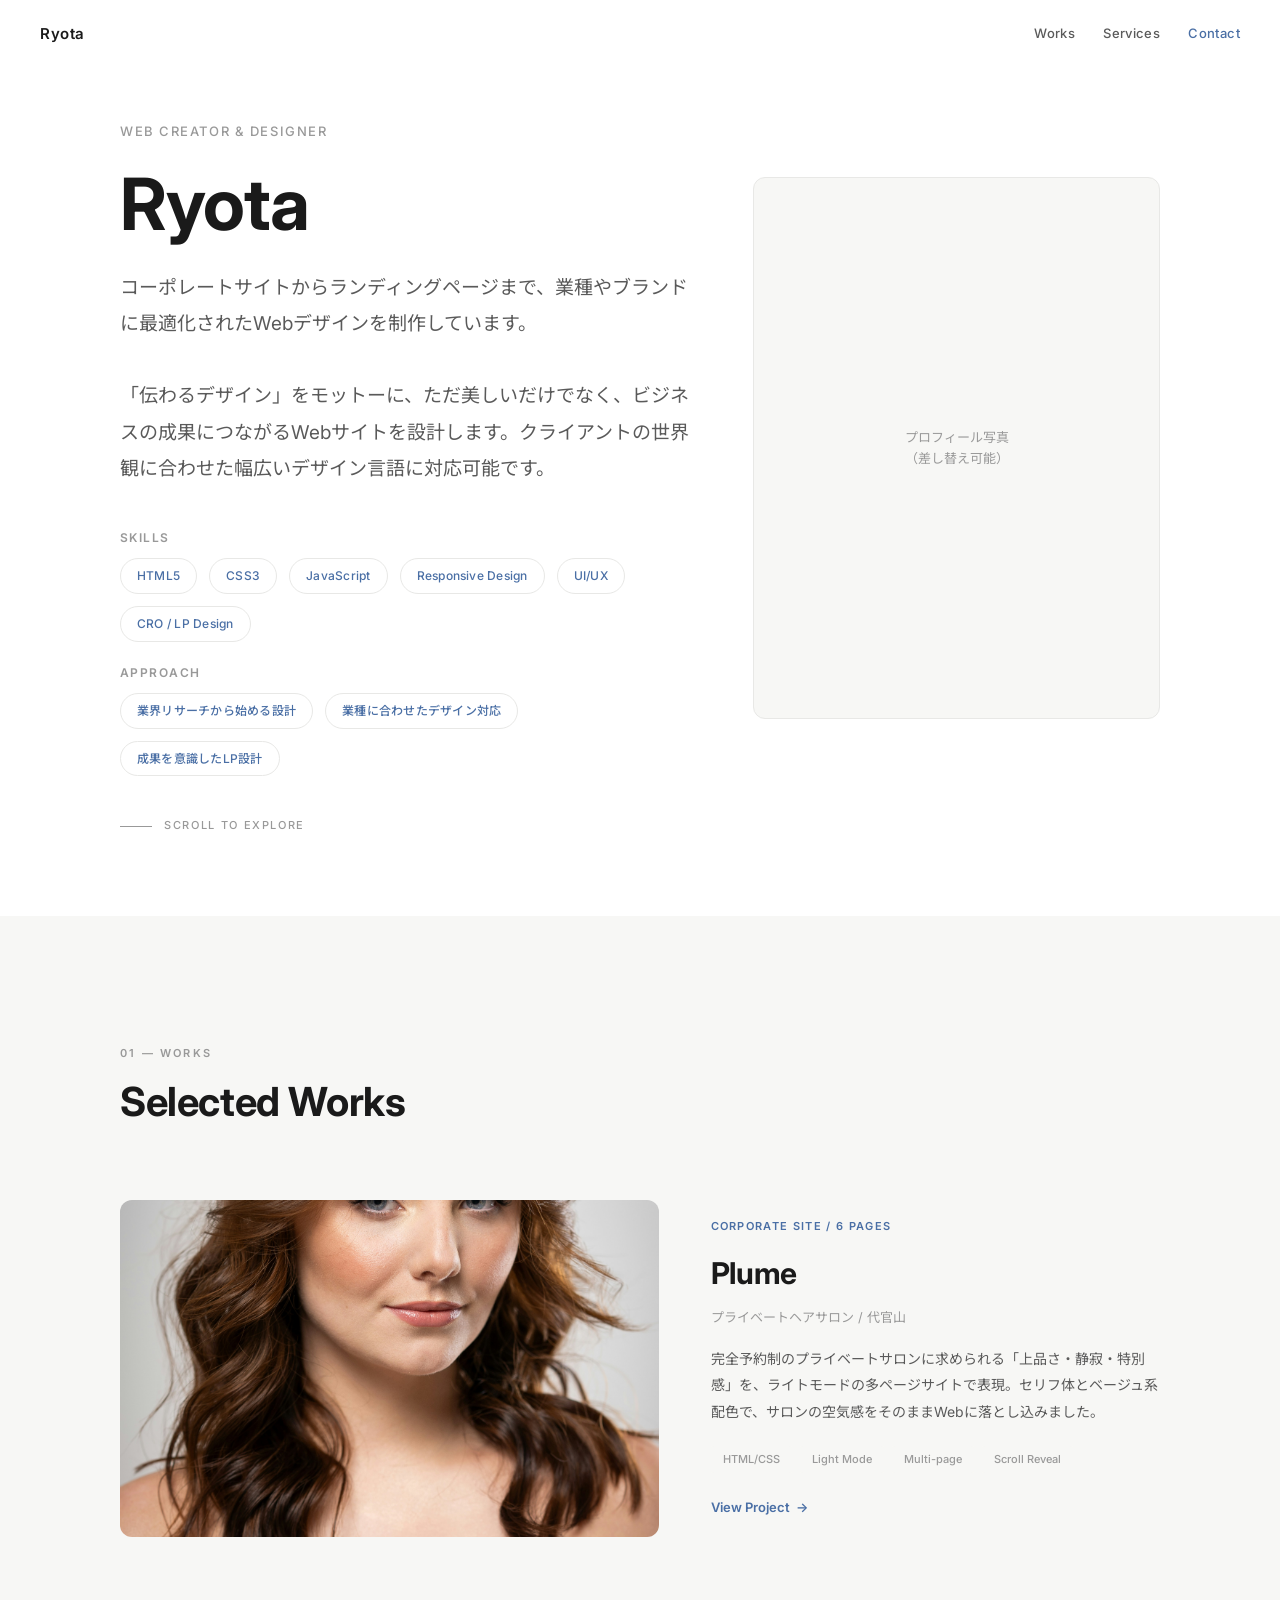
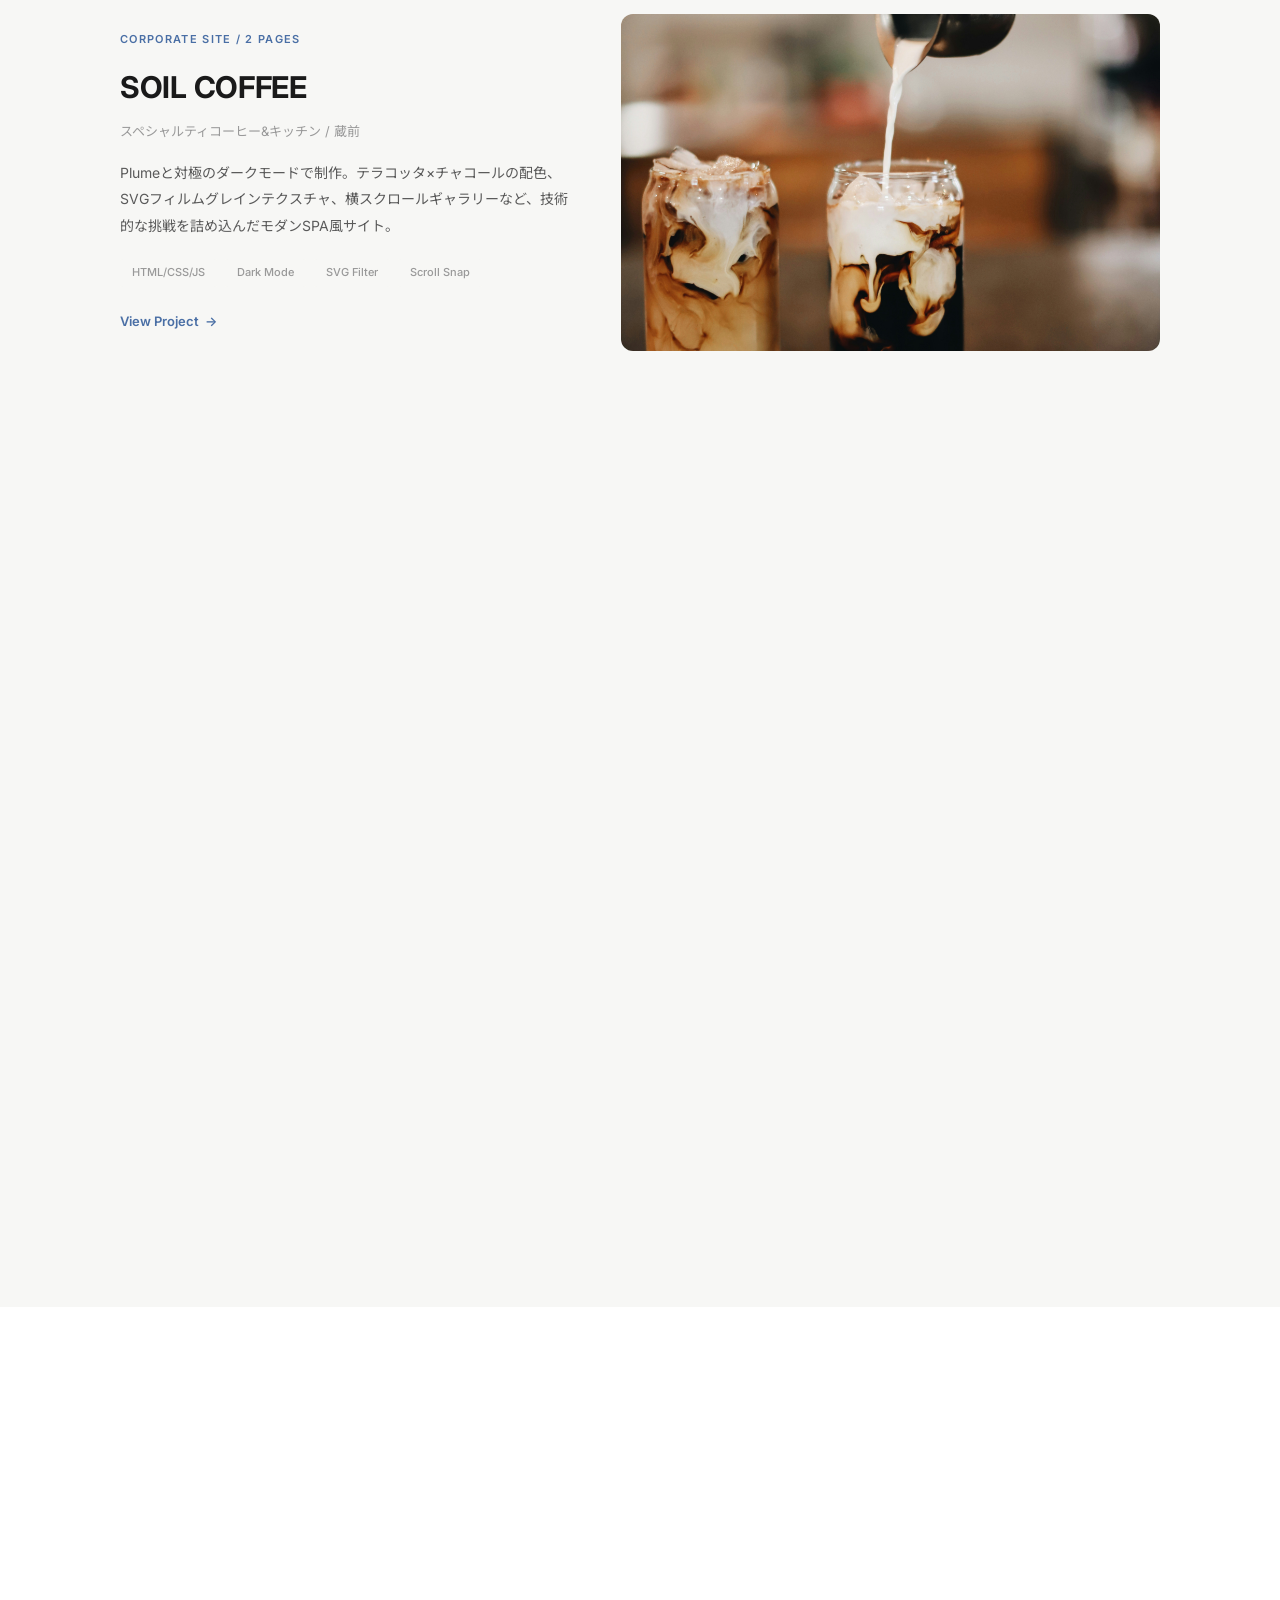
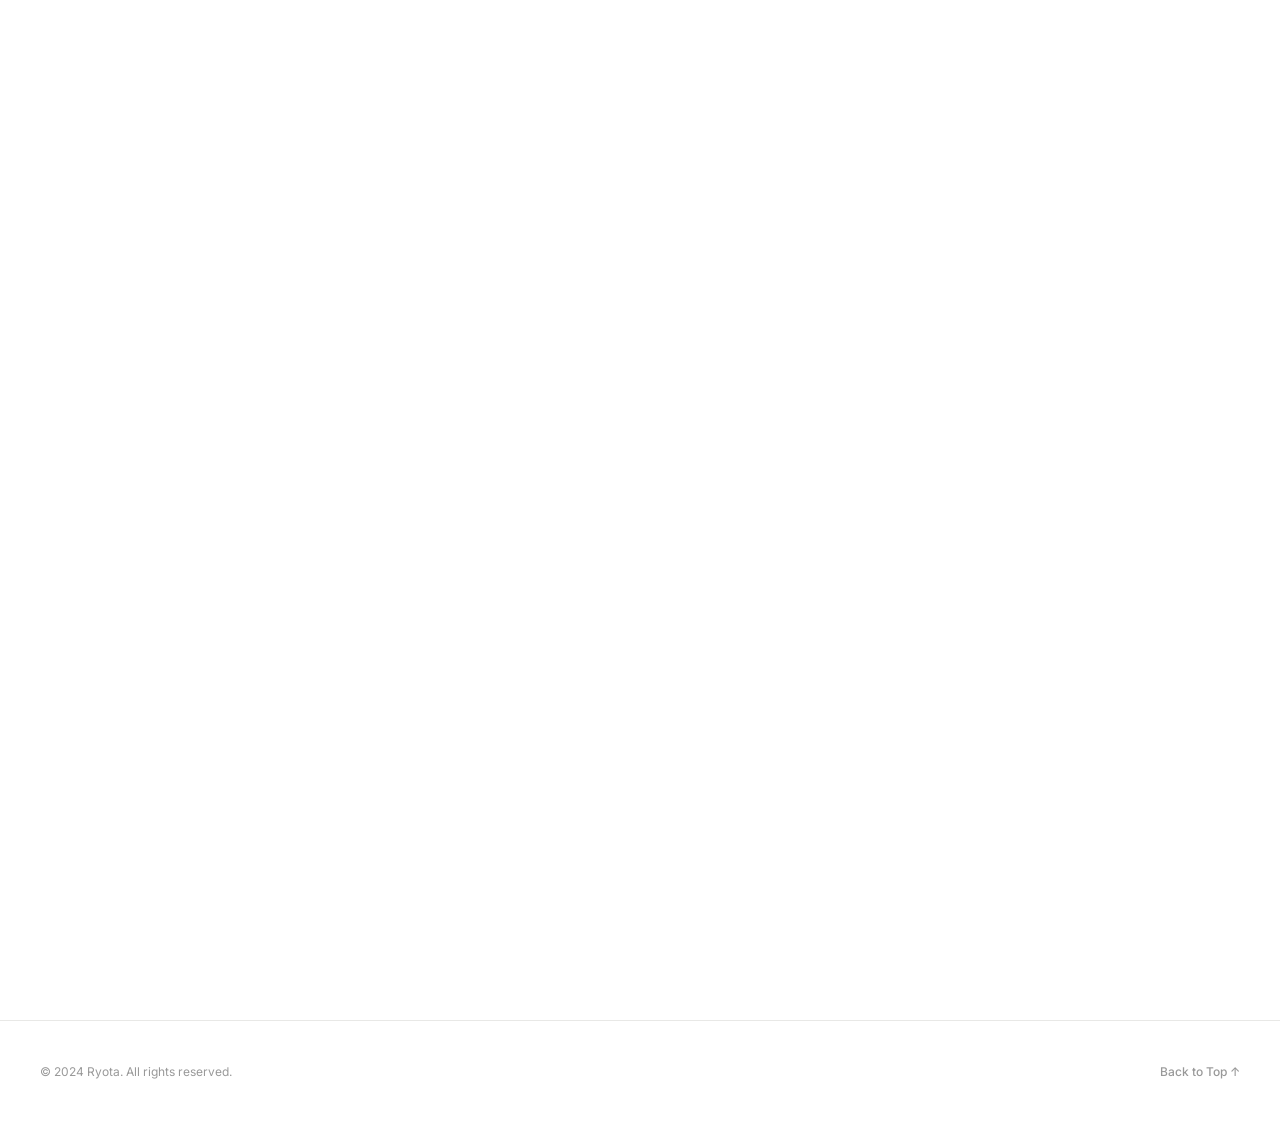
<file: index.html>
<!DOCTYPE html>
<html lang="ja">
<head>
  <meta charset="UTF-8">
  <meta name="viewport" content="width=device-width, initial-scale=1.0">
  <title>Ryota - Web Creator / Designer</title>
  <meta name="description" content="Web制作・デザインを手がけるRyotaのポートフォリオサイト。コーポレートサイトからLP制作まで、幅広い業種に対応します。">
  <link rel="preconnect" href="https://fonts.googleapis.com">
  <link rel="preconnect" href="https://fonts.gstatic.com" crossorigin>
  <link href="https://fonts.googleapis.com/css2?family=Inter:wght@400;500;600;700&family=Noto+Sans+JP:wght@400;500;600;700&display=swap" rel="stylesheet">
  <link rel="stylesheet" href="css/style.css">
</head>
<body>

<!-- ============ NAV ============ -->
<nav class="nav" id="nav">
  <span class="nav-name">Ryota</span>
  <div class="nav-links">
    <a href="#works">Works</a>
    <a href="#services">Services</a>
    <a href="#contact" class="nav-contact">Contact</a>
  </div>
</nav>

<!-- ============ HERO (About) ============ -->
<section class="hero" id="hero">
  <div class="hero-intro">
    <div class="hero-intro-text">
      <p class="hero-hello">Web Creator &amp; Designer</p>
      <h1 class="hero-name">Ryota</h1>
      <p class="hero-desc">
        コーポレートサイトからランディングページまで、業種やブランドに最適化されたWebデザインを制作しています。<br><br>
        「伝わるデザイン」をモットーに、ただ美しいだけでなく、ビジネスの成果につながるWebサイトを設計します。クライアントの世界観に合わせた幅広いデザイン言語に対応可能です。
      </p>
      <div class="hero-skills">
        <div class="hero-skills-group">
          <p class="hero-skills-title">Skills</p>
          <div class="hero-tags">
            <span class="hero-tag">HTML5</span>
            <span class="hero-tag">CSS3</span>
            <span class="hero-tag">JavaScript</span>
            <span class="hero-tag">Responsive Design</span>
            <span class="hero-tag">UI/UX</span>
            <span class="hero-tag">CRO / LP Design</span>
          </div>
        </div>
        <div class="hero-skills-group">
          <p class="hero-skills-title">Approach</p>
          <div class="hero-tags">
            <span class="hero-tag">業界リサーチから始める設計</span>
            <span class="hero-tag">業種に合わせたデザイン対応</span>
            <span class="hero-tag">成果を意識したLP設計</span>
          </div>
        </div>
      </div>
    </div>
    <div class="hero-photo">
      <p class="hero-photo-placeholder">プロフィール写真<br>（差し替え可能）</p>
    </div>
  </div>
  <p class="hero-scroll">Scroll to explore</p>
</section>

<!-- ============ WORKS ============ -->
<section class="section section-alt" id="works">
  <div class="container">
    <div class="section-header rv">
      <span class="section-num">01 &mdash; Works</span>
      <h2 class="section-title">Selected Works</h2>
    </div>
    <div class="works-grid">

      <!-- WORK 1: Plume -->
      <div class="work-item rv">
        <a href="./plume/index.html" class="work-img">
          <img src="./images/Plume/jakub-flis-eU0-jsdoGGo-unsplash.jpg" alt="Plume - プライベートヘアサロン" loading="lazy">
          <div class="work-img-overlay">
            <span class="work-img-label">View Project</span>
          </div>
        </a>
        <div class="work-info">
          <p class="work-type">Corporate Site / 6 pages</p>
          <h3 class="work-name">Plume</h3>
          <p class="work-client">プライベートヘアサロン / 代官山</p>
          <p class="work-desc">完全予約制のプライベートサロンに求められる「上品さ・静寂・特別感」を、ライトモードの多ページサイトで表現。セリフ体とベージュ系配色で、サロンの空気感をそのままWebに落とし込みました。</p>
          <div class="work-tags">
            <span class="work-tag">HTML/CSS</span>
            <span class="work-tag">Light Mode</span>
            <span class="work-tag">Multi-page</span>
            <span class="work-tag">Scroll Reveal</span>
          </div>
          <a href="./plume/index.html" class="work-link">View Project</a>
        </div>
      </div>

      <!-- WORK 2: SOIL COFFEE -->
      <div class="work-item rv">
        <a href="./soil-coffee/index.html" class="work-img">
          <img src="./images/cafe/tabitha-turner-F0Wd4djYvSA-unsplash.jpg" alt="SOIL COFFEE - スペシャルティコーヒー&キッチン" loading="lazy">
          <div class="work-img-overlay">
            <span class="work-img-label">View Project</span>
          </div>
        </a>
        <div class="work-info">
          <p class="work-type">Corporate Site / 2 pages</p>
          <h3 class="work-name">SOIL COFFEE</h3>
          <p class="work-client">スペシャルティコーヒー&キッチン / 蔵前</p>
          <p class="work-desc">Plumeと対極のダークモードで制作。テラコッタ×チャコールの配色、SVGフィルムグレインテクスチャ、横スクロールギャラリーなど、技術的な挑戦を詰め込んだモダンSPA風サイト。</p>
          <div class="work-tags">
            <span class="work-tag">HTML/CSS/JS</span>
            <span class="work-tag">Dark Mode</span>
            <span class="work-tag">SVG Filter</span>
            <span class="work-tag">Scroll Snap</span>
          </div>
          <a href="./soil-coffee/index.html" class="work-link">View Project</a>
        </div>
      </div>

      <!-- WORK 3: FORGE -->
      <div class="work-item rv">
        <a href="./gym-lp/index.html" class="work-img">
          <img src="./images/gym/vitaly-gariev-ihxOnF1T2CY-unsplash.jpg" alt="FORGE - パーソナルトレーニングジム LP" loading="lazy">
          <div class="work-img-overlay">
            <span class="work-img-label">View Project</span>
          </div>
        </a>
        <div class="work-info">
          <p class="work-type">Landing Page</p>
          <h3 class="work-name">FORGE</h3>
          <p class="work-client">パーソナルトレーニングジム / 恵比寿</p>
          <p class="work-desc">コンバージョン最適化（CRO）を徹底したLP。ネオングリーン×ブラックのハイコントラスト。カウントアップアニメーション、フロートCTA、5箇所のCTA配置で行動喚起を設計。</p>
          <div class="work-tags">
            <span class="work-tag">Landing Page</span>
            <span class="work-tag">CRO Design</span>
            <span class="work-tag">Float CTA</span>
            <span class="work-tag">Count Up</span>
          </div>
          <a href="./gym-lp/index.html" class="work-link">View Project</a>
        </div>
      </div>

      <!-- WORK 4: SORA -->
      <div class="work-item rv">
        <a href="./seitai-lp/index.html" class="work-img">
          <img src="./images/massage/diana-light-5czKnypJNwE-unsplash.jpg" alt="SORA整体院 LP" loading="lazy">
          <div class="work-img-overlay">
            <span class="work-img-label">View Project</span>
          </div>
        </a>
        <div class="work-info">
          <p class="work-type">Landing Page</p>
          <h3 class="work-name">SORA整体院</h3>
          <p class="work-client">整体院 / 自由が丘</p>
          <p class="work-desc">FORGEと同じLP形式で真逆のトーン（温かみ・安心・癒し）を実現。セージグリーンとベージュの配色で、整体院に求められる信頼感と安心感をデザインに昇華しました。</p>
          <div class="work-tags">
            <span class="work-tag">Landing Page</span>
            <span class="work-tag">Light Mode</span>
            <span class="work-tag">Natural Tone</span>
            <span class="work-tag">Trust Design</span>
          </div>
          <a href="./seitai-lp/index.html" class="work-link">View Project</a>
        </div>
      </div>

    </div>
  </div>
</section>

<!-- ============ SERVICES ============ -->
<section class="section" id="services">
  <div class="container">
    <div class="section-header rv">
      <span class="section-num">02 &mdash; Services</span>
      <h2 class="section-title">Services</h2>
    </div>
    <div class="services-grid">
      <div class="service-card rv rv-d1">
        <span class="service-icon">&#9881;</span>
        <h3 class="service-name">コーポレートサイト制作</h3>
        <p class="service-desc">企業・店舗のブランドイメージを最大限に引き出すWebサイトを設計・制作します。多ページ構成、レスポンシブ対応。</p>
      </div>
      <div class="service-card rv rv-d2">
        <span class="service-icon">&#9889;</span>
        <h3 class="service-name">LP制作</h3>
        <p class="service-desc">業界調査に基づいたCRO設計で、コンバージョンにつながるランディングページを制作。フロートCTA、心理設計を標準装備。</p>
      </div>
      <div class="service-card rv rv-d3">
        <span class="service-icon">&#9998;</span>
        <h3 class="service-name">デザイン改善</h3>
        <p class="service-desc">既存サイトのデザインリニューアル、UI改善、レスポンシブ対応などを承ります。部分的な修正も対応可能。</p>
      </div>
    </div>
  </div>
</section>

<!-- ============ CONTACT ============ -->
<section class="section" id="contact">
  <div class="container">
    <div class="contact-inner rv">
      <span class="section-num">03 &mdash; Contact</span>
      <h2 class="contact-lead">お仕事のご相談、<br>お気軽にどうぞ。</h2>
      <p class="contact-desc">
        「こんなサイトを作りたい」「まずは相談だけ」など、<br>
        どんな段階でもお気軽にご連絡ください。<br>
        24時間以内にご返信いたします。
      </p>
      <div class="contact-btns">
        <a href="mailto:hello@example.com" class="btn btn-primary btn-arrow">メールで相談する</a>
        <a href="#" class="btn btn-outline">CrowdWorksで見る</a>
      </div>
      <div class="contact-links">
        <a href="mailto:hello@example.com" class="contact-link">hello@example.com</a>
      </div>
    </div>
  </div>
</section>

<!-- ============ FOOTER ============ -->
<footer class="footer">
  <p class="footer-copy">&copy; 2024 Ryota. All rights reserved.</p>
  <a href="#hero" class="footer-top">Back to Top &uarr;</a>
</footer>

<!-- ============ SCRIPTS ============ -->
<script>
(function() {
  // Nav scroll
  var nav = document.getElementById('nav');
  window.addEventListener('scroll', function() {
    nav.classList.toggle('scrolled', window.scrollY > 40);
  }, { passive: true });

  // Scroll reveal
  var rvEls = document.querySelectorAll('.rv');
  var obs = new IntersectionObserver(function(entries) {
    entries.forEach(function(e) {
      if (e.isIntersecting) { e.target.classList.add('visible'); obs.unobserve(e.target); }
    });
  }, { threshold: 0.08 });
  rvEls.forEach(function(el) { obs.observe(el); });

  // Smooth scroll
  document.querySelectorAll('a[href^="#"]').forEach(function(a) {
    a.addEventListener('click', function(e) {
      var t = document.querySelector(this.getAttribute('href'));
      if (t) { e.preventDefault(); t.scrollIntoView({ behavior: 'smooth', block: 'start' }); }
    });
  });
})();
</script>

</body>
</html>
</file>
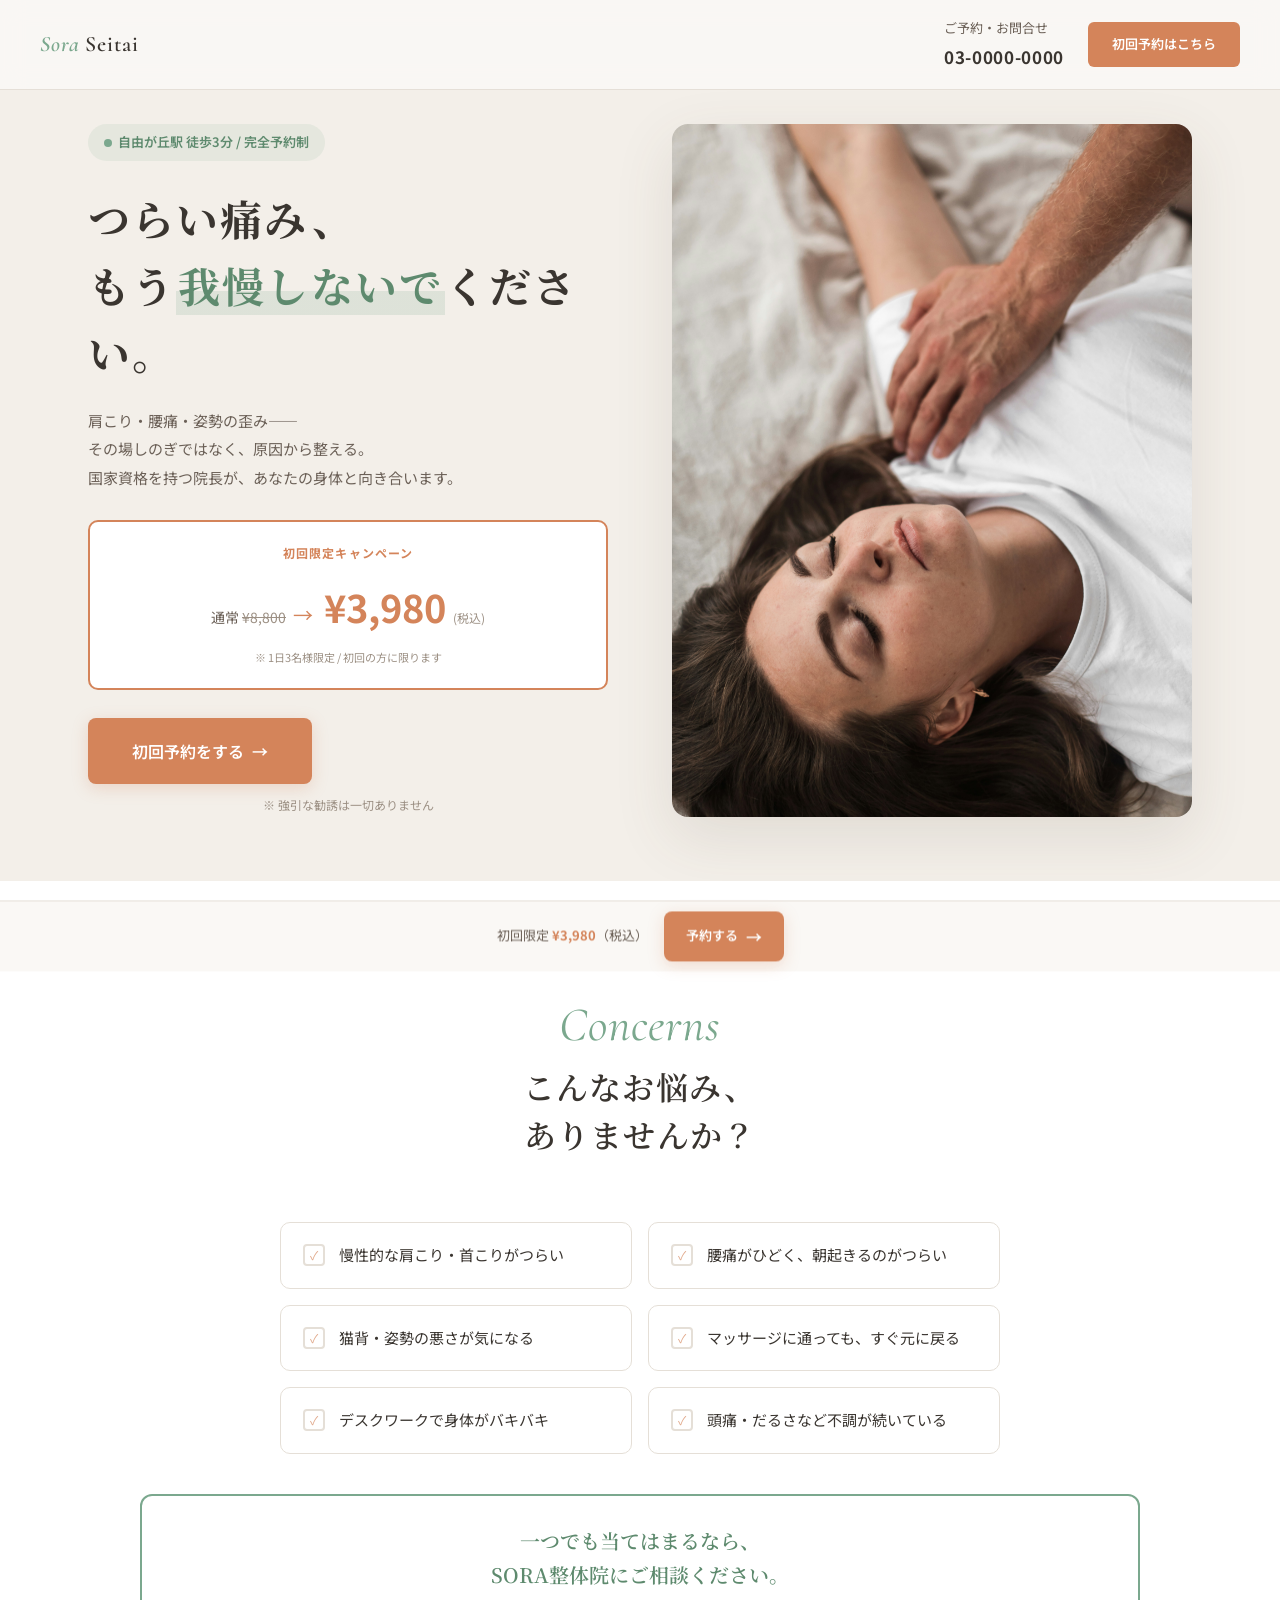
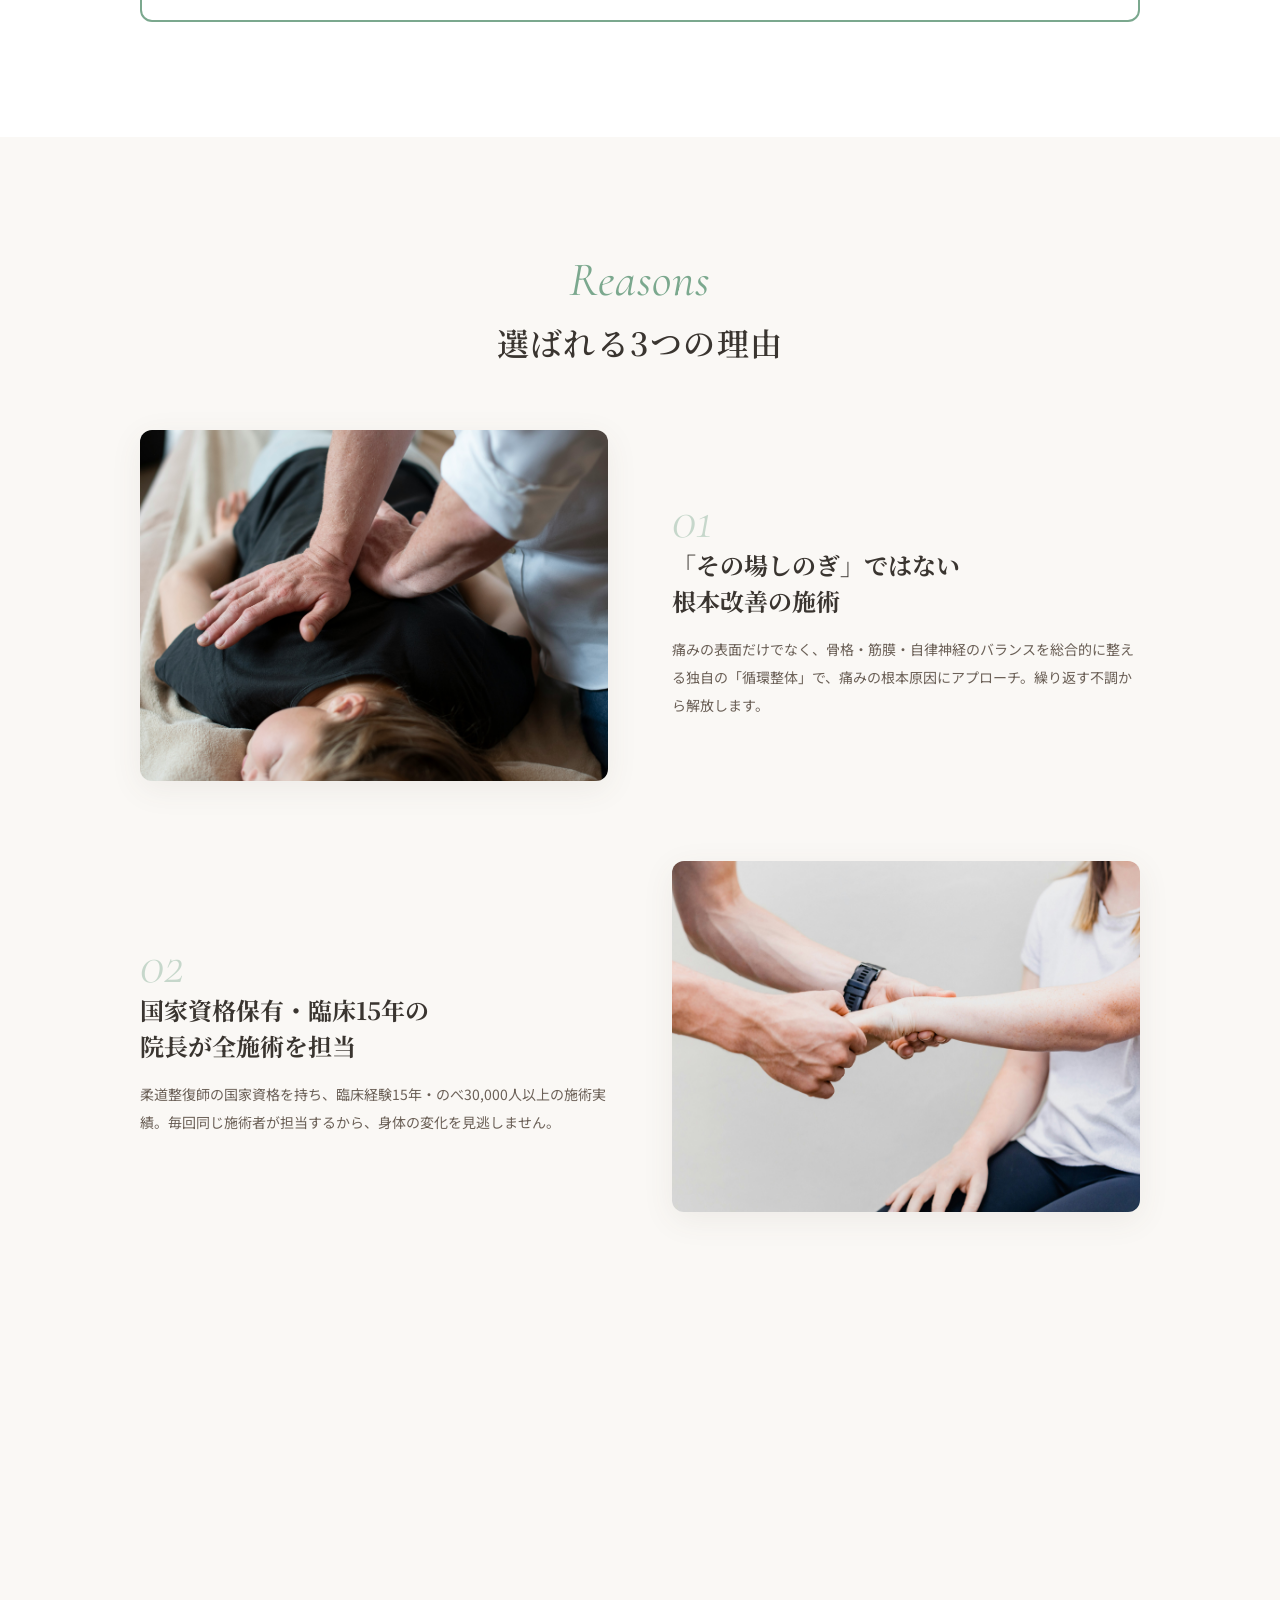
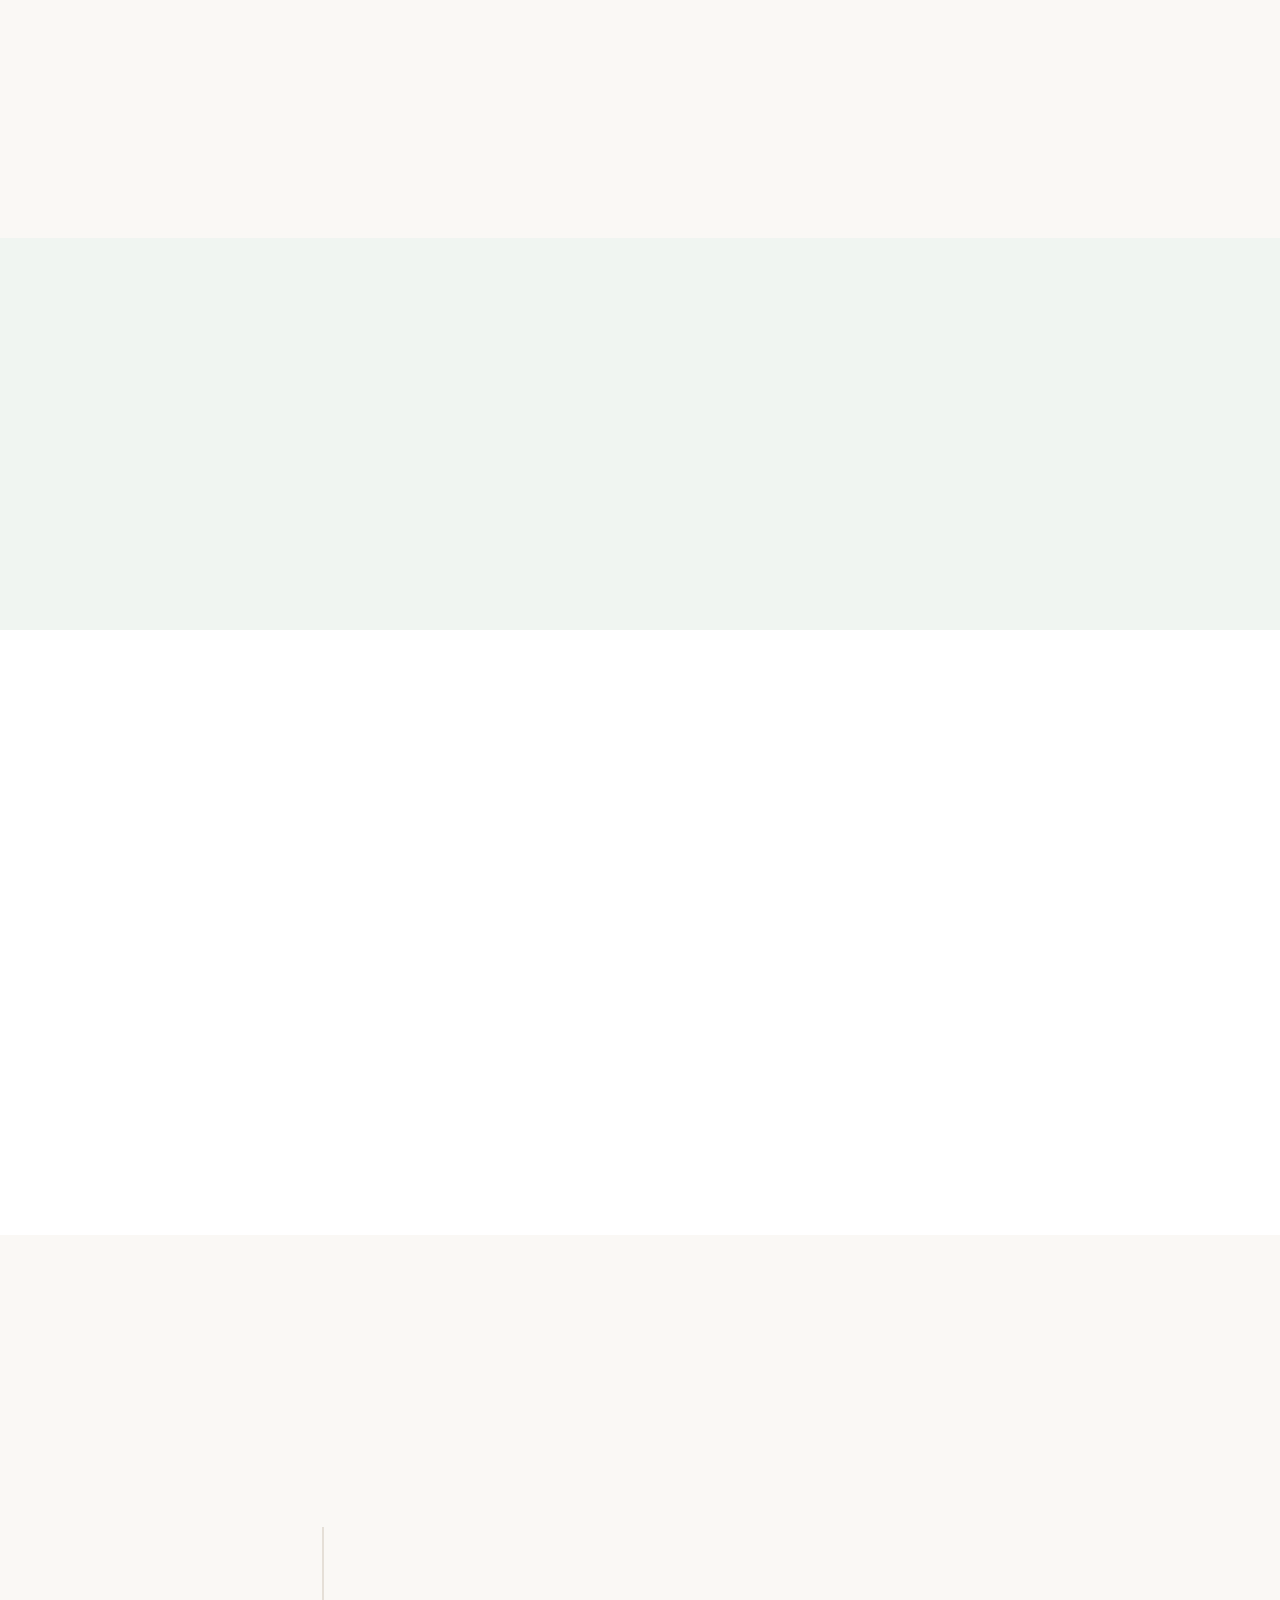
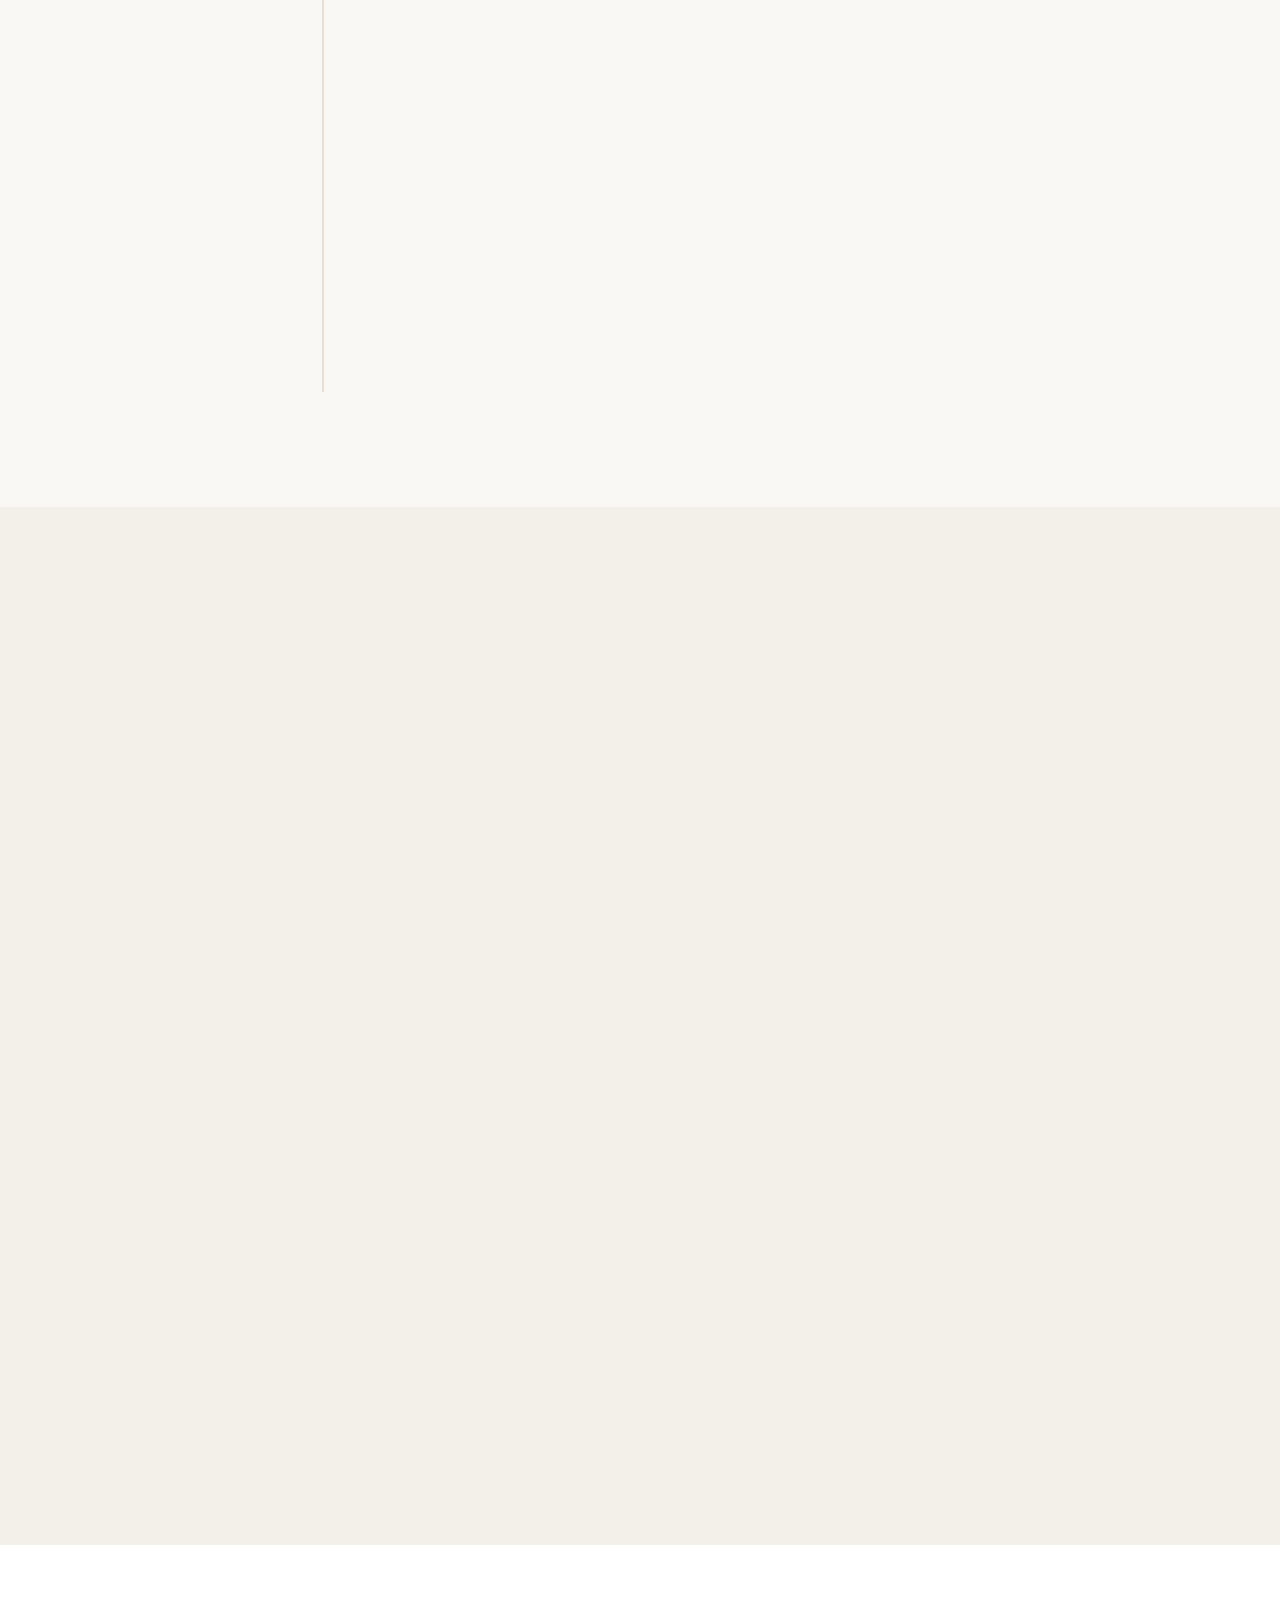
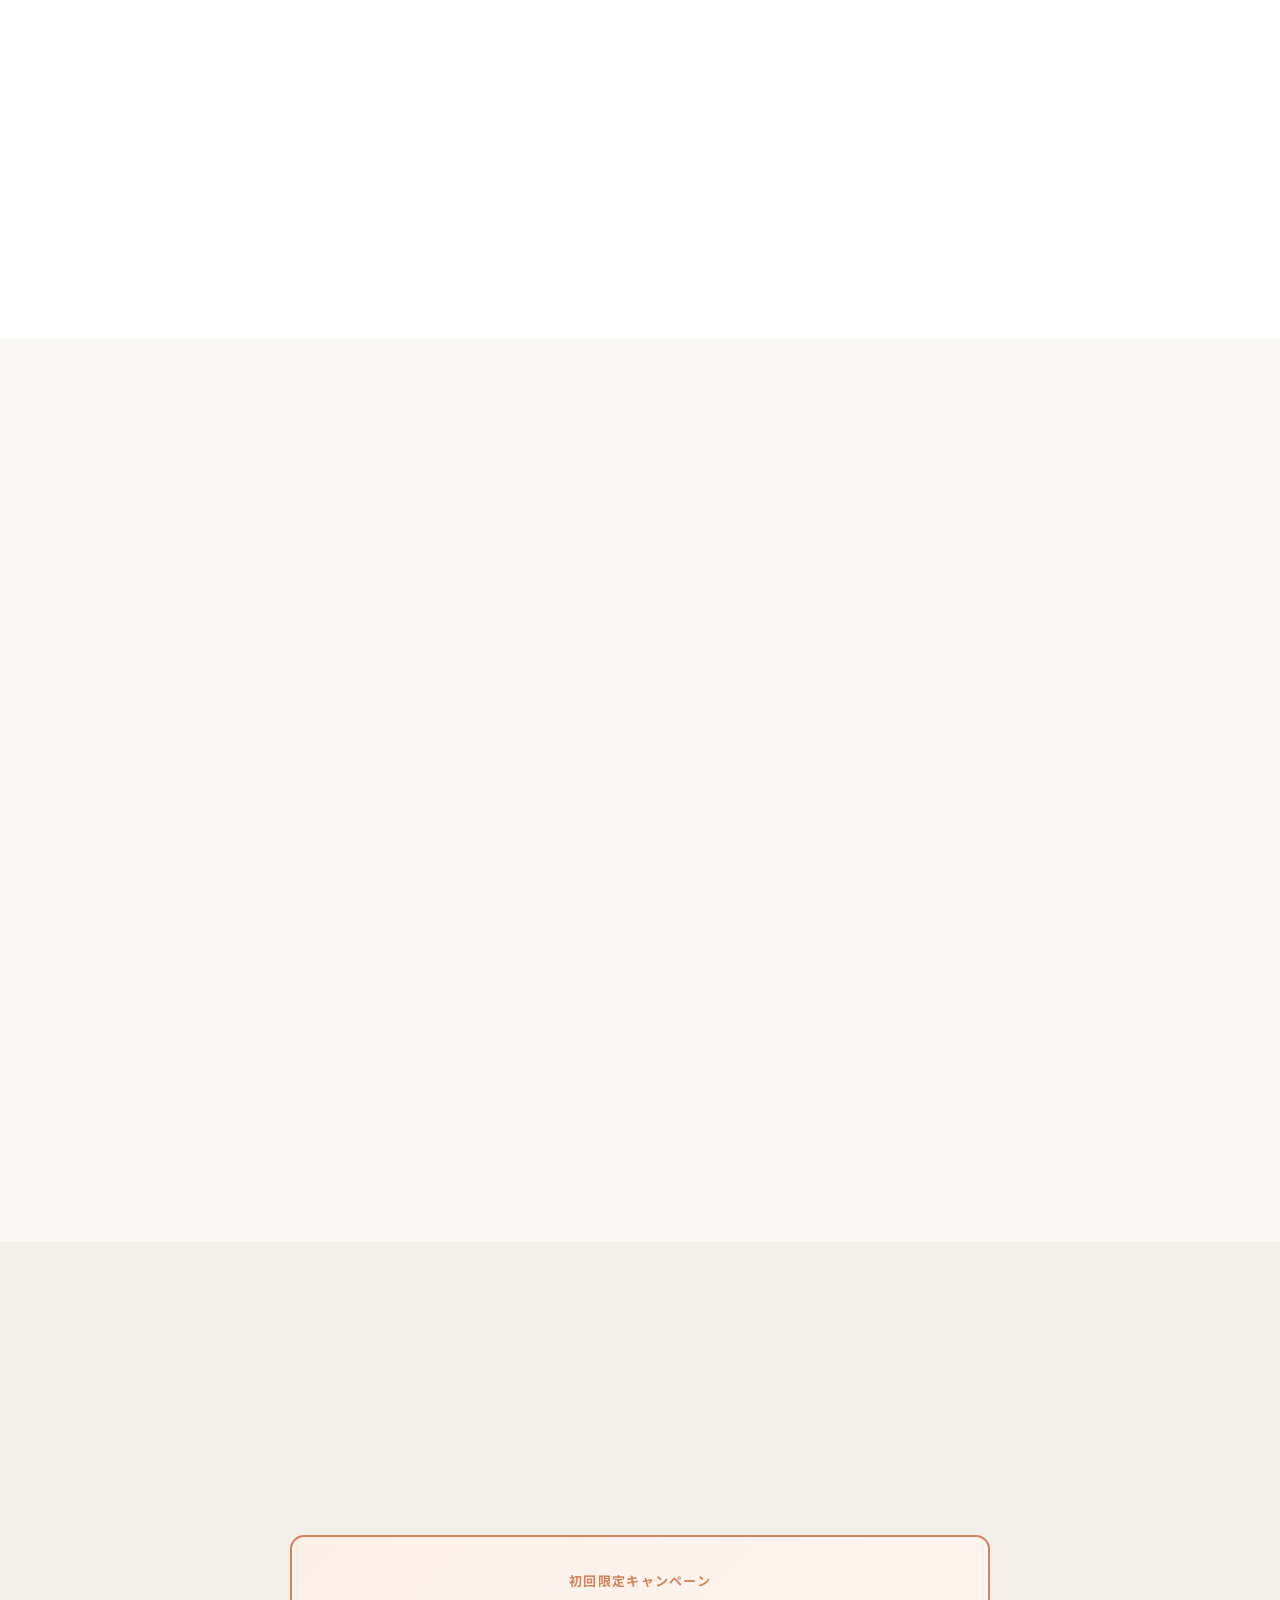
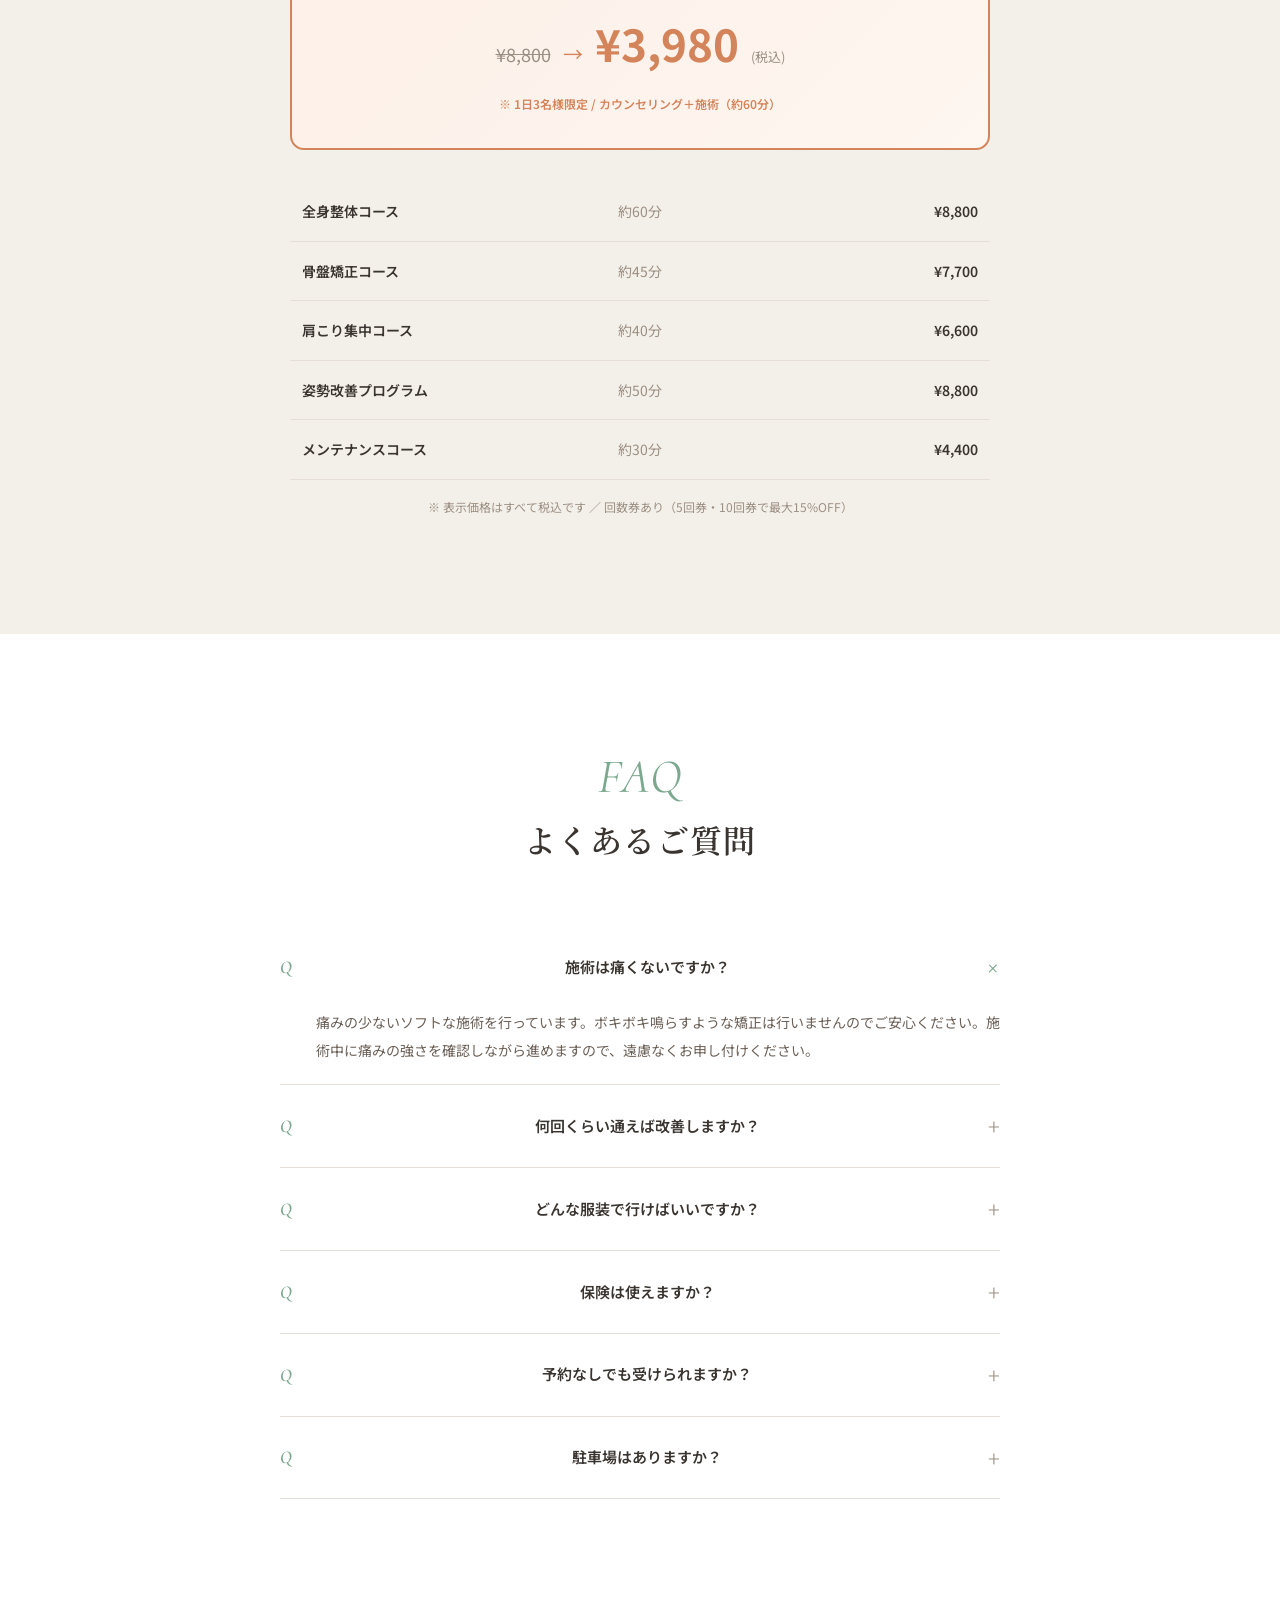
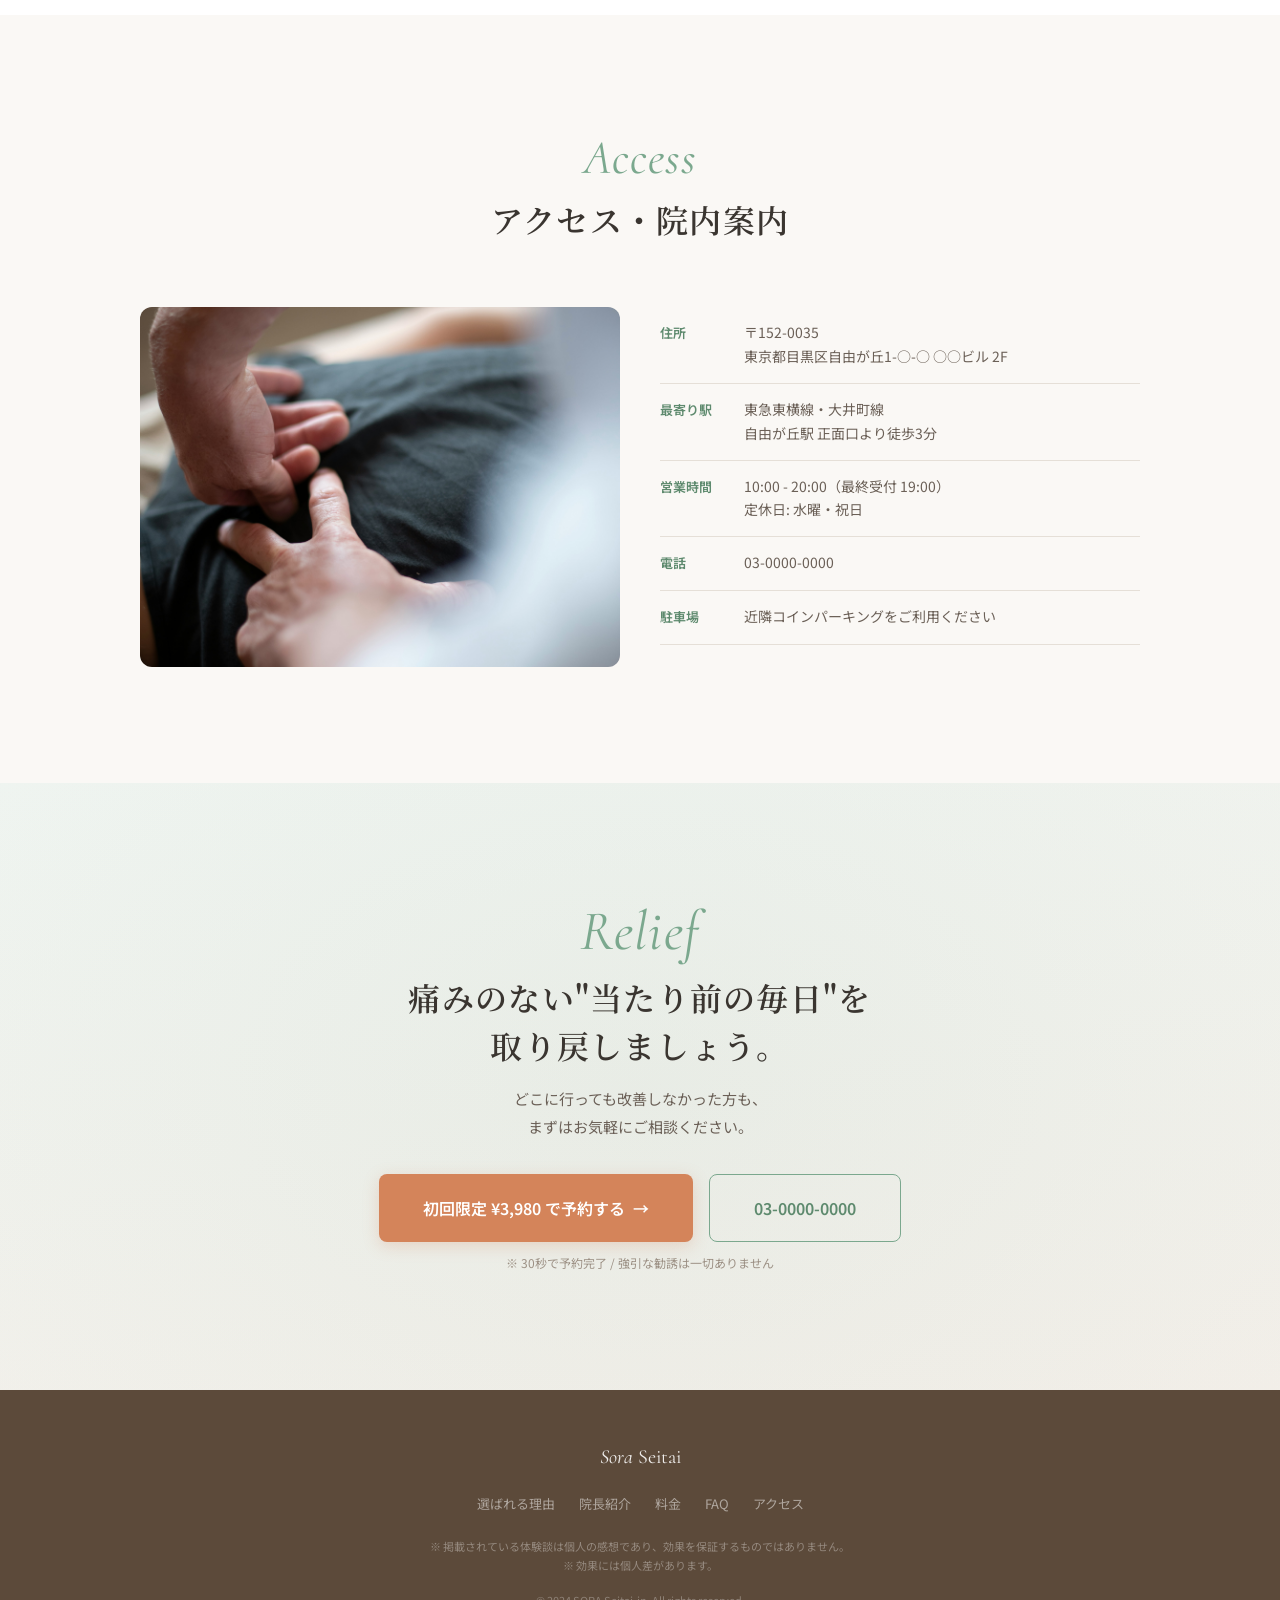
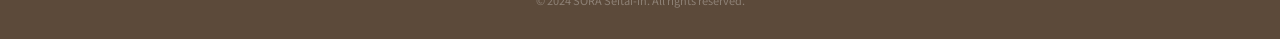
<file: seitai-lp/index.html>
<!DOCTYPE html>
<html lang="ja">
<head>
  <meta charset="UTF-8">
  <meta name="viewport" content="width=device-width, initial-scale=1.0">
  <title>SORA整体院 | 自由が丘 - つらい肩こり・腰痛を根本から改善</title>
  <meta name="description" content="自由が丘のSORA整体院。国家資格保有の院長が、肩こり・腰痛・姿勢の悩みを根本改善。完全予約制・初回限定3,980円。">
  <link rel="preconnect" href="https://fonts.googleapis.com">
  <link rel="preconnect" href="https://fonts.gstatic.com" crossorigin>
  <link href="https://fonts.googleapis.com/css2?family=Cormorant:ital,wght@0,400;0,600;1,400;1,600&family=Noto+Sans+JP:wght@400;500;600;700&family=Noto+Serif+JP:wght@400;600;700&display=swap" rel="stylesheet">
  <link rel="stylesheet" href="css/style.css">
</head>
<body>

<!-- ============ NAV ============ -->
<nav class="nav" id="nav">
  <a href="#" class="nav-logo"><em>Sora</em> Seitai</a>
  <div class="nav-right">
    <div class="nav-tel">
      <span>ご予約・お問合せ</span><br>
      <strong>03-0000-0000</strong>
    </div>
    <a href="#cta-final" class="nav-cta-btn">初回予約はこちら</a>
  </div>
</nav>

<!-- ============ HERO ============ -->
<section class="hero" id="hero">
  <div class="hero-grid">
    <div class="hero-text">
      <span class="hero-badge">自由が丘駅 徒歩3分 / 完全予約制</span>
      <h1 class="hero-catch">
        つらい痛み、<br>
        もう<span class="em">我慢しないで</span>ください。
      </h1>
      <p class="hero-sub">
        肩こり・腰痛・姿勢の歪み——<br>
        その場しのぎではなく、原因から整える。<br>
        国家資格を持つ院長が、あなたの身体と向き合います。
      </p>
      <div class="hero-offer">
        <p class="hero-offer-label">初回限定キャンペーン</p>
        <p class="hero-offer-price">
          通常 <span class="old">¥8,800</span>
          <span style="color:var(--cta);font-size:20px;margin:0 4px;">→</span>
          <span class="new">¥3,980</span>
          <span class="tax">(税込)</span>
        </p>
        <p class="hero-offer-note">※ 1日3名様限定 / 初回の方に限ります</p>
      </div>
      <a href="#cta-final" class="btn btn-cta btn-lg btn-arrow">初回予約をする</a>
      <span class="btn-micro">※ 強引な勧誘は一切ありません</span>
    </div>
    <div class="hero-img">
      <img src="../images/massage/diana-light-5czKnypJNwE-unsplash.jpg" alt="SORA整体院の施術風景" width="800" height="1067" fetchpriority="high">
    </div>
  </div>
</section>

<!-- ============ CONCERNS ============ -->
<section class="section section-white" id="concerns">
  <div class="container">
    <div class="section-header rv">
      <span class="label-en">Concerns</span>
      <h2 class="hdg-section">こんなお悩み、<br class="sp-only">ありませんか？</h2>
    </div>
    <div class="concerns-grid">
      <div class="concern-item rv rv-d1">
        <span class="concern-check"></span>
        <span>慢性的な肩こり・首こりがつらい</span>
      </div>
      <div class="concern-item rv rv-d2">
        <span class="concern-check"></span>
        <span>腰痛がひどく、朝起きるのがつらい</span>
      </div>
      <div class="concern-item rv rv-d1">
        <span class="concern-check"></span>
        <span>猫背・姿勢の悪さが気になる</span>
      </div>
      <div class="concern-item rv rv-d2">
        <span class="concern-check"></span>
        <span>マッサージに通っても、すぐ元に戻る</span>
      </div>
      <div class="concern-item rv rv-d1">
        <span class="concern-check"></span>
        <span>デスクワークで身体がバキバキ</span>
      </div>
      <div class="concern-item rv rv-d2">
        <span class="concern-check"></span>
        <span>頭痛・だるさなど不調が続いている</span>
      </div>
    </div>
    <div class="concerns-resolve rv">
      <p>一つでも当てはまるなら、<br>SORA整体院にご相談ください。</p>
    </div>
  </div>
</section>

<!-- ============ REASONS ============ -->
<section class="section" id="reasons">
  <div class="container">
    <div class="section-header rv">
      <span class="label-en">Reasons</span>
      <h2 class="hdg-section">選ばれる3つの理由</h2>
    </div>
    <div class="reasons-list">
      <div class="reason-row rv">
        <div class="reason-img">
          <img src="../images/massage/edward-muntinga-Qcl0YqqGwus-unsplash.jpg" alt="根本改善の施術" loading="lazy">
        </div>
        <div>
          <span class="reason-num">01</span>
          <h3 class="reason-title">「その場しのぎ」ではない<br>根本改善の施術</h3>
          <p class="reason-text">痛みの表面だけでなく、骨格・筋膜・自律神経のバランスを総合的に整える独自の「循環整体」で、痛みの根本原因にアプローチ。繰り返す不調から解放します。</p>
        </div>
      </div>
      <div class="reason-row rv">
        <div class="reason-img">
          <img src="../images/massage/sincerely-media-qzmPDJJOz4c-unsplash.jpg" alt="国家資格保有の院長" loading="lazy">
        </div>
        <div>
          <span class="reason-num">02</span>
          <h3 class="reason-title">国家資格保有・臨床15年の<br>院長が全施術を担当</h3>
          <p class="reason-text">柔道整復師の国家資格を持ち、臨床経験15年・のべ30,000人以上の施術実績。毎回同じ施術者が担当するから、身体の変化を見逃しません。</p>
        </div>
      </div>
      <div class="reason-row rv">
        <div class="reason-img">
          <img src="../images/massage/sincerely-media-CexT3n-04iw-unsplash.jpg" alt="丁寧なカウンセリング" loading="lazy">
        </div>
        <div>
          <span class="reason-num">03</span>
          <h3 class="reason-title">一人ひとりに寄り添う<br>完全予約制・丁寧なカウンセリング</h3>
          <p class="reason-text">お悩みや生活習慣を丁寧にヒアリングし、あなただけの施術プランを組み立てます。完全予約制なので待ち時間ゼロ、プライベートな空間でリラックスして施術を受けられます。</p>
        </div>
      </div>
    </div>
  </div>
</section>

<!-- ============ CTA 1 ============ -->
<section class="cta-band section-green">
  <div class="container rv">
    <span class="label-en" style="font-size:36px;">First Step</span>
    <p class="hdg-sub">まずは、お気軽にご相談ください。</p>
    <p class="desc">初回の方は特別価格でお試しいただけます。</p>
    <a href="#cta-final" class="btn btn-cta btn-lg btn-arrow">初回限定 ¥3,980 で予約する</a>
    <span class="btn-micro">※ 当日予約OK / 30秒で予約完了</span>
  </div>
</section>

<!-- ============ NUMBERS ============ -->
<section class="section section-white" id="numbers">
  <div class="container">
    <div class="section-header rv">
      <span class="label-en">Evidence</span>
      <h2 class="hdg-section">数字で見る、SORA整体院</h2>
    </div>
    <div class="numbers-row">
      <div class="number-card rv rv-d1">
        <div class="number-val" data-count="30000">0</div>
        <div class="number-unit">人以上</div>
        <div class="number-label">累計施術実績</div>
      </div>
      <div class="number-card rv rv-d2">
        <div class="number-val" data-count="96.8" data-decimal="1">0</div>
        <div class="number-unit">%</div>
        <div class="number-label">改善実感率</div>
      </div>
      <div class="number-card rv rv-d3">
        <div class="number-val" data-count="15">0</div>
        <div class="number-unit">年</div>
        <div class="number-label">臨床経験</div>
      </div>
    </div>
  </div>
</section>

<!-- ============ FLOW ============ -->
<section class="section" id="flow">
  <div class="container">
    <div class="section-header rv">
      <span class="label-en">Flow</span>
      <h2 class="hdg-section">施術の流れ</h2>
    </div>
    <div class="flow-list">
      <div class="flow-step rv">
        <div class="flow-num">01</div>
        <div class="flow-body">
          <p class="flow-title">ご予約・ご来院</p>
          <p class="flow-desc">お電話またはWebから予約。自由が丘駅から徒歩3分。完全予約制なのでお待たせしません。</p>
        </div>
      </div>
      <div class="flow-step rv">
        <div class="flow-num">02</div>
        <div class="flow-body">
          <p class="flow-title">カウンセリング・検査</p>
          <p class="flow-desc">お悩みや生活習慣を丁寧にヒアリング。姿勢分析・可動域チェックで現在の身体の状態を把握します。</p>
        </div>
      </div>
      <div class="flow-step rv">
        <div class="flow-num">03</div>
        <div class="flow-body">
          <p class="flow-title">施術</p>
          <p class="flow-desc">検査結果に基づき、あなたに合った施術を行います。骨格調整・筋膜リリース・自律神経の調整を組み合わせた独自の「循環整体」。痛みの少ないソフトな施術です。</p>
        </div>
      </div>
      <div class="flow-step rv">
        <div class="flow-num">04</div>
        <div class="flow-body">
          <p class="flow-title">アフターカウンセリング</p>
          <p class="flow-desc">施術後の身体の変化を確認。今後の施術計画と、ご自宅でできるセルフケアをお伝えします。</p>
        </div>
      </div>
    </div>
  </div>
</section>

<!-- ============ VOICE ============ -->
<section class="section section-warm" id="voice">
  <div class="container">
    <div class="section-header rv">
      <span class="label-en">Voice</span>
      <h2 class="hdg-section">患者さまの声</h2>
    </div>
    <div class="voice-grid">
      <div class="voice-card rv rv-d1">
        <div class="voice-top">
          <div class="voice-avatar">Y.T</div>
          <div>
            <p class="voice-name">Y.T. さん</p>
            <p class="voice-info">30代女性 / デスクワーク</p>
          </div>
        </div>
        <span class="voice-symptom">慢性肩こり・頭痛</span>
        <p class="voice-text">10年以上悩んでいた肩こりと頭痛が、3回目の施術後から驚くほど楽になりました。原因が姿勢の歪みにあったと初めて知り、セルフケアも教えていただいて日常的に意識できるようになりました。</p>
        <p class="voice-stars">&#9733;&#9733;&#9733;&#9733;&#9733;</p>
      </div>
      <div class="voice-card rv rv-d2">
        <div class="voice-top">
          <div class="voice-avatar">K.S</div>
          <div>
            <p class="voice-name">K.S. さん</p>
            <p class="voice-info">40代男性 / 会社員</p>
          </div>
        </div>
        <span class="voice-symptom">腰痛・坐骨神経痛</span>
        <p class="voice-text">整形外科で「異常なし」と言われた腰痛が、こちらでは骨盤の歪みが原因だと見抜いてくれました。4回通った今、朝の痛みがほぼなくなりました。丁寧な説明も安心できます。</p>
        <p class="voice-stars">&#9733;&#9733;&#9733;&#9733;&#9733;</p>
      </div>
      <div class="voice-card rv rv-d1">
        <div class="voice-top">
          <div class="voice-avatar">M.A</div>
          <div>
            <p class="voice-name">M.A. さん</p>
            <p class="voice-info">50代女性 / 主婦</p>
          </div>
        </div>
        <span class="voice-symptom">猫背・全身のだるさ</span>
        <p class="voice-text">姿勢が悪くなっているのは自覚していましたが、自律神経まで影響していたとは。施術を受けた日は本当によく眠れます。先生が毎回同じ方なのも安心です。</p>
        <p class="voice-stars">&#9733;&#9733;&#9733;&#9733;&#9733;</p>
      </div>
      <div class="voice-card rv rv-d2">
        <div class="voice-top">
          <div class="voice-avatar">R.I</div>
          <div>
            <p class="voice-name">R.I. さん</p>
            <p class="voice-info">20代女性 / エンジニア</p>
          </div>
        </div>
        <span class="voice-symptom">首こり・眼精疲労</span>
        <p class="voice-text">プログラマーで毎日画面に向かっているので首と目がつらかったです。完全予約制で静かな空間なのがありがたい。3週間に1回のペースで通っていますが、疲れ方が全然違います。</p>
        <p class="voice-stars">&#9733;&#9733;&#9733;&#9733;&#9733;</p>
      </div>
    </div>
    <p class="text-center text-muted rv" style="margin-top:20px;font-size:12px;">※ 個人の感想であり、効果を保証するものではありません</p>
  </div>
</section>

<!-- ============ CTA 2 ============ -->
<section class="cta-band section-white">
  <div class="container rv">
    <span class="label-en" style="font-size:36px;">Relief</span>
    <p class="hdg-sub">痛みのない毎日を、<br>取り戻しませんか。</p>
    <p class="desc">初回限定価格で、まずはお試しください。</p>
    <div style="display:flex;justify-content:center;gap:16px;flex-wrap:wrap;">
      <a href="#cta-final" class="btn btn-cta btn-lg btn-arrow">初回 ¥3,980 で予約する</a>
      <a href="tel:0300000000" class="btn btn-outline-green btn-lg">03-0000-0000</a>
    </div>
  </div>
</section>

<!-- ============ DIRECTOR ============ -->
<section class="section" id="director">
  <div class="container">
    <div class="section-header rv">
      <span class="label-en">Director</span>
      <h2 class="hdg-section">院長紹介</h2>
    </div>
    <div class="director-grid">
      <div class="director-img rv">
        <img src="../images/massage/lucia-navarrete-y3tR4_mn6es-unsplash.jpg" alt="院長 藤原 悠" loading="lazy">
      </div>
      <div class="rv rv-d2">
        <p class="director-role">院長 / Chief Director</p>
        <h3 class="director-name">藤原 悠</h3>
        <p class="director-name-en">Yu Fujiwara</p>
        <div class="director-certs">
          <span class="director-cert">柔道整復師（国家資格）</span>
          <span class="director-cert">日本カイロプラクティック学会認定</span>
          <span class="director-cert">臨床経験15年</span>
        </div>
        <p class="director-bio">
          大学で運動生理学を専攻後、柔道整復師の国家資格を取得。整形外科・大手整体チェーン・スポーツ整体院での勤務を経て、2019年にSORA整体院を開院。<br><br>
          「痛みを取るだけでなく、痛みの出ない身体をつくる」を理念に、のべ30,000人以上の施術を行ってきました。骨格・筋膜・自律神経を総合的に整える独自の「循環整体」は、多くの患者さまから改善の声をいただいています。
        </p>
        <div class="director-message">
          「身体のつらさを我慢し続ける必要はありません。<br>どこに行っても改善しなかった方も、ぜひ一度ご相談ください。あなたの"当たり前の日常"を取り戻すお手伝いをします。」
        </div>
      </div>
    </div>
  </div>
</section>

<!-- ============ PRICING ============ -->
<section class="section section-warm" id="pricing">
  <div class="container">
    <div class="section-header rv">
      <span class="label-en">Price</span>
      <h2 class="hdg-section">料金案内</h2>
    </div>
    <div class="price-table-wrap">
      <div class="price-highlight rv">
        <p class="price-highlight-label">初回限定キャンペーン</p>
        <div class="price-highlight-row">
          <span class="price-old">¥8,800</span>
          <span class="price-arrow">&rarr;</span>
          <span class="price-new">¥3,980</span>
          <span class="price-tax">(税込)</span>
        </div>
        <p class="price-limit">※ 1日3名様限定 / カウンセリング＋施術（約60分）</p>
      </div>
      <table class="price-menu rv">
        <tr>
          <th>全身整体コース</th>
          <td>約60分</td>
          <td>¥8,800</td>
        </tr>
        <tr>
          <th>骨盤矯正コース</th>
          <td>約45分</td>
          <td>¥7,700</td>
        </tr>
        <tr>
          <th>肩こり集中コース</th>
          <td>約40分</td>
          <td>¥6,600</td>
        </tr>
        <tr>
          <th>姿勢改善プログラム</th>
          <td>約50分</td>
          <td>¥8,800</td>
        </tr>
        <tr>
          <th>メンテナンスコース</th>
          <td>約30分</td>
          <td>¥4,400</td>
        </tr>
      </table>
      <p class="price-note rv">※ 表示価格はすべて税込です ／ 回数券あり（5回券・10回券で最大15%OFF）</p>
    </div>
  </div>
</section>

<!-- ============ FAQ ============ -->
<section class="section section-white" id="faq">
  <div class="container">
    <div class="section-header rv">
      <span class="label-en">FAQ</span>
      <h2 class="hdg-section">よくあるご質問</h2>
    </div>
    <div class="faq-list">
      <details class="faq-item rv" open>
        <summary>施術は痛くないですか？</summary>
        <div class="faq-answer">痛みの少ないソフトな施術を行っています。ボキボキ鳴らすような矯正は行いませんのでご安心ください。施術中に痛みの強さを確認しながら進めますので、遠慮なくお申し付けください。</div>
      </details>
      <details class="faq-item rv">
        <summary>何回くらい通えば改善しますか？</summary>
        <div class="faq-answer">症状や身体の状態により個人差がありますが、多くの方が3〜5回の施術で改善を実感されています。初回のカウンセリングでおおよその施術計画をお伝えします。</div>
      </details>
      <details class="faq-item rv">
        <summary>どんな服装で行けばいいですか？</summary>
        <div class="faq-answer">動きやすい服装でお越しください。お着替えのご用意もありますので、お仕事帰りにスーツのままお越しいただいても大丈夫です。</div>
      </details>
      <details class="faq-item rv">
        <summary>保険は使えますか？</summary>
        <div class="faq-answer">当院は自費施術のみとなっております。保険適用ではありませんが、その分一人ひとりに合わせた丁寧な施術を提供しております。</div>
      </details>
      <details class="faq-item rv">
        <summary>予約なしでも受けられますか？</summary>
        <div class="faq-answer">完全予約制となっておりますので、事前のご予約をお願いいたします。当日予約にも対応しておりますので、お電話またはWebからお気軽にご予約ください。</div>
      </details>
      <details class="faq-item rv">
        <summary>駐車場はありますか？</summary>
        <div class="faq-answer">専用駐車場のご用意はございませんが、近隣にコインパーキングが複数ございます。自由が丘駅から徒歩3分ですので、電車でのご来院が便利です。</div>
      </details>
    </div>
  </div>
</section>

<!-- ============ ACCESS ============ -->
<section class="section" id="access">
  <div class="container">
    <div class="section-header rv">
      <span class="label-en">Access</span>
      <h2 class="hdg-section">アクセス・院内案内</h2>
    </div>
    <div class="access-layout">
      <div class="access-img rv">
        <img src="../images/massage/edward-muntinga-YidaiQHHmlM-unsplash.jpg" alt="SORA整体院 施術室" loading="lazy">
      </div>
      <div class="rv rv-d2">
        <div class="access-row">
          <span class="access-label">住所</span>
          <span class="access-value">〒152-0035<br>東京都目黒区自由が丘1-○-○ ○○ビル 2F</span>
        </div>
        <div class="access-row">
          <span class="access-label">最寄り駅</span>
          <span class="access-value">東急東横線・大井町線<br>自由が丘駅 正面口より徒歩3分</span>
        </div>
        <div class="access-row">
          <span class="access-label">営業時間</span>
          <span class="access-value">10:00 - 20:00（最終受付 19:00）<br>定休日: 水曜・祝日</span>
        </div>
        <div class="access-row">
          <span class="access-label">電話</span>
          <span class="access-value">03-0000-0000</span>
        </div>
        <div class="access-row">
          <span class="access-label">駐車場</span>
          <span class="access-value">近隣コインパーキングをご利用ください</span>
        </div>
      </div>
    </div>
  </div>
</section>

<!-- ============ FINAL CTA ============ -->
<section class="cta-final" id="cta-final">
  <div class="container rv">
    <span class="label-en" style="font-size:clamp(36px,5vw,56px);">Relief</span>
    <h2 class="hdg-section">痛みのない"当たり前の毎日"を<br>取り戻しましょう。</h2>
    <p class="desc">どこに行っても改善しなかった方も、<br>まずはお気軽にご相談ください。</p>
    <div class="cta-final-btns">
      <a href="#" class="btn btn-cta btn-lg btn-arrow">初回限定 ¥3,980 で予約する</a>
      <a href="tel:0300000000" class="btn btn-outline-green btn-lg">03-0000-0000</a>
    </div>
    <span class="btn-micro">※ 30秒で予約完了 / 強引な勧誘は一切ありません</span>
  </div>
</section>

<!-- ============ FOOTER ============ -->
<footer class="footer">
  <a href="#" class="footer-logo"><em>Sora</em> Seitai</a>
  <div class="footer-links">
    <a href="#reasons">選ばれる理由</a>
    <a href="#director">院長紹介</a>
    <a href="#pricing">料金</a>
    <a href="#faq">FAQ</a>
    <a href="#access">アクセス</a>
  </div>
  <p class="footer-disclaimer">
    ※ 掲載されている体験談は個人の感想であり、効果を保証するものではありません。<br>
    ※ 効果には個人差があります。
  </p>
  <p class="footer-copy">&copy; 2024 SORA Seitai-in. All rights reserved.</p>
</footer>

<!-- ============ FLOAT CTA ============ -->
<div class="float-cta" id="floatCta">
  <p class="float-cta-text">初回限定 <strong>¥3,980</strong>（税込）</p>
  <a href="#cta-final" class="btn btn-cta btn-arrow" style="padding:10px 22px;font-size:13px;">予約する</a>
</div>

<!-- ============ SCRIPTS ============ -->
<script>
(function() {
  // Nav shadow
  var nav = document.getElementById('nav');
  window.addEventListener('scroll', function() {
    nav.classList.toggle('scrolled', window.scrollY > 40);
  }, { passive: true });

  // Float CTA
  var floatCta = document.getElementById('floatCta');
  var hero = document.getElementById('hero');
  var ctaFinal = document.getElementById('cta-final');
  window.addEventListener('scroll', function() {
    var y = window.scrollY;
    var show = y > hero.offsetHeight && y < ctaFinal.offsetTop - window.innerHeight;
    floatCta.classList.toggle('show', show);
  }, { passive: true });

  // Scroll reveal
  var rvEls = document.querySelectorAll('.rv');
  var obs = new IntersectionObserver(function(entries) {
    entries.forEach(function(e) {
      if (e.isIntersecting) { e.target.classList.add('visible'); obs.unobserve(e.target); }
    });
  }, { threshold: 0.1 });
  rvEls.forEach(function(el) { obs.observe(el); });

  // Count-up
  var counted = false;
  var nums = document.querySelectorAll('.number-val[data-count]');
  var numObs = new IntersectionObserver(function(entries) {
    entries.forEach(function(e) {
      if (e.isIntersecting && !counted) {
        counted = true;
        nums.forEach(function(el) {
          var target = parseFloat(el.getAttribute('data-count'));
          var dec = parseInt(el.getAttribute('data-decimal') || '0', 10);
          var dur = 2000, start = null;
          function step(ts) {
            if (!start) start = ts;
            var p = Math.min((ts - start) / dur, 1);
            var v = (1 - Math.pow(1 - p, 3)) * target;
            el.textContent = dec > 0 ? v.toFixed(dec) : Math.floor(v).toLocaleString();
            if (p < 1) requestAnimationFrame(step);
            else el.textContent = dec > 0 ? target.toFixed(dec) : target.toLocaleString();
          }
          requestAnimationFrame(step);
        });
        numObs.disconnect();
      }
    });
  }, { threshold: 0.3 });
  nums.forEach(function(el) { numObs.observe(el); });

  // Smooth scroll
  document.querySelectorAll('a[href^="#"]').forEach(function(a) {
    a.addEventListener('click', function(e) {
      var t = document.querySelector(this.getAttribute('href'));
      if (t) { e.preventDefault(); t.scrollIntoView({ behavior: 'smooth', block: 'start' }); }
    });
  });
})();
</script>

</body>
</html>
</file>
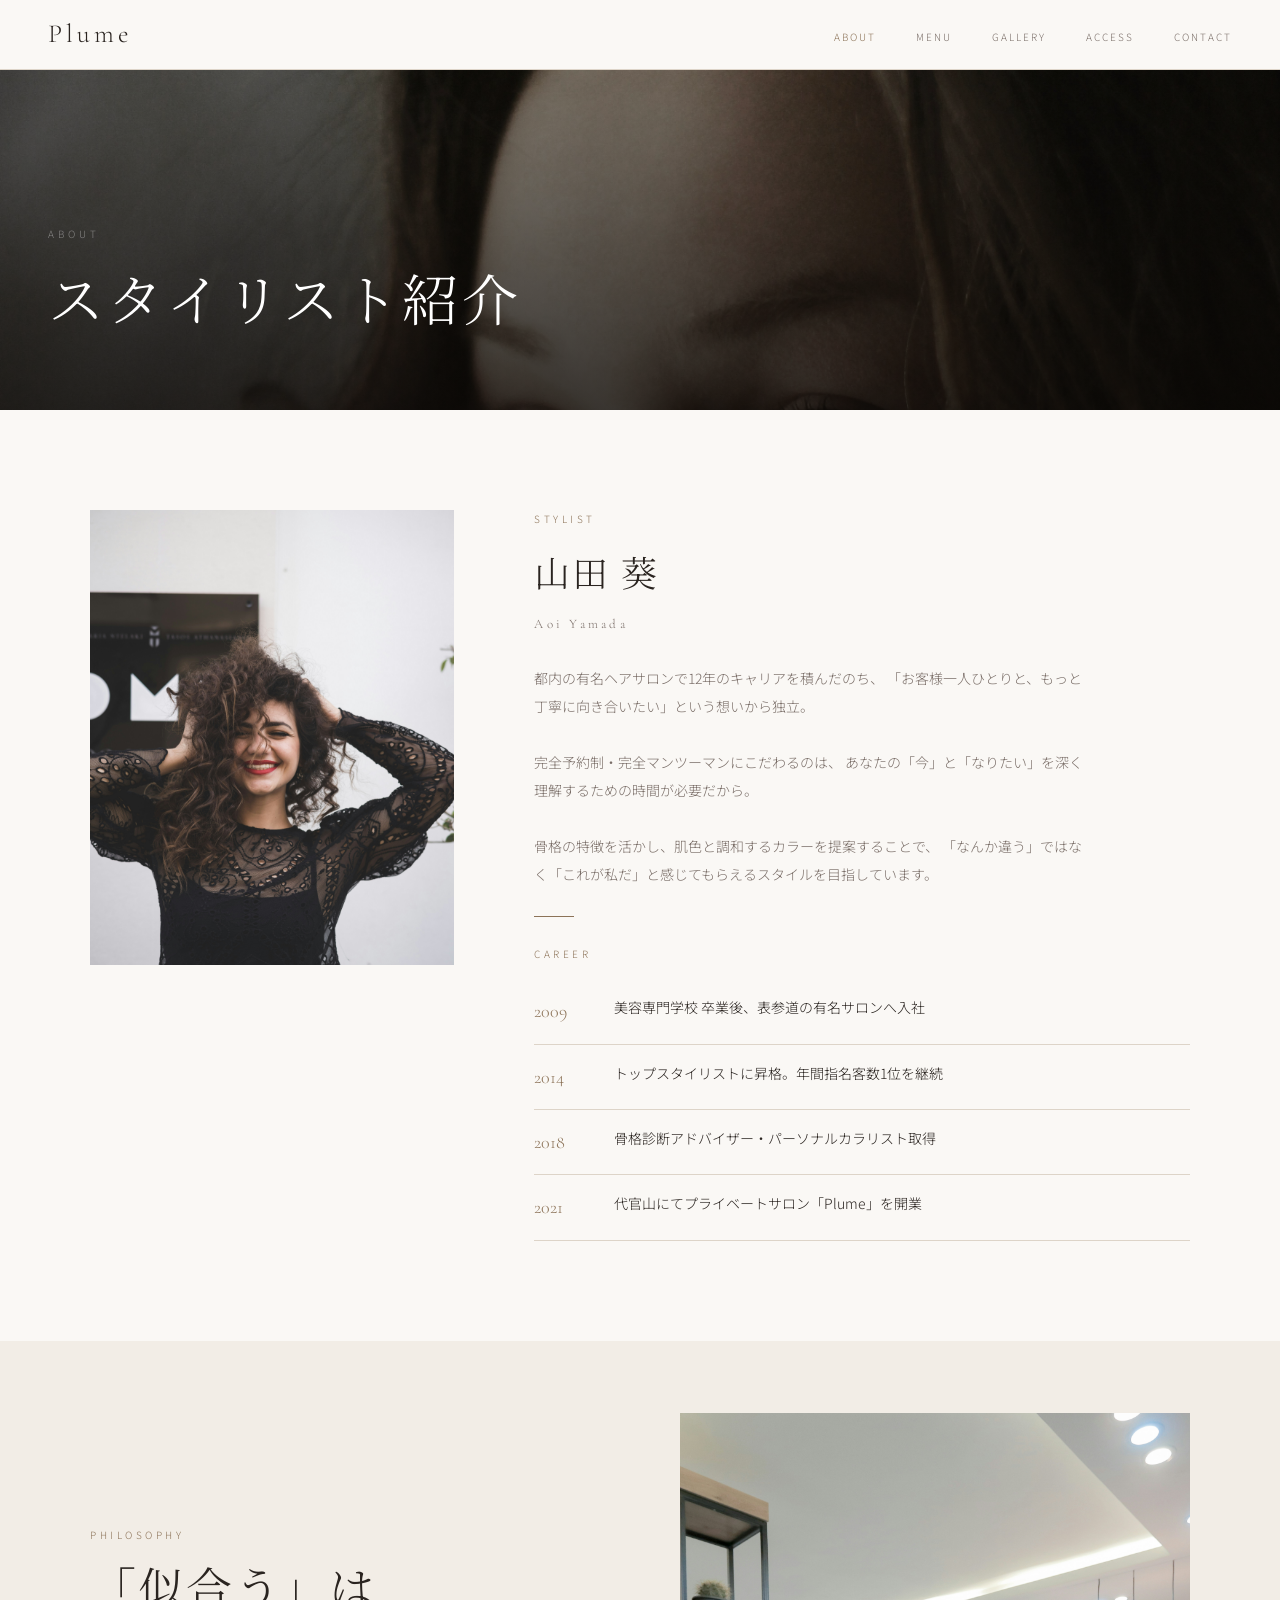
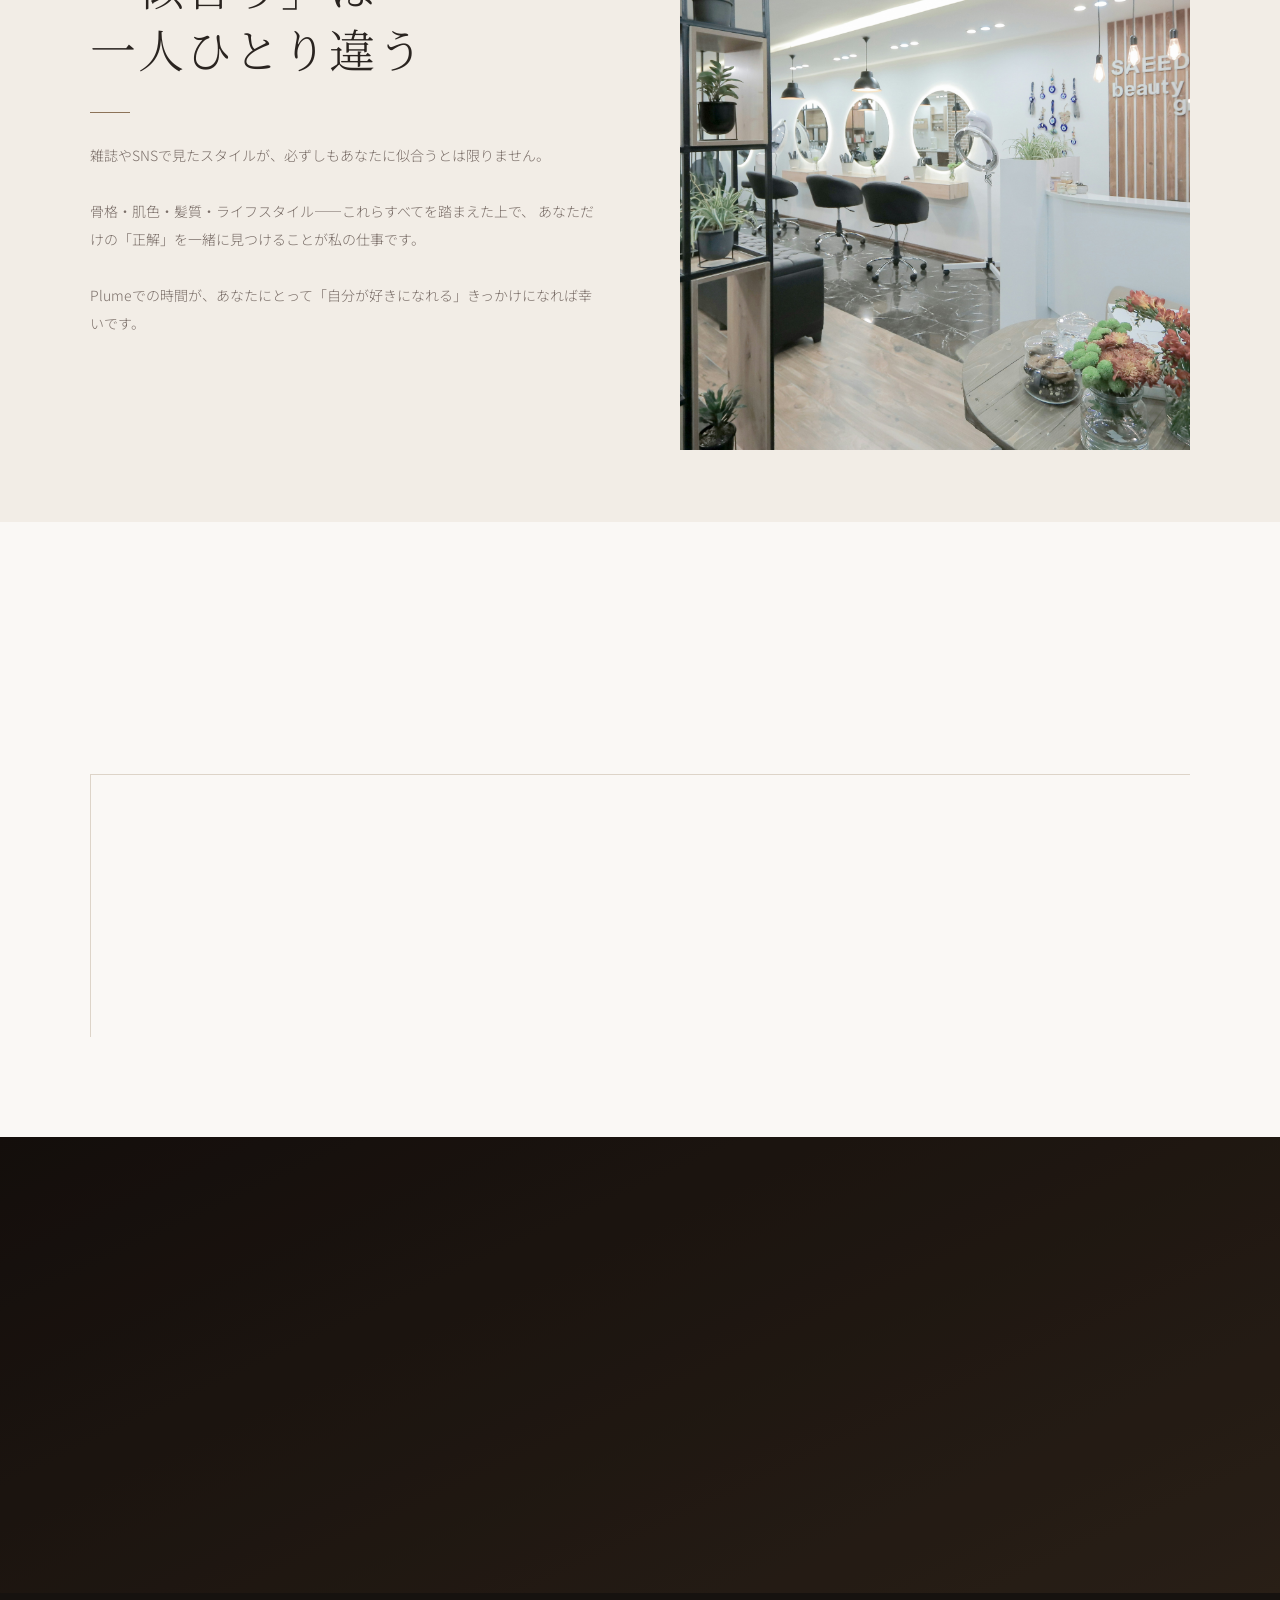
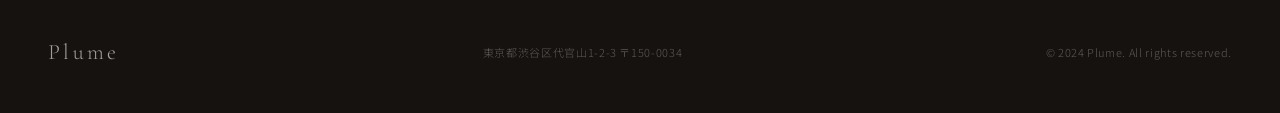
<file: plume/about.html>
<!DOCTYPE html>
<html lang="ja">
<head>
  <meta charset="UTF-8">
  <meta name="viewport" content="width=device-width, initial-scale=1.0">
  <title>About | Plume</title>
  <link rel="stylesheet" href="css/style.css">
</head>
<body class="inner-page">

<nav class="nav">
  <a href="index.html" class="nav-logo">Plume</a>
  <ul class="nav-links">
    <li><a href="about.html" class="active">About</a></li>
    <li><a href="menu.html">Menu</a></li>
    <li><a href="gallery.html">Gallery</a></li>
    <li><a href="access.html">Access</a></li>
    <li><a href="contact.html">Contact</a></li>
  </ul>
</nav>

<div class="page-hero" id="pageHero">
  <div class="page-hero-bg" style="background-image: url('../images/Plume/roksolana-zasiadko-LyeduBb2Auk-unsplash.jpg'); background-position: center 25%;"></div>
  <div class="page-hero-overlay"></div>
  <div class="page-hero-inner">
    <span class="page-hero-en">About</span>
    <h1 class="page-hero-title">スタイリスト紹介</h1>
  </div>
</div>

<!-- PROFILE -->
<section class="section">
  <div class="container">
    <div class="profile-grid">
      <div class="reveal">
        <div class="img-box img-box-45">
          <img
            src="../images/Plume/stylist.jpg"
            class="img-fill"
            alt="スタイリスト 山田 葵"
            style="object-position: center 15%;"
          >
        </div>
      </div>
      <div class="reveal reveal-d2">
        <span class="label">Stylist</span>
        <h2 class="profile-name">山田 葵</h2>
        <span class="profile-en">Aoi Yamada</span>
        <p class="lead">
          都内の有名ヘアサロンで12年のキャリアを積んだのち、
          「お客様一人ひとりと、もっと丁寧に向き合いたい」という想いから独立。<br><br>
          完全予約制・完全マンツーマンにこだわるのは、
          あなたの「今」と「なりたい」を深く理解するための時間が必要だから。<br><br>
          骨格の特徴を活かし、肌色と調和するカラーを提案することで、
          「なんか違う」ではなく「これが私だ」と感じてもらえるスタイルを目指しています。
        </p>

        <div class="divider"></div>

        <div>
          <span class="label">Career</span>
          <div class="career-row">
            <span class="career-year">2009</span>
            <span>美容専門学校 卒業後、表参道の有名サロンへ入社</span>
          </div>
          <div class="career-row">
            <span class="career-year">2014</span>
            <span>トップスタイリストに昇格。年間指名客数1位を継続</span>
          </div>
          <div class="career-row">
            <span class="career-year">2018</span>
            <span>骨格診断アドバイザー・パーソナルカラリスト取得</span>
          </div>
          <div class="career-row">
            <span class="career-year">2021</span>
            <span>代官山にてプライベートサロン「Plume」を開業</span>
          </div>
        </div>
      </div>
    </div>
  </div>
</section>

<!-- PHILOSOPHY -->
<section class="section-sm section-bg">
  <div class="container">
    <div class="split">
      <div class="reveal">
        <span class="label">Philosophy</span>
        <h2 class="heading">「似合う」は<br>一人ひとり違う</h2>
        <div class="divider"></div>
        <p class="lead">
          雑誌やSNSで見たスタイルが、必ずしもあなたに似合うとは限りません。<br><br>
          骨格・肌色・髪質・ライフスタイル——これらすべてを踏まえた上で、
          あなただけの「正解」を一緒に見つけることが私の仕事です。<br><br>
          Plumeでの時間が、あなたにとって「自分が好きになれる」きっかけになれば幸いです。
        </p>
      </div>
      <div class="img-box img-box-45 reveal reveal-d2">
        <img
          src="../images/Plume/benyamin-bohlouli-dDhWJLXEZ5I-unsplash.jpg"
          class="img-fill"
          alt="サロン内観"
        >
      </div>
    </div>
  </div>
</section>

<!-- SKILL -->
<section class="section">
  <div class="container">
    <div style="text-align:center; margin-bottom:56px;" class="reveal">
      <span class="label">Speciality</span>
      <h2 class="heading">得意なスタイル・技術</h2>
    </div>
    <div class="services-grid">
      <div class="service-card reveal reveal-d1">
        <div class="service-line"></div>
        <h3 class="service-title">骨格カット</h3>
        <p class="service-text">顔型・骨格に合わせたカット技術。フェイスラインをすっきり見せ、小顔効果を引き出します。</p>
      </div>
      <div class="service-card reveal reveal-d2">
        <div class="service-line"></div>
        <h3 class="service-title">透明感カラー</h3>
        <p class="service-text">日本人の髪に合ったブリーチ技術と透明感カラー。肌色が明るく見えるパーソナルカラー提案が得意です。</p>
      </div>
      <div class="service-card reveal reveal-d3">
        <div class="service-line"></div>
        <h3 class="service-title">縮毛矯正</h3>
        <p class="service-text">ダメージを最小限に抑えたナチュラルストレート。「やりすぎ感」のない、自然な仕上がりを追求します。</p>
      </div>
    </div>
  </div>
</section>

<div class="cta-band">
  <div class="cta-band-bg"></div>
  <div class="cta-band-overlay"></div>
  <div class="cta-band-inner container reveal">
    <h2 class="heading">はじめてのご来店</h2>
    <p class="lead">カウンセリングの時間を十分に設けています。<br>どんな些細なお悩みでもお聞かせください。</p>
    <a href="contact.html" class="btn btn-light">ご予約はこちら</a>
  </div>
</div>

<footer class="footer">
  <a href="index.html" class="footer-logo">Plume</a>
  <span>東京都渋谷区代官山1-2-3 〒150-0034</span>
  <span>© 2024 Plume. All rights reserved.</span>
</footer>

<script>
  window.addEventListener('load', () => {
    document.getElementById('pageHero').classList.add('loaded');
  });
  const revealEls = document.querySelectorAll('.reveal');
  const observer = new IntersectionObserver((entries) => {
    entries.forEach(e => {
      if (e.isIntersecting) { e.target.classList.add('visible'); observer.unobserve(e.target); }
    });
  }, { threshold: 0.12 });
  revealEls.forEach(el => observer.observe(el));
</script>

</body>
</html>
</file>
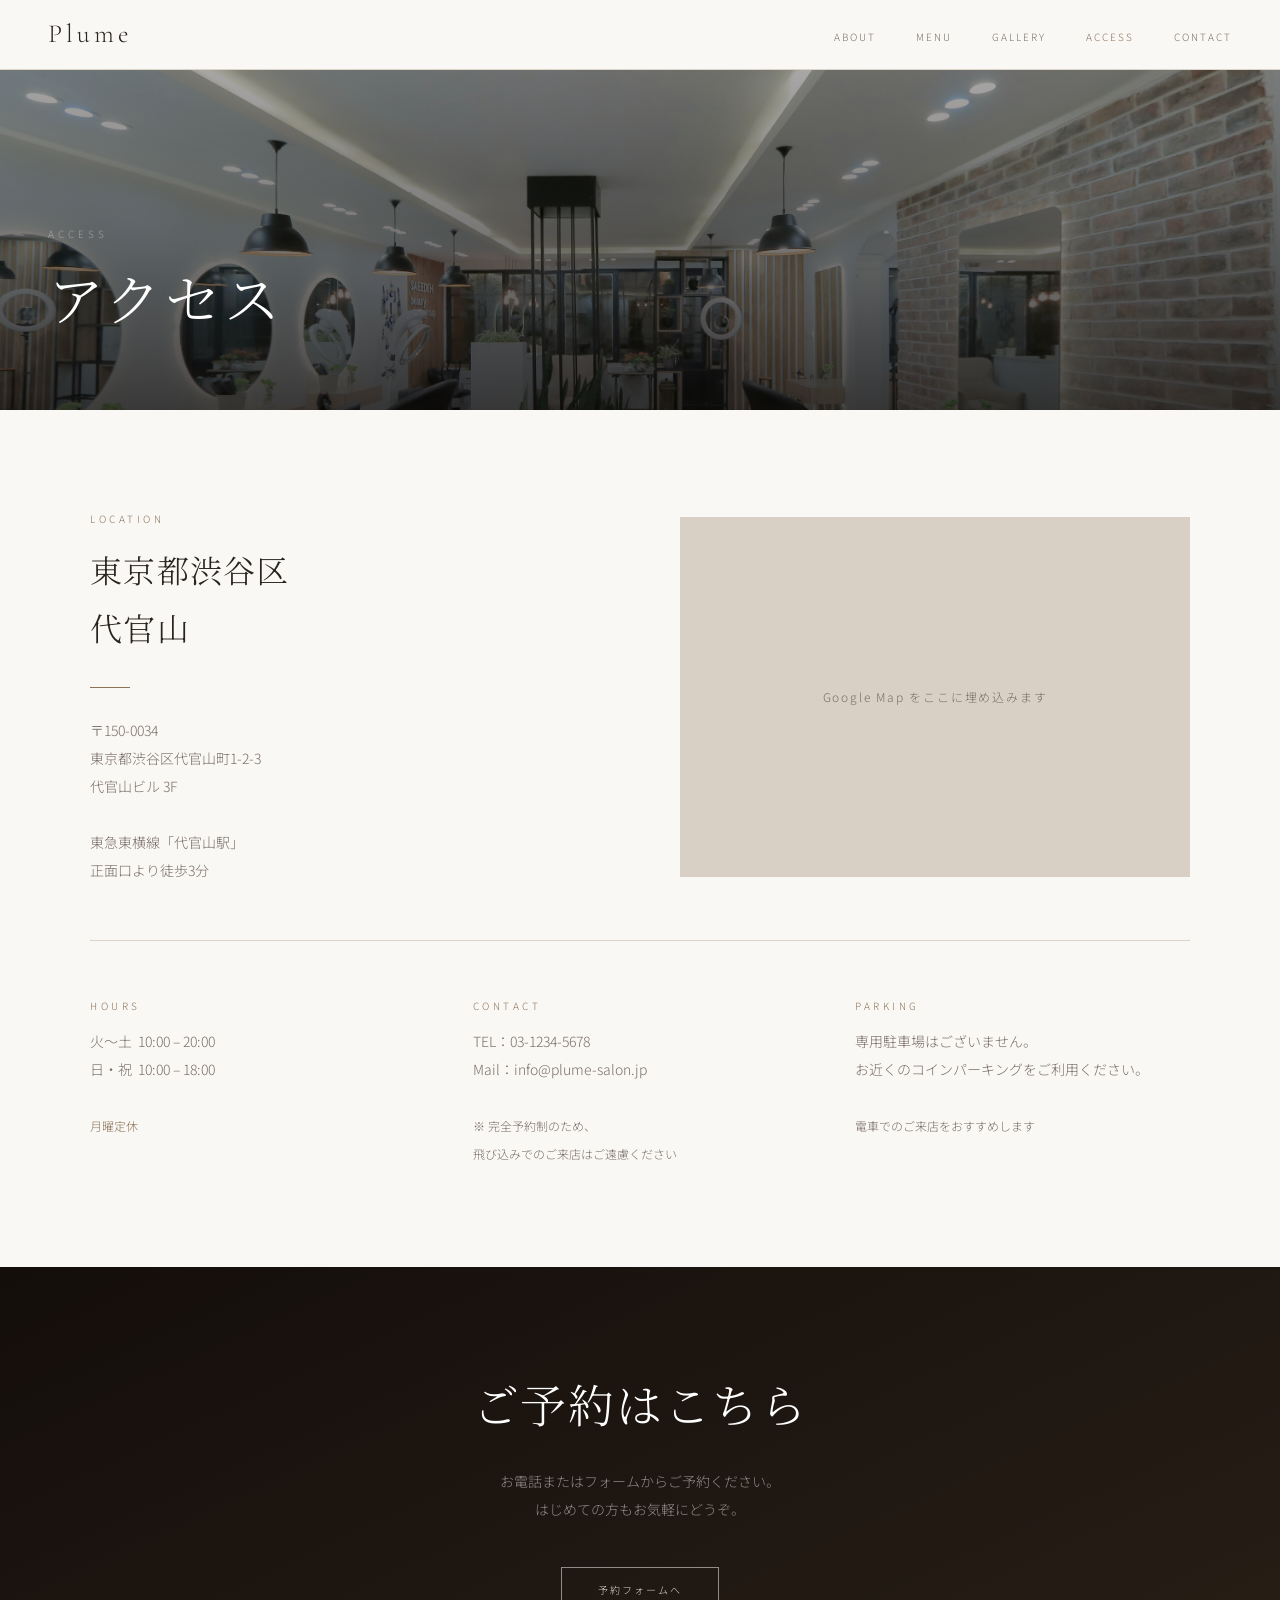
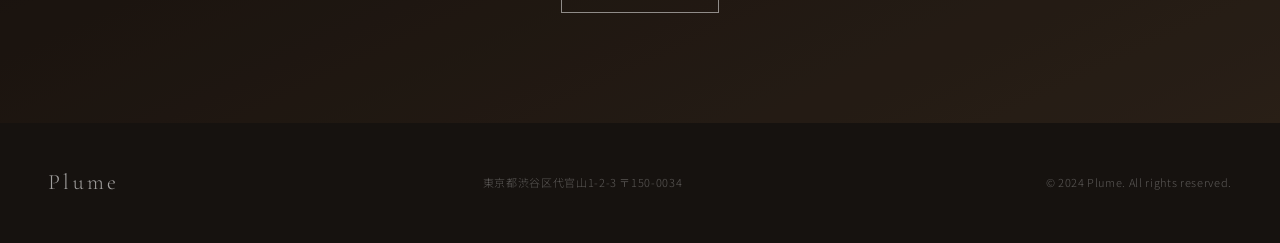
<file: plume/access.html>
<!DOCTYPE html>
<html lang="ja">
<head>
  <meta charset="UTF-8">
  <meta name="viewport" content="width=device-width, initial-scale=1.0">
  <title>Access | Plume</title>
  <link rel="stylesheet" href="css/style.css">
</head>
<body class="inner-page">

<nav class="nav">
  <a href="index.html" class="nav-logo">Plume</a>
  <ul class="nav-links">
    <li><a href="about.html">About</a></li>
    <li><a href="menu.html">Menu</a></li>
    <li><a href="gallery.html">Gallery</a></li>
    <li><a href="access.html" class="active">Access</a></li>
    <li><a href="contact.html">Contact</a></li>
  </ul>
</nav>

<div class="page-hero" id="pageHero">
  <div class="page-hero-bg" style="background-image: url('../images/Plume/benyamin-bohlouli-LGXN4OSQSa4-unsplash.jpg'); background-position: center 40%;"></div>
  <div class="page-hero-overlay"></div>
  <div class="page-hero-inner">
    <span class="page-hero-en">Access</span>
    <h1 class="page-hero-title">アクセス</h1>
  </div>
</div>

<section class="section">
  <div class="container">

    <div class="split">
      <div class="reveal">
        <span class="label">Location</span>
        <h2 class="heading-sm">東京都渋谷区<br>代官山</h2>
        <div class="divider"></div>
        <p class="lead">
          〒150-0034<br>
          東京都渋谷区代官山町1-2-3<br>
          代官山ビル 3F<br><br>
          東急東横線「代官山駅」<br>
          正面口より徒歩3分
        </p>
      </div>
      <div class="reveal reveal-d2">
        <!-- MAP PLACEHOLDER -->
        <div class="map-wrap" style="height:360px;">
          Google Map をここに埋め込みます
        </div>
      </div>
    </div>

    <div class="access-grid reveal">
      <div class="access-item">
        <span class="label">Hours</span>
        <p>
          火〜土 &nbsp;10:00 – 20:00<br>
          日・祝 &nbsp;10:00 – 18:00<br>
          <br>
          <span style="color:var(--accent); font-size:12px;">月曜定休</span>
        </p>
      </div>
      <div class="access-item">
        <span class="label">Contact</span>
        <p>
          TEL：03-1234-5678<br>
          Mail：info@plume-salon.jp<br>
          <br>
          <span style="font-size:12px; color:var(--muted);">※ 完全予約制のため、<br>飛び込みでのご来店はご遠慮ください</span>
        </p>
      </div>
      <div class="access-item">
        <span class="label">Parking</span>
        <p>
          専用駐車場はございません。<br>
          お近くのコインパーキングをご利用ください。<br>
          <br>
          <span style="font-size:12px; color:var(--muted);">電車でのご来店をおすすめします</span>
        </p>
      </div>
    </div>

  </div>
</section>

<div class="cta-band">
  <div class="cta-band-bg"></div>
  <div class="cta-band-overlay"></div>
  <div class="cta-band-inner container reveal">
    <h2 class="heading">ご予約はこちら</h2>
    <p class="lead">お電話またはフォームからご予約ください。<br>はじめての方もお気軽にどうぞ。</p>
    <a href="contact.html" class="btn btn-light">予約フォームへ</a>
  </div>
</div>

<footer class="footer">
  <a href="index.html" class="footer-logo">Plume</a>
  <span>東京都渋谷区代官山1-2-3 〒150-0034</span>
  <span>© 2024 Plume. All rights reserved.</span>
</footer>

<script>
  window.addEventListener('load', () => {
    document.getElementById('pageHero').classList.add('loaded');
  });
  const revealEls = document.querySelectorAll('.reveal');
  const observer = new IntersectionObserver((entries) => {
    entries.forEach(e => {
      if (e.isIntersecting) { e.target.classList.add('visible'); observer.unobserve(e.target); }
    });
  }, { threshold: 0.12 });
  revealEls.forEach(el => observer.observe(el));
</script>

</body>
</html>
</file>
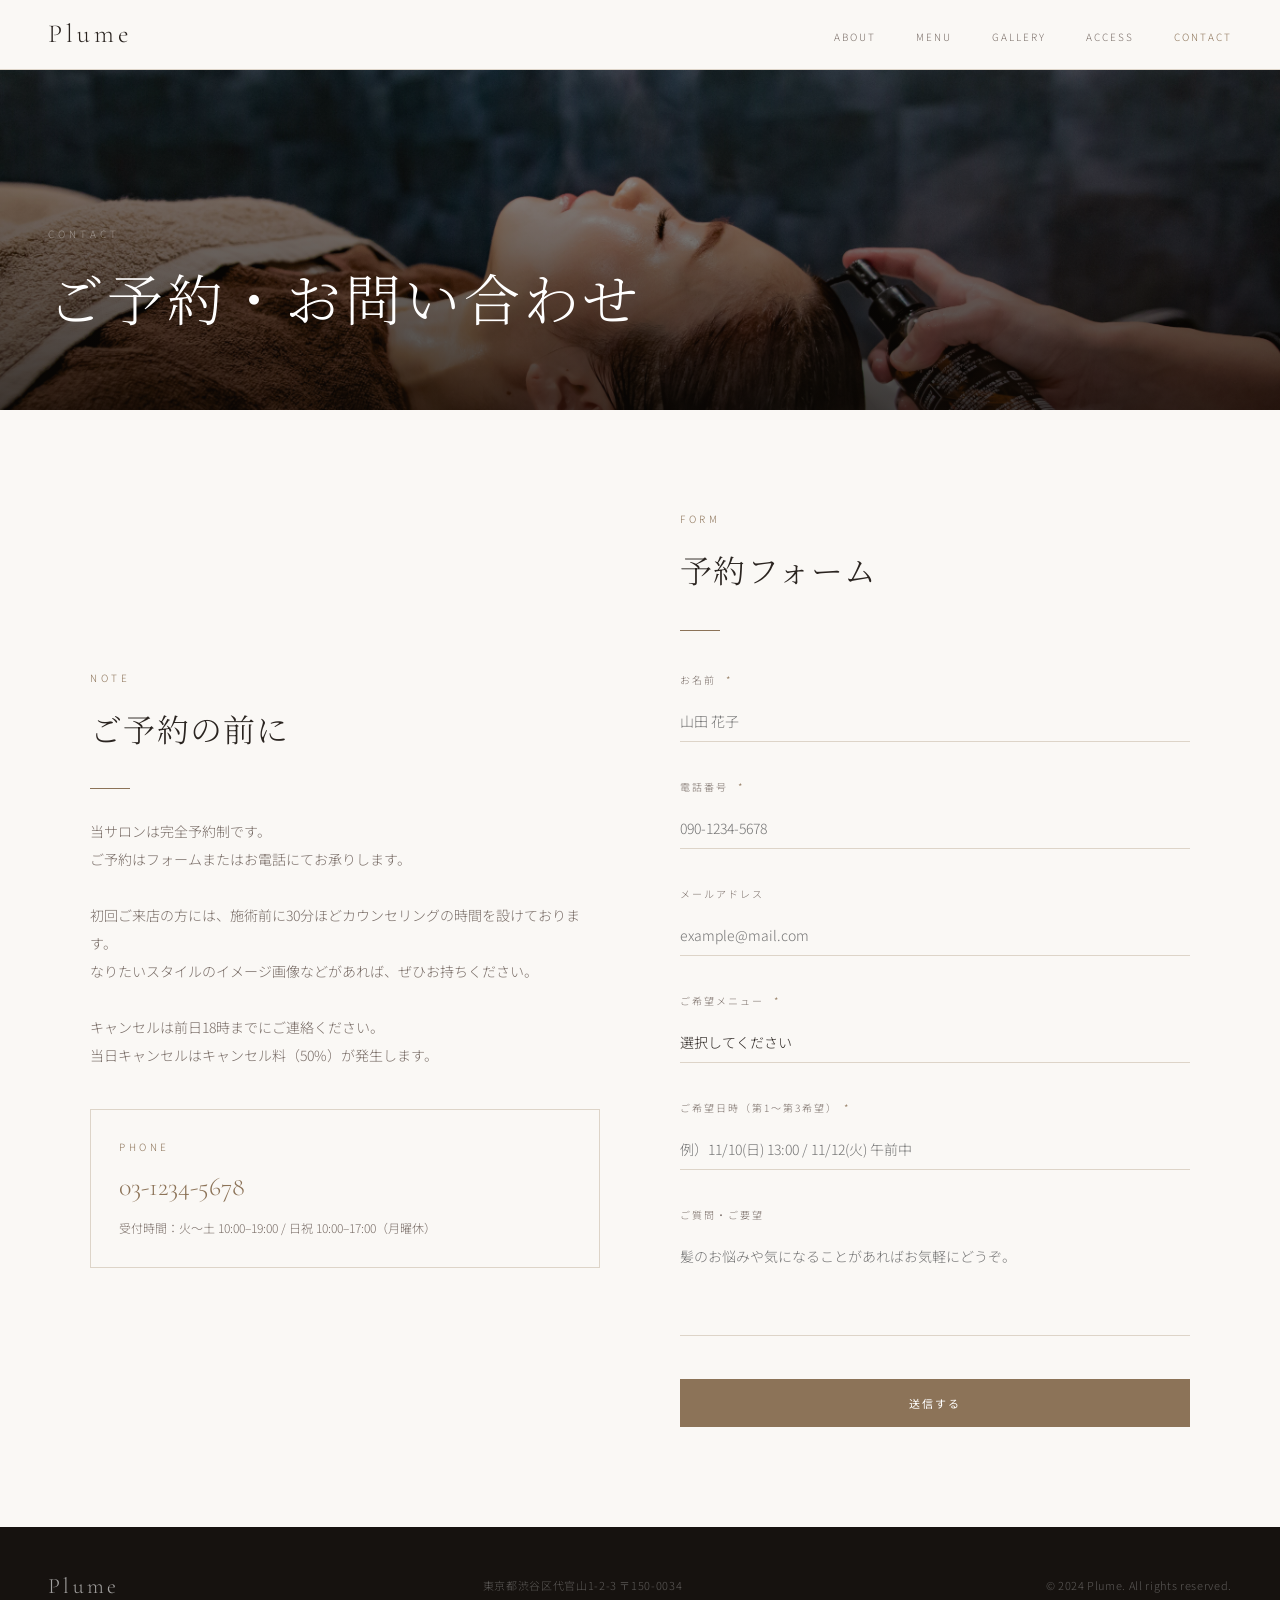
<file: plume/contact.html>
<!DOCTYPE html>
<html lang="ja">
<head>
  <meta charset="UTF-8">
  <meta name="viewport" content="width=device-width, initial-scale=1.0">
  <title>Contact | Plume</title>
  <link rel="stylesheet" href="css/style.css">
</head>
<body class="inner-page">

<nav class="nav">
  <a href="index.html" class="nav-logo">Plume</a>
  <ul class="nav-links">
    <li><a href="about.html">About</a></li>
    <li><a href="menu.html">Menu</a></li>
    <li><a href="gallery.html">Gallery</a></li>
    <li><a href="access.html">Access</a></li>
    <li><a href="contact.html" class="active">Contact</a></li>
  </ul>
</nav>

<div class="page-hero" id="pageHero">
  <div class="page-hero-bg" style="background-image: url('../images/Plume/quentin-mahe-mAW3jUP6G6E-unsplash.jpg'); background-position: center 30%;"></div>
  <div class="page-hero-overlay"></div>
  <div class="page-hero-inner">
    <span class="page-hero-en">Contact</span>
    <h1 class="page-hero-title">ご予約・お問い合わせ</h1>
  </div>
</div>

<section class="section">
  <div class="container">
    <div class="split">

      <div class="reveal">
        <span class="label">Note</span>
        <h2 class="heading-sm">ご予約の前に</h2>
        <div class="divider"></div>
        <p class="lead">
          当サロンは完全予約制です。<br>
          ご予約はフォームまたはお電話にてお承りします。<br><br>
          初回ご来店の方には、施術前に30分ほどカウンセリングの時間を設けております。<br>
          なりたいスタイルのイメージ画像などがあれば、ぜひお持ちください。<br><br>
          キャンセルは前日18時までにご連絡ください。<br>
          当日キャンセルはキャンセル料（50%）が発生します。
        </p>

        <div style="margin-top:40px; padding:28px; border:1px solid var(--border);">
          <span class="label" style="margin-bottom:8px;">Phone</span>
          <p style="font-family:var(--serif); font-size:26px; font-weight:300; color:var(--accent);">03-1234-5678</p>
          <p style="font-size:12px; color:var(--muted); margin-top:6px;">受付時間：火〜土 10:00–19:00 / 日祝 10:00–17:00（月曜休）</p>
        </div>
      </div>

      <div class="reveal reveal-d2">
        <span class="label">Form</span>
        <h2 class="heading-sm">予約フォーム</h2>
        <div class="divider"></div>

        <form class="form-wrap" action="#" method="post">
          <div class="form-row">
            <label class="form-label">お名前 <em class="req">*</em></label>
            <input class="form-input" type="text" name="name" placeholder="山田 花子" required>
          </div>
          <div class="form-row">
            <label class="form-label">電話番号 <em class="req">*</em></label>
            <input class="form-input" type="tel" name="tel" placeholder="090-1234-5678" required>
          </div>
          <div class="form-row">
            <label class="form-label">メールアドレス</label>
            <input class="form-input" type="email" name="email" placeholder="example@mail.com">
          </div>
          <div class="form-row">
            <label class="form-label">ご希望メニュー <em class="req">*</em></label>
            <select class="form-select" name="menu" required>
              <option value="" disabled selected>選択してください</option>
              <option>カット</option>
              <option>カット＋カラー</option>
              <option>カット＋トリートメント</option>
              <option>縮毛矯正</option>
              <option>カラーのみ</option>
              <option>その他・相談したい</option>
            </select>
          </div>
          <div class="form-row">
            <label class="form-label">ご希望日時（第1〜第3希望）<em class="req">*</em></label>
            <input class="form-input" type="text" name="date" placeholder="例）11/10(日) 13:00 / 11/12(火) 午前中" required>
          </div>
          <div class="form-row">
            <label class="form-label">ご質問・ご要望</label>
            <textarea class="form-textarea" name="message" placeholder="髪のお悩みや気になることがあればお気軽にどうぞ。"></textarea>
          </div>
          <button type="submit" class="btn btn-fill" style="width:100%; padding:16px; font-size:11px; letter-spacing:0.2em; border:none; cursor:pointer;">
            送信する
          </button>
        </form>
      </div>

    </div>
  </div>
</section>

<footer class="footer">
  <a href="index.html" class="footer-logo">Plume</a>
  <span>東京都渋谷区代官山1-2-3 〒150-0034</span>
  <span>© 2024 Plume. All rights reserved.</span>
</footer>

<script>
  window.addEventListener('load', () => {
    document.getElementById('pageHero').classList.add('loaded');
  });
  const revealEls = document.querySelectorAll('.reveal');
  const observer = new IntersectionObserver((entries) => {
    entries.forEach(e => {
      if (e.isIntersecting) { e.target.classList.add('visible'); observer.unobserve(e.target); }
    });
  }, { threshold: 0.12 });
  revealEls.forEach(el => observer.observe(el));
</script>

</body>
</html>
</file>
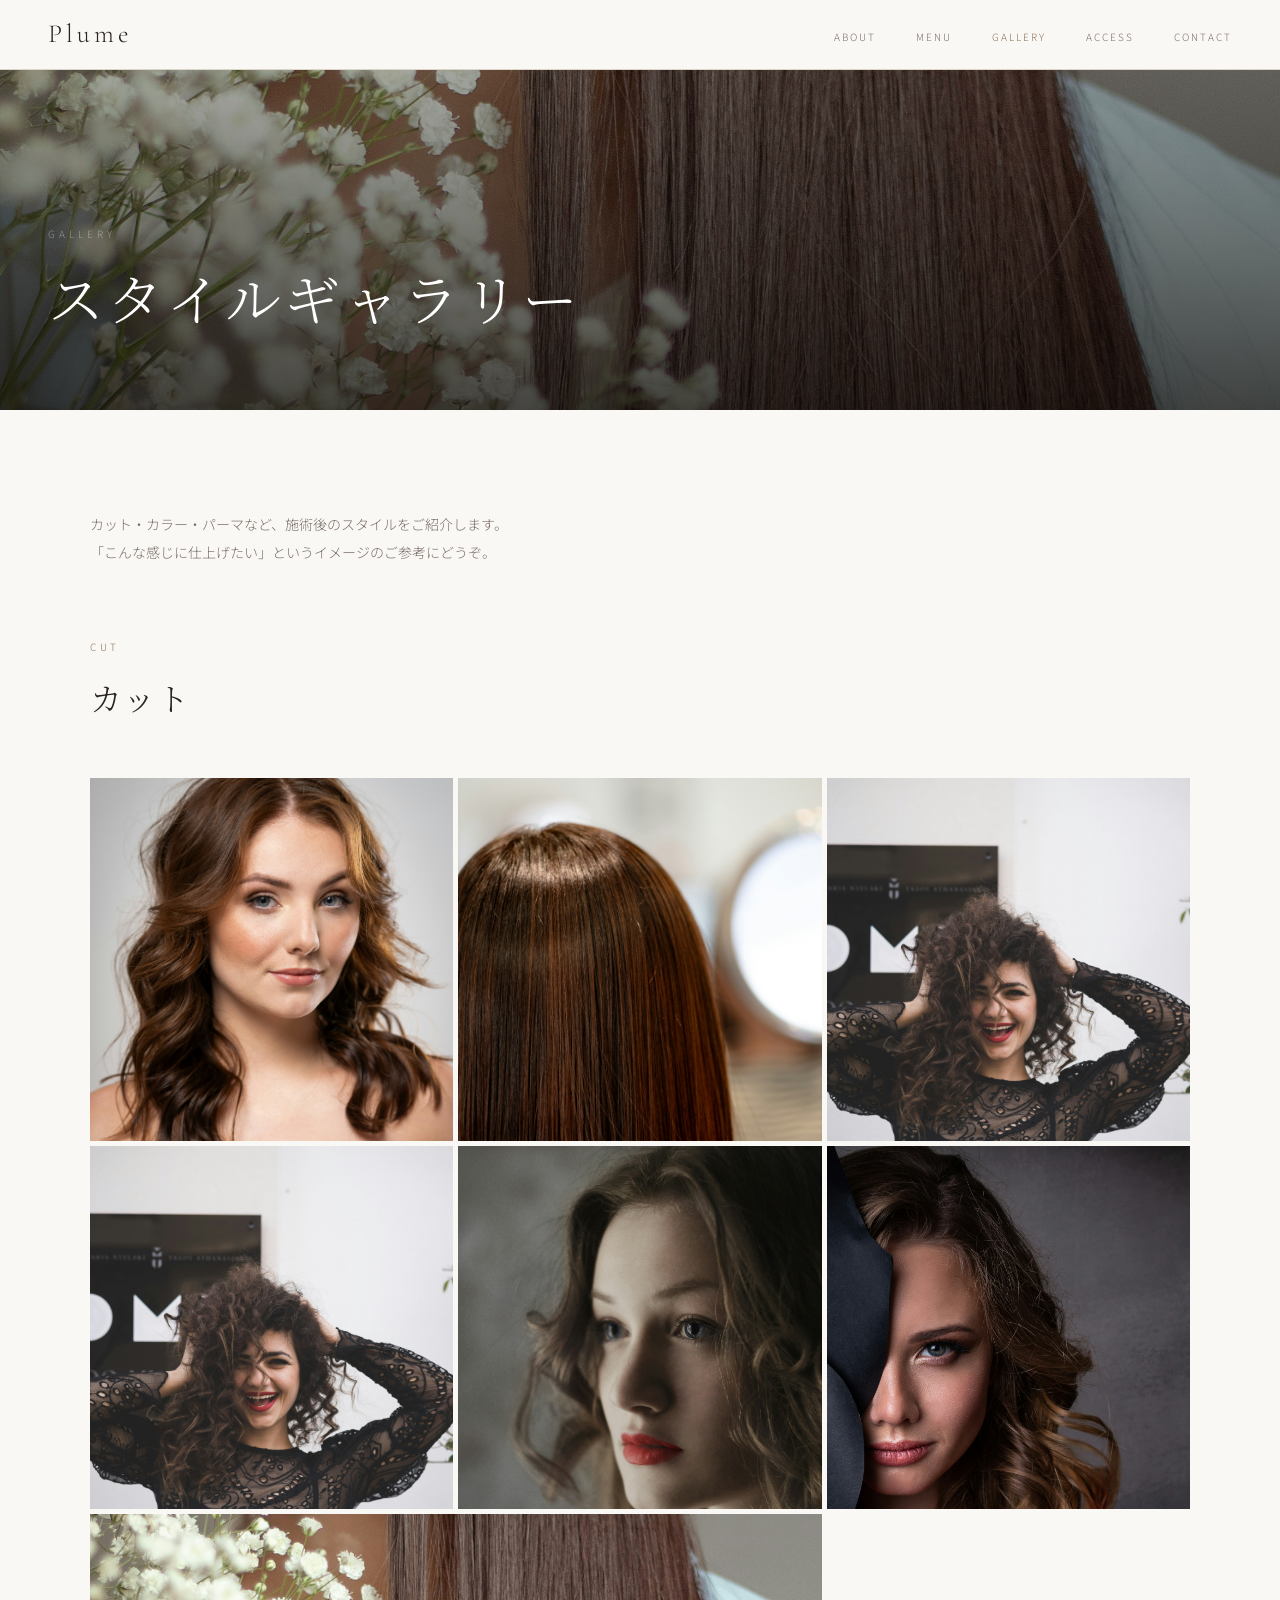
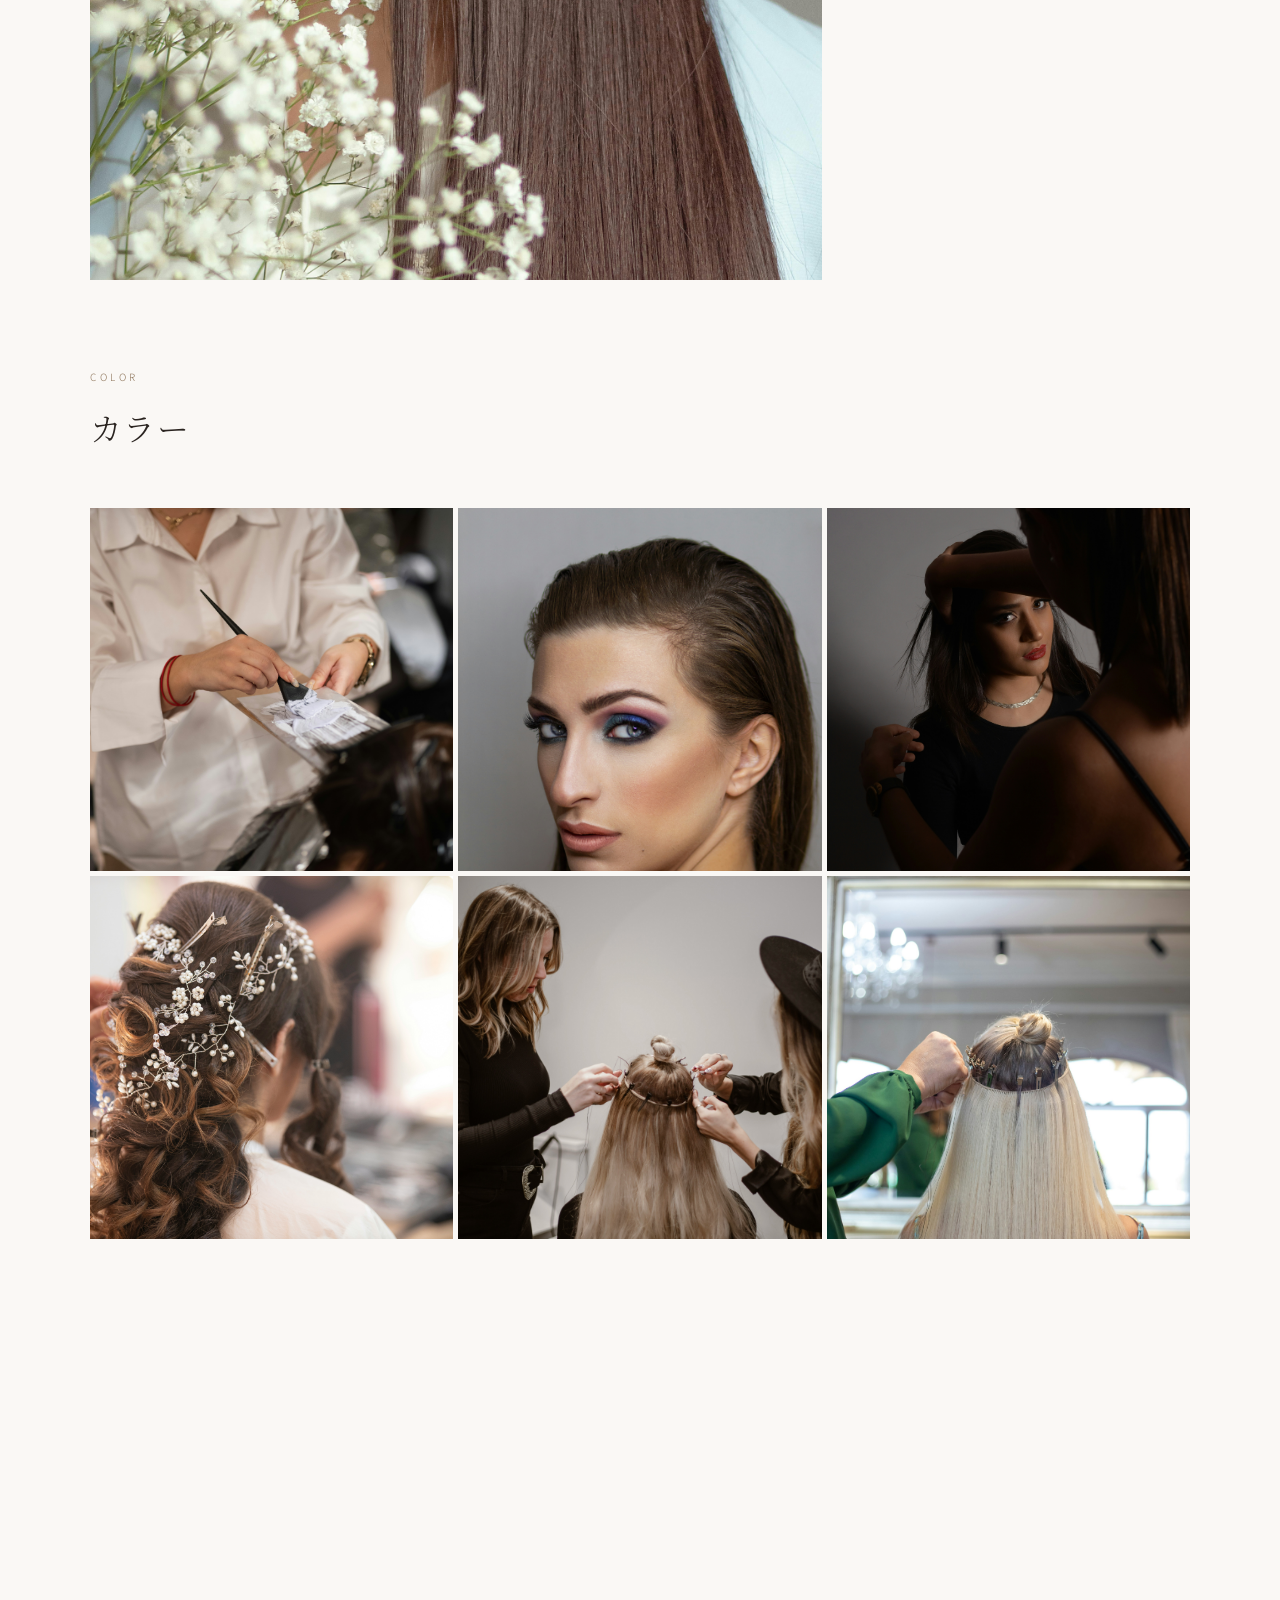
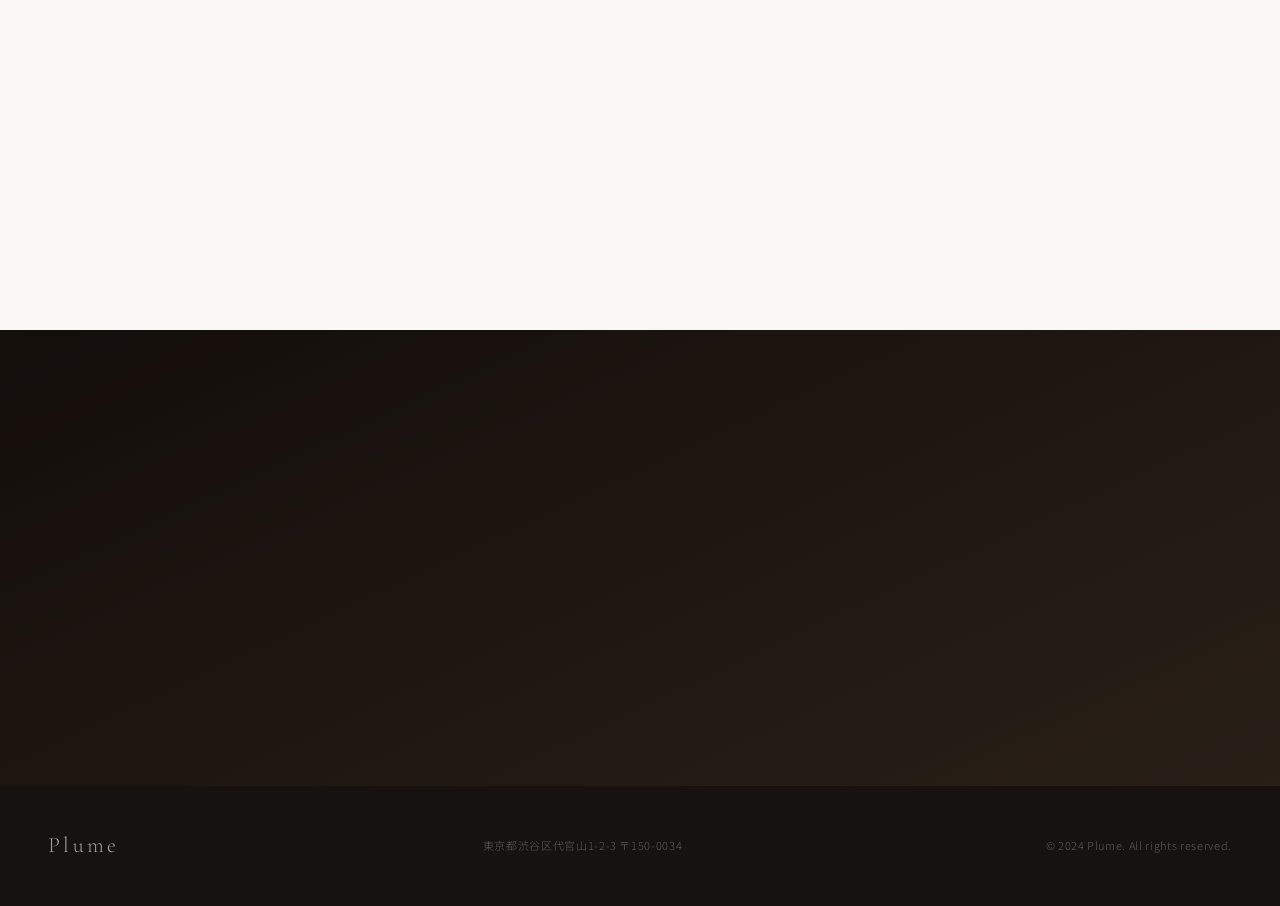
<file: plume/gallery.html>
<!DOCTYPE html>
<html lang="ja">
<head>
  <meta charset="UTF-8">
  <meta name="viewport" content="width=device-width, initial-scale=1.0">
  <title>Gallery | Plume</title>
  <link rel="stylesheet" href="css/style.css">
  <style>
    .gallery-full {
      display: grid;
      grid-template-columns: repeat(3, 1fr);
      gap: 5px;
      margin-top: 48px;
    }
    .gallery-full .img-box { cursor: pointer; }
    .gallery-full .img-box:not(.wide) { aspect-ratio: 1; }
    .gallery-full .img-box.wide { grid-column: span 2; aspect-ratio: 2/1; }

    @media (max-width: 640px) {
      .gallery-full { grid-template-columns: repeat(2, 1fr); }
      .gallery-full .img-box.wide { grid-column: span 1; aspect-ratio: 1; }
    }
  </style>
</head>
<body class="inner-page">

<nav class="nav">
  <a href="index.html" class="nav-logo">Plume</a>
  <ul class="nav-links">
    <li><a href="about.html">About</a></li>
    <li><a href="menu.html">Menu</a></li>
    <li><a href="gallery.html" class="active">Gallery</a></li>
    <li><a href="access.html">Access</a></li>
    <li><a href="contact.html">Contact</a></li>
  </ul>
</nav>

<div class="page-hero" id="pageHero">
  <div class="page-hero-bg" style="background-image: url('../images/Plume/masiha-olfi-CxsH6E9lqCo-unsplash.jpg'); background-position: center 30%;"></div>
  <div class="page-hero-overlay"></div>
  <div class="page-hero-inner">
    <span class="page-hero-en">Gallery</span>
    <h1 class="page-hero-title">スタイルギャラリー</h1>
  </div>
</div>

<section class="section">
  <div class="container">
    <p class="lead reveal">カット・カラー・パーマなど、施術後のスタイルをご紹介します。<br>「こんな感じに仕上げたい」というイメージのご参考にどうぞ。</p>

    <!-- Cut -->
    <div style="margin-top:72px;" class="reveal">
      <span class="label">Cut</span>
      <h2 class="heading-sm">カット</h2>
      <div class="gallery-full">
        <div class="img-box">
          <img src="../images/Plume/jakub-flis-eU0-jsdoGGo-unsplash.jpg" class="img-fill" alt="カットスタイル" style="object-position: center 20%;">
        </div>
        <div class="img-box">
          <img src="../images/Plume/lu-TcWwRcf92GY-unsplash.jpg" class="img-fill" alt="カットスタイル">
        </div>
        <div class="img-box">
          <img src="../images/Plume/michael-dagonakis-c-SBcqkApls-unsplash.jpg" class="img-fill" alt="カットスタイル" style="object-position: center 15%;">
        </div>
        <div class="img-box">
          <img src="../images/Plume/michael-dagonakis-c-SBcqkApls-unsplash.jpg" class="img-fill" alt="カットスタイル" style="object-position: center 15%;">
        </div>
        <div class="img-box">
          <img src="../images/Plume/roksolana-zasiadko-LyeduBb2Auk-unsplash.jpg" class="img-fill" alt="カットスタイル" style="object-position: center 20%;">
        </div>
        <div class="img-box">
          <img src="../images/Plume/andrey-zvyagintsev-cRe4DeHtmsw-unsplash.jpg" class="img-fill" alt="カットスタイル" style="object-position: right center;">
        </div>
        <div class="img-box wide">
          <img src="../images/Plume/masiha-olfi-CxsH6E9lqCo-unsplash.jpg" class="img-fill" alt="カットスタイル" style="object-position: center 30%;">
        </div>
      </div>
    </div>

    <!-- Color -->
    <div style="margin-top:88px;" class="reveal">
      <span class="label">Color</span>
      <h2 class="heading-sm">カラー</h2>
      <div class="gallery-full">
        <div class="img-box">
          <img src="../images/Plume/ionela-mat-koWiggH8fmE-unsplash.jpg" class="img-fill" alt="カラー施術" style="object-position: center 20%;">
        </div>
        <div class="img-box">
          <img src="../images/Plume/apostolos-vamvouras-rlssYWVokeA-unsplash.jpg" class="img-fill" alt="カラースタイル" style="object-position: center 15%;">
        </div>
        <div class="img-box">
          <img src="../images/Plume/chalo-garcia-EdbjfLaNiFw-unsplash.jpg" class="img-fill" alt="スタイリング" style="object-position: center 20%;">
        </div>
        <div class="img-box">
          <img src="../images/Plume/engin-akyurt-Ix4D4-8cQUU-unsplash.jpg" class="img-fill" alt="アレンジスタイル" style="object-position: center 20%;">
        </div>
        <div class="img-box">
          <img src="../images/Plume/lindsay-cash-x1UvHQ-OWvw-unsplash.jpg" class="img-fill" alt="施術シーン" style="object-position: center 20%;">
        </div>
        <div class="img-box">
          <img src="../images/Plume/yovanka-loria-salon-ofa5X21-Z2c-unsplash.jpg" class="img-fill" alt="サロン施術" style="object-position: center 25%;">
        </div>
      </div>
    </div>

    <!-- Treatment / Straight -->
    <div style="margin-top:88px;" class="reveal">
      <span class="label">Straightening &amp; Treatment</span>
      <h2 class="heading-sm">縮毛矯正・トリートメント</h2>
      <div class="gallery-full" style="grid-template-columns:repeat(3,1fr);">
        <div class="img-box">
          <img src="../images/Plume/quentin-mahe-mAW3jUP6G6E-unsplash.jpg" class="img-fill" alt="トリートメント施術">
        </div>
        <div class="img-box">
          <img src="../images/Plume/benyamin-bohlouli-LGXN4OSQSa4-unsplash.jpg" class="img-fill" alt="サロン内観">
        </div>
        <div class="img-box">
          <img src="../images/Plume/benyamin-bohlouli-dDhWJLXEZ5I-unsplash.jpg" class="img-fill" alt="サロン内観">
        </div>
      </div>
    </div>

  </div>
</section>

<div class="cta-band">
  <div class="cta-band-bg"></div>
  <div class="cta-band-overlay"></div>
  <div class="cta-band-inner container reveal">
    <h2 class="heading">気になるスタイルはありましたか？</h2>
    <p class="lead">画像をお見せいただくだけで大丈夫です。<br>カウンセリングであなたに合う形に調整します。</p>
    <a href="contact.html" class="btn btn-light">ご予約はこちら</a>
  </div>
</div>

<footer class="footer">
  <a href="index.html" class="footer-logo">Plume</a>
  <span>東京都渋谷区代官山1-2-3 〒150-0034</span>
  <span>© 2024 Plume. All rights reserved.</span>
</footer>

<script>
  window.addEventListener('load', () => {
    document.getElementById('pageHero').classList.add('loaded');
  });
  const revealEls = document.querySelectorAll('.reveal');
  const observer = new IntersectionObserver((entries) => {
    entries.forEach(e => {
      if (e.isIntersecting) { e.target.classList.add('visible'); observer.unobserve(e.target); }
    });
  }, { threshold: 0.08 });
  revealEls.forEach(el => observer.observe(el));
</script>

</body>
</html>
</file>
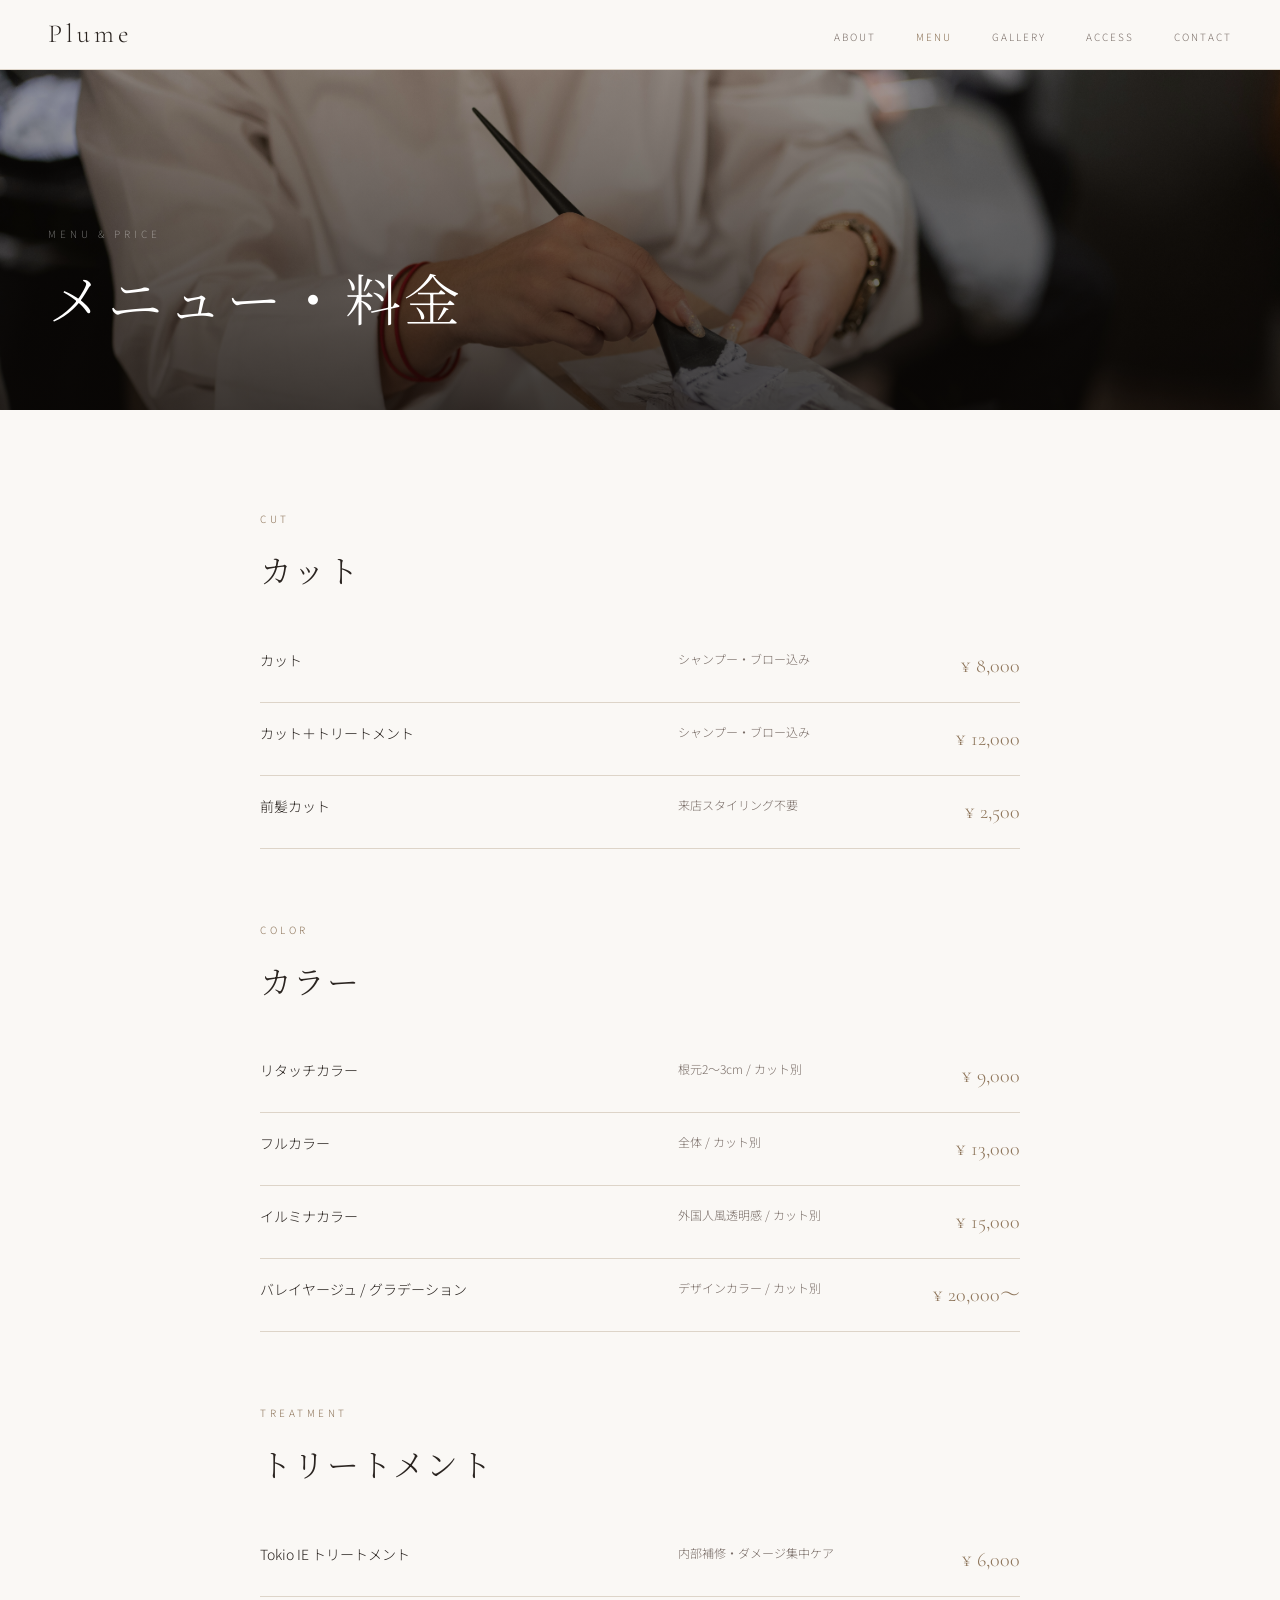
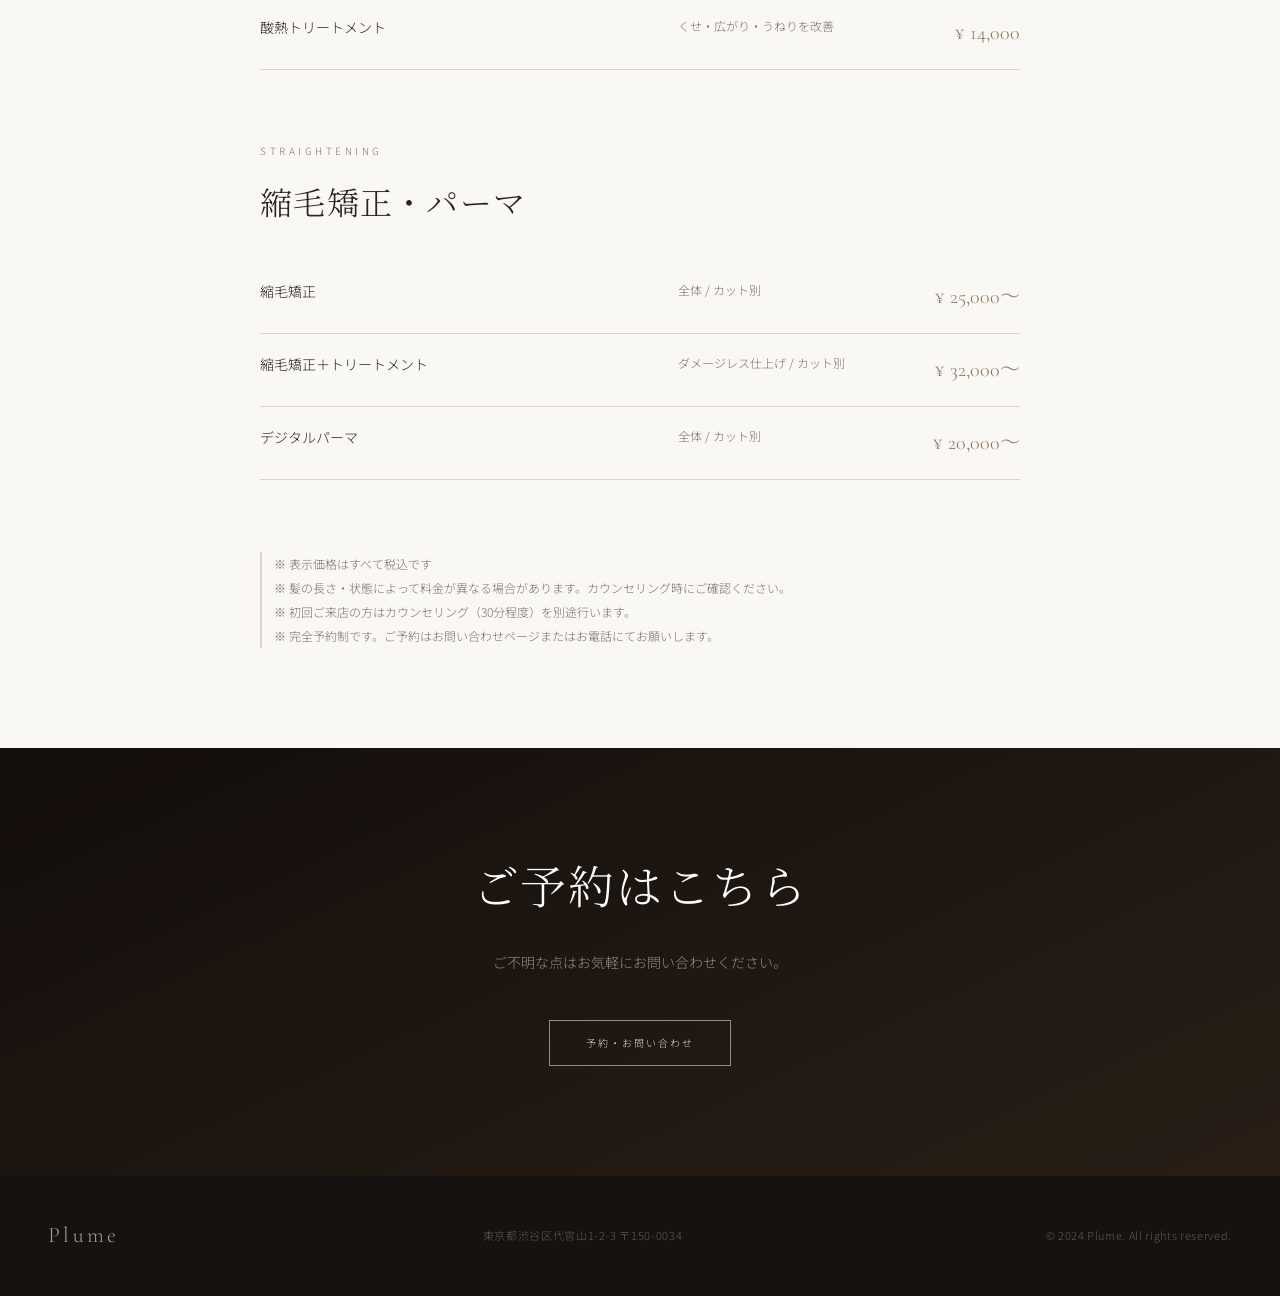
<file: plume/menu.html>
<!DOCTYPE html>
<html lang="ja">
<head>
  <meta charset="UTF-8">
  <meta name="viewport" content="width=device-width, initial-scale=1.0">
  <title>Menu | Plume</title>
  <link rel="stylesheet" href="css/style.css">
</head>
<body class="inner-page">

<nav class="nav">
  <a href="index.html" class="nav-logo">Plume</a>
  <ul class="nav-links">
    <li><a href="about.html">About</a></li>
    <li><a href="menu.html" class="active">Menu</a></li>
    <li><a href="gallery.html">Gallery</a></li>
    <li><a href="access.html">Access</a></li>
    <li><a href="contact.html">Contact</a></li>
  </ul>
</nav>

<div class="page-hero" id="pageHero">
  <div class="page-hero-bg" style="background-image: url('../images/Plume/ionela-mat-koWiggH8fmE-unsplash.jpg'); background-position: center 30%;"></div>
  <div class="page-hero-overlay"></div>
  <div class="page-hero-inner">
    <span class="page-hero-en">Menu &amp; Price</span>
    <h1 class="page-hero-title">メニュー・料金</h1>
  </div>
</div>

<section class="section">
  <div class="container" style="max-width:760px;">

    <div class="menu-block reveal">
      <span class="label">Cut</span>
      <h2 class="heading-sm">カット</h2>
      <table class="menu-table">
        <tr>
          <td class="menu-name">カット</td>
          <td class="menu-desc">シャンプー・ブロー込み</td>
          <td class="menu-price">¥ 8,000</td>
        </tr>
        <tr>
          <td class="menu-name">カット＋トリートメント</td>
          <td class="menu-desc">シャンプー・ブロー込み</td>
          <td class="menu-price">¥ 12,000</td>
        </tr>
        <tr>
          <td class="menu-name">前髪カット</td>
          <td class="menu-desc">来店スタイリング不要</td>
          <td class="menu-price">¥ 2,500</td>
        </tr>
      </table>
    </div>

    <div class="menu-block reveal">
      <span class="label">Color</span>
      <h2 class="heading-sm">カラー</h2>
      <table class="menu-table">
        <tr>
          <td class="menu-name">リタッチカラー</td>
          <td class="menu-desc">根元2〜3cm / カット別</td>
          <td class="menu-price">¥ 9,000</td>
        </tr>
        <tr>
          <td class="menu-name">フルカラー</td>
          <td class="menu-desc">全体 / カット別</td>
          <td class="menu-price">¥ 13,000</td>
        </tr>
        <tr>
          <td class="menu-name">イルミナカラー</td>
          <td class="menu-desc">外国人風透明感 / カット別</td>
          <td class="menu-price">¥ 15,000</td>
        </tr>
        <tr>
          <td class="menu-name">バレイヤージュ / グラデーション</td>
          <td class="menu-desc">デザインカラー / カット別</td>
          <td class="menu-price">¥ 20,000〜</td>
        </tr>
      </table>
    </div>

    <div class="menu-block reveal">
      <span class="label">Treatment</span>
      <h2 class="heading-sm">トリートメント</h2>
      <table class="menu-table">
        <tr>
          <td class="menu-name">Tokio IE トリートメント</td>
          <td class="menu-desc">内部補修・ダメージ集中ケア</td>
          <td class="menu-price">¥ 6,000</td>
        </tr>
        <tr>
          <td class="menu-name">酸熱トリートメント</td>
          <td class="menu-desc">くせ・広がり・うねりを改善</td>
          <td class="menu-price">¥ 14,000</td>
        </tr>
      </table>
    </div>

    <div class="menu-block reveal">
      <span class="label">Straightening</span>
      <h2 class="heading-sm">縮毛矯正・パーマ</h2>
      <table class="menu-table">
        <tr>
          <td class="menu-name">縮毛矯正</td>
          <td class="menu-desc">全体 / カット別</td>
          <td class="menu-price">¥ 25,000〜</td>
        </tr>
        <tr>
          <td class="menu-name">縮毛矯正＋トリートメント</td>
          <td class="menu-desc">ダメージレス仕上げ / カット別</td>
          <td class="menu-price">¥ 32,000〜</td>
        </tr>
        <tr>
          <td class="menu-name">デジタルパーマ</td>
          <td class="menu-desc">全体 / カット別</td>
          <td class="menu-price">¥ 20,000〜</td>
        </tr>
      </table>
    </div>

    <div class="menu-note reveal">
      <p>※ 表示価格はすべて税込です</p>
      <p>※ 髪の長さ・状態によって料金が異なる場合があります。カウンセリング時にご確認ください。</p>
      <p>※ 初回ご来店の方はカウンセリング（30分程度）を別途行います。</p>
      <p>※ 完全予約制です。ご予約はお問い合わせページまたはお電話にてお願いします。</p>
    </div>
  </div>
</section>

<div class="cta-band">
  <div class="cta-band-bg"></div>
  <div class="cta-band-overlay"></div>
  <div class="cta-band-inner container reveal">
    <h2 class="heading">ご予約はこちら</h2>
    <p class="lead">ご不明な点はお気軽にお問い合わせください。</p>
    <a href="contact.html" class="btn btn-light">予約・お問い合わせ</a>
  </div>
</div>

<footer class="footer">
  <a href="index.html" class="footer-logo">Plume</a>
  <span>東京都渋谷区代官山1-2-3 〒150-0034</span>
  <span>© 2024 Plume. All rights reserved.</span>
</footer>

<script>
  window.addEventListener('load', () => {
    document.getElementById('pageHero').classList.add('loaded');
  });
  const revealEls = document.querySelectorAll('.reveal');
  const observer = new IntersectionObserver((entries) => {
    entries.forEach(e => {
      if (e.isIntersecting) { e.target.classList.add('visible'); observer.unobserve(e.target); }
    });
  }, { threshold: 0.12 });
  revealEls.forEach(el => observer.observe(el));
</script>

</body>
</html>
</file>
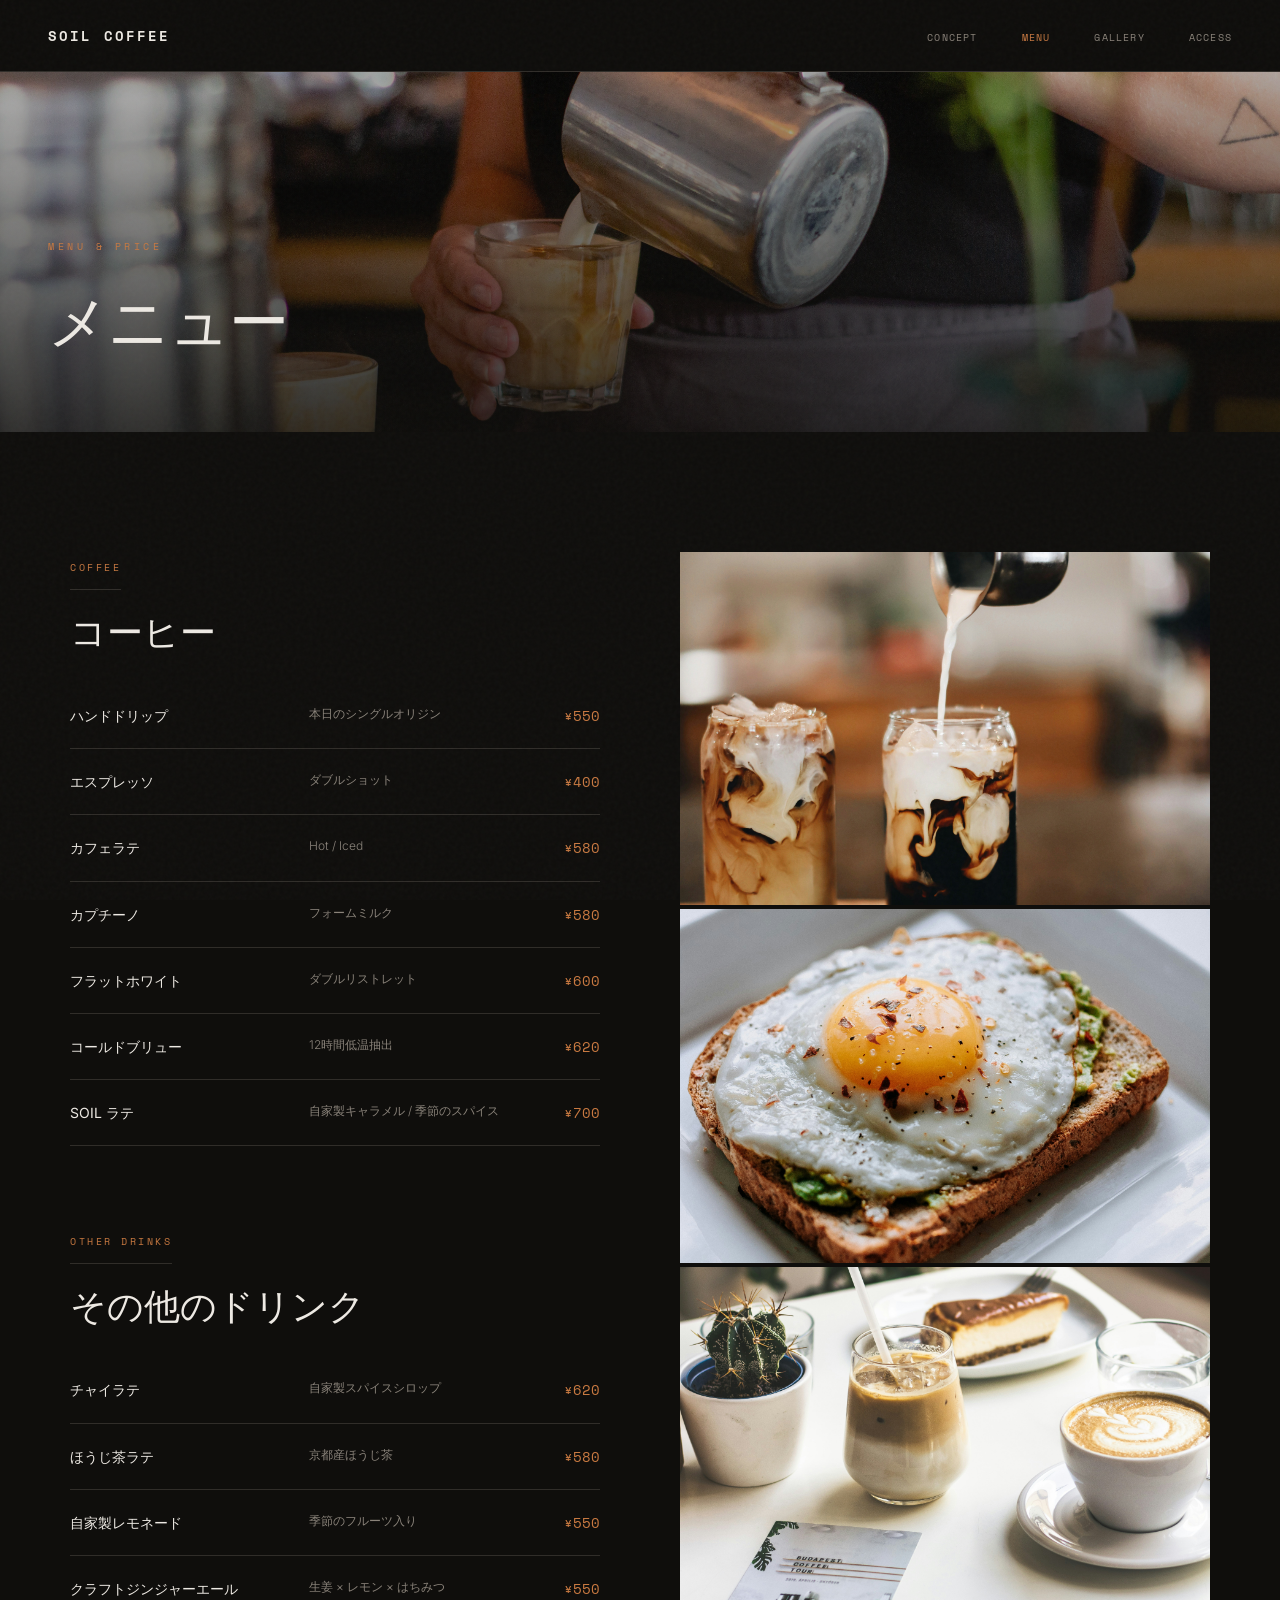
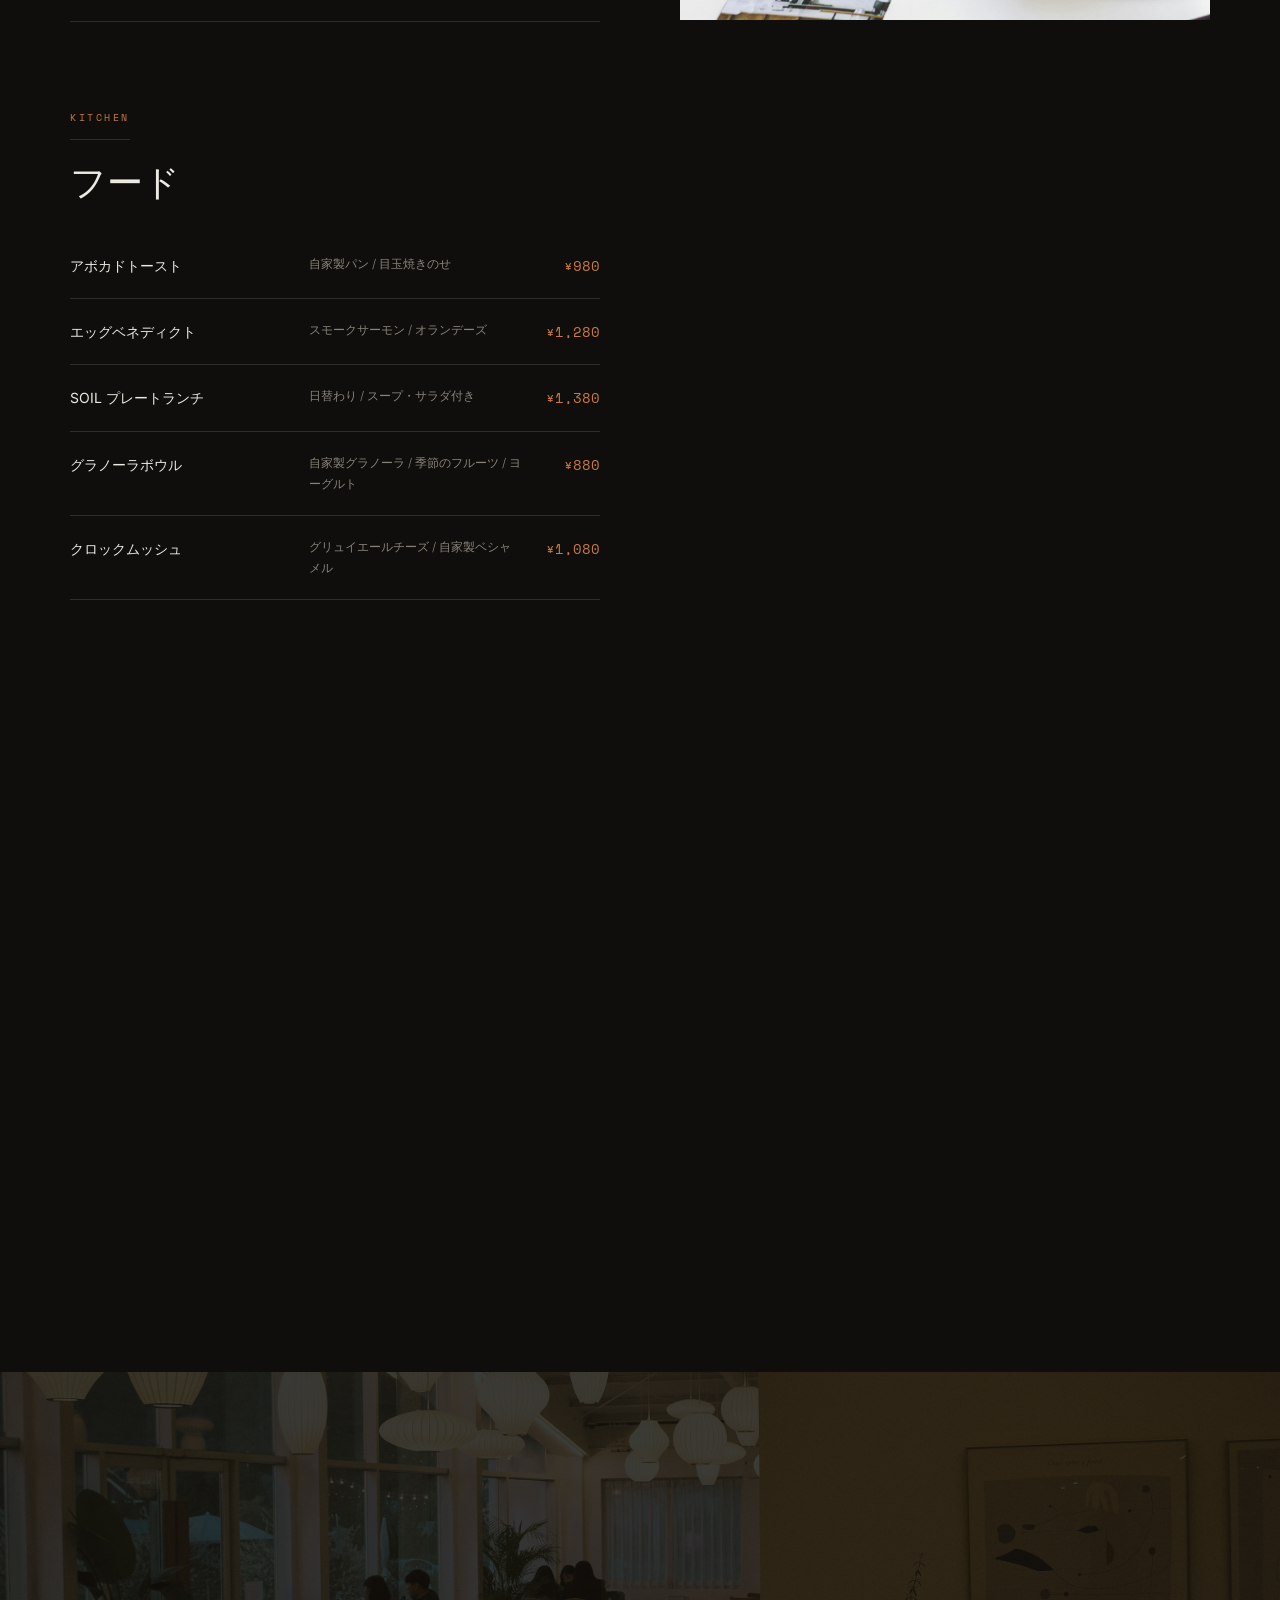
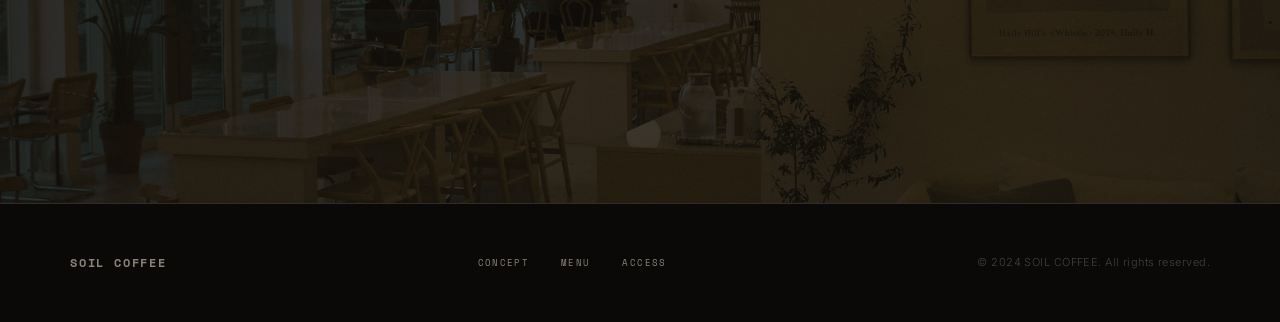
<file: soil-coffee/menu.html>
<!DOCTYPE html>
<html lang="ja">
<head>
  <meta charset="UTF-8">
  <meta name="viewport" content="width=device-width, initial-scale=1.0">
  <title>Menu | SOIL COFFEE</title>
  <link rel="stylesheet" href="css/style.css">
  <style>
    .menu-grid {
      display: grid;
      grid-template-columns: 1fr 1fr;
      gap: 80px;
      align-items: start;
    }
    .menu-img-stack { display: flex; flex-direction: column; gap: 4px; position: sticky; top: 100px; }
    @media (max-width: 900px) {
      .menu-grid { grid-template-columns: 1fr; gap: 40px; }
      .menu-img-stack { position: static; flex-direction: row; overflow-x: auto; }
      .menu-img-stack .img-wrap { min-width: 260px; }
    }
  </style>
</head>
<body>

<nav class="nav nav-solid">
  <a href="index.html" class="nav-logo">SOIL COFFEE</a>
  <ul class="nav-links">
    <li><a href="index.html#concept">Concept</a></li>
    <li><a href="menu.html" class="active">Menu</a></li>
    <li><a href="index.html#gallery-section">Gallery</a></li>
    <li><a href="index.html#access-section">Access</a></li>
  </ul>
</nav>

<div class="page-hero" id="pageHero">
  <div class="page-hero-bg" style="background-image: url('../images/cafe/louis-hansel-CqVS_klTib4-unsplash.jpg'); background-position: center 40%;"></div>
  <div class="page-hero-overlay"></div>
  <div class="page-hero-inner">
    <span class="page-hero-en">Menu & Price</span>
    <h1 class="page-hero-title">メニュー</h1>
  </div>
</div>

<section class="section">
  <div class="container">
    <div class="menu-grid">

      <!-- LEFT: MENU CONTENT -->
      <div>
        <!-- COFFEE -->
        <div class="menu-section rv">
          <span class="tag">Coffee</span>
          <h2 class="hdg-sm">コーヒー</h2>
          <table class="menu-table">
            <tr>
              <td class="m-name">ハンドドリップ</td>
              <td class="m-desc">本日のシングルオリジン</td>
              <td class="m-price">¥550</td>
            </tr>
            <tr>
              <td class="m-name">エスプレッソ</td>
              <td class="m-desc">ダブルショット</td>
              <td class="m-price">¥400</td>
            </tr>
            <tr>
              <td class="m-name">カフェラテ</td>
              <td class="m-desc">Hot / Iced</td>
              <td class="m-price">¥580</td>
            </tr>
            <tr>
              <td class="m-name">カプチーノ</td>
              <td class="m-desc">フォームミルク</td>
              <td class="m-price">¥580</td>
            </tr>
            <tr>
              <td class="m-name">フラットホワイト</td>
              <td class="m-desc">ダブルリストレット</td>
              <td class="m-price">¥600</td>
            </tr>
            <tr>
              <td class="m-name">コールドブリュー</td>
              <td class="m-desc">12時間低温抽出</td>
              <td class="m-price">¥620</td>
            </tr>
            <tr>
              <td class="m-name">SOIL ラテ</td>
              <td class="m-desc">自家製キャラメル / 季節のスパイス</td>
              <td class="m-price">¥700</td>
            </tr>
          </table>
        </div>

        <!-- OTHER DRINKS -->
        <div class="menu-section rv">
          <span class="tag">Other Drinks</span>
          <h2 class="hdg-sm">その他のドリンク</h2>
          <table class="menu-table">
            <tr>
              <td class="m-name">チャイラテ</td>
              <td class="m-desc">自家製スパイスシロップ</td>
              <td class="m-price">¥620</td>
            </tr>
            <tr>
              <td class="m-name">ほうじ茶ラテ</td>
              <td class="m-desc">京都産ほうじ茶</td>
              <td class="m-price">¥580</td>
            </tr>
            <tr>
              <td class="m-name">自家製レモネード</td>
              <td class="m-desc">季節のフルーツ入り</td>
              <td class="m-price">¥550</td>
            </tr>
            <tr>
              <td class="m-name">クラフトジンジャーエール</td>
              <td class="m-desc">生姜 × レモン × はちみつ</td>
              <td class="m-price">¥550</td>
            </tr>
          </table>
        </div>

        <!-- FOOD -->
        <div class="menu-section rv">
          <span class="tag">Kitchen</span>
          <h2 class="hdg-sm">フード</h2>
          <table class="menu-table">
            <tr>
              <td class="m-name">アボカドトースト</td>
              <td class="m-desc">自家製パン / 目玉焼きのせ</td>
              <td class="m-price">¥980</td>
            </tr>
            <tr>
              <td class="m-name">エッグベネディクト</td>
              <td class="m-desc">スモークサーモン / オランデーズ</td>
              <td class="m-price">¥1,280</td>
            </tr>
            <tr>
              <td class="m-name">SOIL プレートランチ</td>
              <td class="m-desc">日替わり / スープ・サラダ付き</td>
              <td class="m-price">¥1,380</td>
            </tr>
            <tr>
              <td class="m-name">グラノーラボウル</td>
              <td class="m-desc">自家製グラノーラ / 季節のフルーツ / ヨーグルト</td>
              <td class="m-price">¥880</td>
            </tr>
            <tr>
              <td class="m-name">クロックムッシュ</td>
              <td class="m-desc">グリュイエールチーズ / 自家製ベシャメル</td>
              <td class="m-price">¥1,080</td>
            </tr>
          </table>
        </div>

        <!-- SWEETS -->
        <div class="menu-section rv">
          <span class="tag">Sweets</span>
          <h2 class="hdg-sm">スイーツ</h2>
          <table class="menu-table">
            <tr>
              <td class="m-name">本日のタルト</td>
              <td class="m-desc">パティシエの日替わり</td>
              <td class="m-price">¥680</td>
            </tr>
            <tr>
              <td class="m-name">バスクチーズケーキ</td>
              <td class="m-desc">濃厚 / ほろ苦キャラメル</td>
              <td class="m-price">¥620</td>
            </tr>
            <tr>
              <td class="m-name">自家製スコーン</td>
              <td class="m-desc">クロテッドクリーム / 季節のジャム</td>
              <td class="m-price">¥480</td>
            </tr>
            <tr>
              <td class="m-name">アフォガート</td>
              <td class="m-desc">バニラジェラート / エスプレッソ</td>
              <td class="m-price">¥580</td>
            </tr>
          </table>
        </div>

        <div class="menu-note rv">
          <p>※ 表示価格はすべて税込です</p>
          <p>※ フードメニューは Morning / Lunch で提供時間が異なります</p>
          <p>※ 季節限定メニューはInstagramにてお知らせしています</p>
          <p>※ テイクアウト対応可能です</p>
        </div>
      </div>

      <!-- RIGHT: STICKY IMAGES -->
      <div class="menu-img-stack rv rv-d2">
        <div class="img-wrap ratio-32">
          <img src="../images/cafe/tabitha-turner-F0Wd4djYvSA-unsplash.jpg" alt="アイスコーヒー">
        </div>
        <div class="img-wrap ratio-32">
          <img src="../images/cafe/ben-kolde-FFqNATH27EM-unsplash.jpg" alt="アボカドトースト">
        </div>
        <div class="img-wrap ratio-32">
          <img src="../images/cafe/breakslow-E6RTpqvOasU-unsplash.jpg" alt="カフェタイム">
        </div>
      </div>

    </div>
  </div>
</section>

<!-- CTA -->
<div class="cta">
  <div class="cta-bg" style="background-image: url('../images/cafe/minku-kang-67EZZZl6jeI-unsplash.jpg');"></div>
  <div class="cta-overlay"></div>
  <div class="cta-inner rv">
    <h2 class="hdg">Come find your cup.</h2>
    <p class="desc">あなたの一杯を、見つけに来てください。</p>
    <a href="index.html#access-section" class="btn btn-ghost">Access</a>
  </div>
</div>

<footer class="footer">
  <div class="footer-inner">
    <a href="index.html" class="footer-logo">SOIL COFFEE</a>
    <div class="footer-links">
      <a href="index.html#concept">Concept</a>
      <a href="menu.html">Menu</a>
      <a href="index.html#access-section">Access</a>
    </div>
    <span class="footer-text">© 2024 SOIL COFFEE. All rights reserved.</span>
  </div>
</footer>

<script>
  window.addEventListener('load', () => {
    document.getElementById('pageHero').classList.add('loaded');
  });
  const rvEls = document.querySelectorAll('.rv');
  const rvObs = new IntersectionObserver((entries) => {
    entries.forEach(e => {
      if (e.isIntersecting) { e.target.classList.add('visible'); rvObs.unobserve(e.target); }
    });
  }, { threshold: 0.1 });
  rvEls.forEach(el => rvObs.observe(el));
</script>

</body>
</html>
</file>
<file: css/style.css>
/* ========================================
   Portfolio — Ryota
   Design: Editorial Minimal
   ======================================== */

*, *::before, *::after { margin: 0; padding: 0; box-sizing: border-box; }

:root {
  --bg: #ffffff;
  --bg-off: #f7f7f5;
  --text: #1a1a1a;
  --text-sub: #5a5a5a;
  --text-muted: #999999;
  --accent: #4a6fa5;
  --accent-light: rgba(74, 111, 165, 0.08);
  --border: #e8e8e6;
  --font: 'Inter', 'Noto Sans JP', sans-serif;
  --ease: cubic-bezier(0.22, 1, 0.36, 1);
  --gap: clamp(20px, 4vw, 40px);
}

html { scroll-behavior: smooth; }
body {
  font-family: var(--font);
  background: var(--bg);
  color: var(--text);
  line-height: 1.8;
  font-size: 15px;
  overflow-x: hidden;
  -webkit-font-smoothing: antialiased;
}
img { display: block; max-width: 100%; height: auto; }
a { color: inherit; text-decoration: none; }

.container {
  max-width: 1120px;
  margin: 0 auto;
  padding: 0 var(--gap);
}

/* --- NAV --- */
.nav {
  position: fixed;
  top: 0;
  left: 0;
  right: 0;
  z-index: 100;
  display: flex;
  align-items: center;
  justify-content: space-between;
  padding: 20px var(--gap);
  background: rgba(255,255,255,0.9);
  backdrop-filter: blur(12px);
  border-bottom: 1px solid transparent;
  transition: border-color 0.3s;
}
.nav.scrolled { border-color: var(--border); }
.nav-name {
  font-size: 15px;
  font-weight: 600;
  letter-spacing: 0.04em;
}
.nav-links { display: flex; gap: 28px; }
.nav-links a {
  font-size: 13px;
  font-weight: 500;
  color: var(--text-sub);
  letter-spacing: 0.03em;
  transition: color 0.3s;
}
.nav-links a:hover { color: var(--text); }
.nav-contact {
  font-size: 13px;
  font-weight: 600;
  color: var(--accent) !important;
}

/* --- HERO --- */
.hero {
  min-height: 100vh;
  display: flex;
  flex-direction: column;
  justify-content: center;
  padding: 120px var(--gap) 80px;
  max-width: 1120px;
  margin: 0 auto;
}
.hero-intro {
  display: grid;
  grid-template-columns: 1.4fr 1fr;
  gap: clamp(40px, 5vw, 72px);
  align-items: center;
}
.hero-intro-text { max-width: 600px; }
.hero-photo {
  aspect-ratio: 3/4;
  border-radius: 12px;
  overflow: hidden;
  background: var(--bg-off);
  display: flex;
  align-items: center;
  justify-content: center;
  border: 1px solid var(--border);
}
.hero-photo-placeholder {
  font-size: 13px;
  color: var(--text-muted);
  text-align: center;
  line-height: 1.6;
}
.hero-skills { margin-top: 8px; }
.hero-skills-group { margin-bottom: 20px; }
.hero-skills-group:last-child { margin-bottom: 0; }
.hero-skills-title {
  font-size: 12px;
  font-weight: 600;
  color: var(--text-muted);
  letter-spacing: 0.12em;
  text-transform: uppercase;
  margin-bottom: 10px;
}
.hero-hello {
  font-size: 13px;
  font-weight: 500;
  color: var(--text-muted);
  letter-spacing: 0.12em;
  text-transform: uppercase;
  margin-bottom: 20px;
}
.hero-name {
  font-size: clamp(40px, 7vw, 72px);
  font-weight: 700;
  line-height: 1.15;
  letter-spacing: -0.02em;
  margin-bottom: 24px;
}
.hero-name .accent { color: var(--accent); }
.hero-desc {
  font-size: clamp(16px, 2vw, 19px);
  line-height: 1.9;
  color: var(--text-sub);
  max-width: 600px;
  margin-bottom: 40px;
}
.hero-tags {
  display: flex;
  gap: 12px;
  flex-wrap: wrap;
}
.hero-tag {
  font-size: 12px;
  font-weight: 500;
  color: var(--accent);
  border: 1px solid var(--border);
  padding: 6px 16px;
  border-radius: 20px;
  letter-spacing: 0.02em;
}
.hero-scroll {
  margin-top: auto;
  padding-top: 40px;
  font-size: 11px;
  font-weight: 500;
  color: var(--text-muted);
  letter-spacing: 0.15em;
  text-transform: uppercase;
  display: flex;
  align-items: center;
  gap: 12px;
}
.hero-scroll::before {
  content: '';
  width: 32px;
  height: 1px;
  background: var(--text-muted);
}

/* --- SECTION --- */
.section {
  padding: clamp(80px, 10vw, 140px) 0;
}
.section-alt { background: var(--bg-off); }
.section-header {
  margin-bottom: clamp(48px, 6vw, 72px);
}
.section-num {
  font-size: 11px;
  font-weight: 600;
  color: var(--text-muted);
  letter-spacing: 0.2em;
  text-transform: uppercase;
  margin-bottom: 12px;
  display: block;
}
.section-title {
  font-size: clamp(28px, 4vw, 40px);
  font-weight: 700;
  letter-spacing: -0.01em;
  line-height: 1.3;
}

/* --- WORKS --- */
.works-grid {
  display: grid;
  gap: clamp(48px, 6vw, 80px);
}
.work-item {
  display: grid;
  grid-template-columns: 1.2fr 1fr;
  gap: clamp(32px, 4vw, 56px);
  align-items: center;
}
.work-item:nth-child(even) {
  grid-template-columns: 1fr 1.2fr;
}
.work-item:nth-child(even) .work-img { order: 2; }
.work-item:nth-child(even) .work-info { order: 1; }

.work-img {
  position: relative;
  border-radius: 12px;
  overflow: hidden;
  aspect-ratio: 16/10;
  background: var(--bg-off);
  cursor: pointer;
}
.work-img img {
  width: 100%;
  height: 100%;
  object-fit: cover;
  transition: transform 0.6s var(--ease);
}
.work-img:hover img { transform: scale(1.04); }
.work-img-overlay {
  position: absolute;
  inset: 0;
  background: rgba(26, 26, 26, 0);
  display: flex;
  align-items: center;
  justify-content: center;
  transition: background 0.4s;
}
.work-img:hover .work-img-overlay {
  background: rgba(26, 26, 26, 0.3);
}
.work-img-label {
  font-size: 13px;
  font-weight: 600;
  color: #fff;
  letter-spacing: 0.1em;
  text-transform: uppercase;
  opacity: 0;
  transform: translateY(8px);
  transition: opacity 0.4s, transform 0.4s;
}
.work-img:hover .work-img-label {
  opacity: 1;
  transform: translateY(0);
}

.work-type {
  font-size: 11px;
  font-weight: 600;
  color: var(--accent);
  letter-spacing: 0.12em;
  text-transform: uppercase;
  margin-bottom: 10px;
}
.work-name {
  font-size: clamp(22px, 3vw, 30px);
  font-weight: 700;
  letter-spacing: -0.01em;
  margin-bottom: 6px;
}
.work-client {
  font-size: 13px;
  color: var(--text-muted);
  margin-bottom: 16px;
}
.work-desc {
  font-size: 14px;
  color: var(--text-sub);
  line-height: 1.9;
  margin-bottom: 20px;
}
.work-tags {
  display: flex;
  gap: 8px;
  flex-wrap: wrap;
  margin-bottom: 20px;
}
.work-tag {
  font-size: 11px;
  font-weight: 500;
  color: var(--text-muted);
  background: var(--bg-off);
  padding: 4px 12px;
  border-radius: 3px;
}
.work-link {
  font-size: 13px;
  font-weight: 600;
  color: var(--accent);
  display: inline-flex;
  align-items: center;
  gap: 6px;
  transition: gap 0.3s;
}
.work-link:hover { gap: 10px; }
.work-link::after { content: '\2192'; }

/* --- ABOUT --- */
.about-grid {
  display: grid;
  grid-template-columns: 1fr 1.6fr;
  gap: clamp(40px, 5vw, 72px);
  align-items: start;
}
.about-photo {
  aspect-ratio: 3/4;
  border-radius: 12px;
  overflow: hidden;
  background: var(--bg-off);
  display: flex;
  align-items: center;
  justify-content: center;
  border: 1px solid var(--border);
}
.about-photo-placeholder {
  font-size: 13px;
  color: var(--text-muted);
  text-align: center;
  line-height: 1.6;
}
.about-name {
  font-size: 28px;
  font-weight: 700;
  margin-bottom: 4px;
}
.about-role {
  font-size: 14px;
  color: var(--text-muted);
  margin-bottom: 24px;
}
.about-text {
  font-size: 15px;
  color: var(--text-sub);
  line-height: 2;
  margin-bottom: 32px;
}
.about-skills { margin-bottom: 32px; }
.about-skills-title {
  font-size: 12px;
  font-weight: 600;
  color: var(--text-muted);
  letter-spacing: 0.12em;
  text-transform: uppercase;
  margin-bottom: 12px;
}
.about-skills-list {
  display: flex;
  gap: 8px;
  flex-wrap: wrap;
}
.about-skill {
  font-size: 13px;
  font-weight: 500;
  color: var(--text);
  background: var(--bg-off);
  border: 1px solid var(--border);
  padding: 6px 16px;
  border-radius: 4px;
}

/* --- SERVICES --- */
.services-grid {
  display: grid;
  grid-template-columns: repeat(3, 1fr);
  gap: 24px;
}
.service-card {
  padding: 36px 28px;
  border: 1px solid var(--border);
  border-radius: 12px;
  transition: border-color 0.3s, box-shadow 0.3s;
}
.service-card:hover {
  border-color: var(--accent);
  box-shadow: 0 8px 32px rgba(0,0,0,0.04);
}
.service-icon {
  font-size: 28px;
  margin-bottom: 20px;
  display: block;
}
.service-name {
  font-size: 18px;
  font-weight: 700;
  margin-bottom: 12px;
}
.service-desc {
  font-size: 14px;
  color: var(--text-sub);
  line-height: 1.8;
  margin-bottom: 16px;
}
.service-price {
  font-size: 13px;
  color: var(--text-muted);
}
.service-price strong {
  color: var(--text);
  font-size: 15px;
}

/* --- CONTACT --- */
.contact-inner {
  max-width: 640px;
  margin: 0 auto;
  text-align: center;
}
.contact-lead {
  font-size: clamp(20px, 3vw, 28px);
  font-weight: 700;
  line-height: 1.6;
  margin-bottom: 16px;
}
.contact-desc {
  font-size: 15px;
  color: var(--text-sub);
  margin-bottom: 36px;
  line-height: 1.9;
}
.contact-btns {
  display: flex;
  justify-content: center;
  gap: 16px;
  flex-wrap: wrap;
  margin-bottom: 24px;
}
.btn {
  display: inline-flex;
  align-items: center;
  justify-content: center;
  gap: 8px;
  font-family: var(--font);
  font-size: 14px;
  font-weight: 600;
  padding: 16px 36px;
  border-radius: 8px;
  border: none;
  cursor: pointer;
  transition: all 0.3s var(--ease);
}
.btn-primary {
  background: var(--accent);
  color: #fff;
}
.btn-primary:hover {
  background: #3e608f;
  transform: translateY(-2px);
  box-shadow: 0 8px 24px rgba(74,111,165,0.2);
}
.btn-outline {
  background: transparent;
  color: var(--text);
  border: 1.5px solid var(--border);
}
.btn-outline:hover {
  border-color: var(--text);
}
.btn-arrow::after {
  content: '\2192';
  transition: transform 0.3s;
}
.btn-arrow:hover::after { transform: translateX(4px); }

.contact-links {
  display: flex;
  justify-content: center;
  gap: 24px;
}
.contact-link {
  font-size: 13px;
  color: var(--text-muted);
  transition: color 0.3s;
}
.contact-link:hover { color: var(--accent); }

/* --- FOOTER --- */
.footer {
  border-top: 1px solid var(--border);
  padding: 40px var(--gap);
  display: flex;
  align-items: center;
  justify-content: space-between;
}
.footer-copy {
  font-size: 12px;
  color: var(--text-muted);
}
.footer-top {
  font-size: 12px;
  font-weight: 500;
  color: var(--text-muted);
  transition: color 0.3s;
}
.footer-top:hover { color: var(--text); }

/* --- SCROLL REVEAL --- */
.rv {
  opacity: 0;
  transform: translateY(28px);
  transition: opacity 0.7s var(--ease), transform 0.7s var(--ease);
}
.rv.visible { opacity: 1; transform: translateY(0); }
.rv-d1 { transition-delay: 0.1s; }
.rv-d2 { transition-delay: 0.2s; }
.rv-d3 { transition-delay: 0.3s; }

/* --- RESPONSIVE --- */
@media (max-width: 900px) {
  .nav-links { display: none; }

  .work-item,
  .work-item:nth-child(even) {
    grid-template-columns: 1fr;
  }
  .work-item:nth-child(even) .work-img { order: 0; }
  .work-item:nth-child(even) .work-info { order: 0; }

  .hero-intro { grid-template-columns: 1fr; }
  .hero-photo { max-width: 280px; }

  .services-grid { grid-template-columns: 1fr; }
}

@media (prefers-reduced-motion: reduce) {
  .rv { opacity: 1; transform: none; transition: none; }
  html { scroll-behavior: auto; }
}
</file>
<file: seitai-lp/css/style.css>
/* ========================================
   SORA Seitai-in - LP
   Design: Natural & Warm / Light & Healing
   ======================================== */

*, *::before, *::after { margin: 0; padding: 0; box-sizing: border-box; }

:root {
  --bg: #faf8f5;
  --bg-white: #ffffff;
  --bg-warm: #f3efe9;
  --bg-green: #f0f5f1;
  --accent: #7BA88E;
  --accent-dark: #5e8a6e;
  --accent-light: rgba(123, 168, 142, 0.12);
  --cta: #d4845a;
  --cta-hover: #c07248;
  --brown: #5c4a3a;
  --brown-light: #8a7560;
  --text: #3a3530;
  --text-light: #6b6057;
  --text-muted: #9c9084;
  --border: #e5dfd7;
  --font-en: 'Cormorant', serif;
  --font-serif: 'Noto Serif JP', serif;
  --font-body: 'Noto Sans JP', sans-serif;
  --ease: cubic-bezier(0.22, 1, 0.36, 1);
  --section-pad: clamp(72px, 9vw, 120px);
}

html { scroll-behavior: smooth; }
body {
  font-family: var(--font-body);
  background: var(--bg);
  color: var(--text);
  line-height: 1.9;
  font-size: 15px;
  overflow-x: hidden;
  -webkit-font-smoothing: antialiased;
}
img { display: block; max-width: 100%; height: auto; }
a { color: inherit; text-decoration: none; }
ul { list-style: none; }

.container {
  max-width: 1080px;
  margin: 0 auto;
  padding: 0 clamp(20px, 4vw, 40px);
}

/* --- TYPOGRAPHY --- */
.hdg-hero {
  font-family: var(--font-serif);
  font-size: clamp(28px, 4.5vw, 48px);
  font-weight: 600;
  line-height: 1.5;
  letter-spacing: 0.06em;
  color: var(--text);
}
.hdg-section {
  font-family: var(--font-serif);
  font-size: clamp(22px, 3vw, 32px);
  font-weight: 600;
  line-height: 1.5;
  letter-spacing: 0.04em;
  color: var(--text);
}
.hdg-sub {
  font-family: var(--font-serif);
  font-size: clamp(17px, 2vw, 22px);
  font-weight: 600;
  line-height: 1.5;
  color: var(--text);
}
.label-en {
  font-family: var(--font-en);
  font-size: clamp(32px, 4vw, 48px);
  font-weight: 400;
  font-style: italic;
  color: var(--accent);
  letter-spacing: 0.02em;
  line-height: 1.2;
  margin-bottom: 8px;
  display: block;
}
.label-sm {
  font-family: var(--font-en);
  font-size: 13px;
  font-weight: 600;
  letter-spacing: 0.15em;
  text-transform: uppercase;
  color: var(--accent);
  margin-bottom: 4px;
  display: block;
}
.text-center { text-align: center; }
.text-accent { color: var(--accent); }
.text-cta { color: var(--cta); }
.text-muted { color: var(--text-muted); }

/* --- SECTION --- */
.section {
  padding: var(--section-pad) 0;
}
.section-white { background: var(--bg-white); }
.section-warm { background: var(--bg-warm); }
.section-green { background: var(--bg-green); }
.section-header {
  text-align: center;
  margin-bottom: clamp(40px, 5vw, 64px);
}

/* --- NAV --- */
.nav {
  position: fixed;
  top: 0;
  left: 0;
  right: 0;
  z-index: 1000;
  display: flex;
  align-items: center;
  justify-content: space-between;
  padding: 16px clamp(20px, 4vw, 40px);
  background: rgba(250, 248, 245, 0.92);
  backdrop-filter: blur(12px);
  border-bottom: 1px solid var(--border);
  transition: box-shadow 0.3s;
}
.nav.scrolled { box-shadow: 0 2px 20px rgba(0,0,0,0.06); }
.nav-logo {
  font-family: var(--font-en);
  font-size: 22px;
  font-weight: 600;
  color: var(--text);
  letter-spacing: 0.04em;
}
.nav-logo em {
  font-style: italic;
  color: var(--accent);
}
.nav-right {
  display: flex;
  align-items: center;
  gap: 24px;
}
.nav-tel {
  font-family: var(--font-body);
  font-size: 13px;
  color: var(--text-light);
}
.nav-tel strong {
  font-size: 17px;
  color: var(--text);
  letter-spacing: 0.04em;
}
.nav-cta-btn {
  font-size: 13px;
  font-weight: 600;
  color: var(--bg-white);
  background: var(--cta);
  padding: 10px 24px;
  border-radius: 6px;
  transition: background 0.3s, transform 0.3s;
}
.nav-cta-btn:hover {
  background: var(--cta-hover);
  transform: translateY(-1px);
}

/* --- HERO --- */
.hero {
  position: relative;
  min-height: 90vh;
  display: flex;
  align-items: center;
  background: var(--bg-warm);
  overflow: hidden;
  padding-top: 60px;
}
.hero-grid {
  display: grid;
  grid-template-columns: 1fr 1fr;
  gap: clamp(32px, 5vw, 64px);
  align-items: center;
  max-width: 1200px;
  margin: 0 auto;
  padding: clamp(40px, 5vw, 80px) clamp(20px, 4vw, 48px);
}
.hero-text { max-width: 520px; }
.hero-badge {
  display: inline-flex;
  align-items: center;
  gap: 6px;
  font-size: 13px;
  font-weight: 600;
  color: var(--accent-dark);
  background: var(--accent-light);
  padding: 6px 16px;
  border-radius: 20px;
  margin-bottom: 24px;
}
.hero-badge::before {
  content: '';
  width: 8px;
  height: 8px;
  background: var(--accent);
  border-radius: 50%;
}
.hero-catch {
  font-family: var(--font-serif);
  font-size: clamp(26px, 4vw, 42px);
  font-weight: 700;
  line-height: 1.6;
  letter-spacing: 0.05em;
  color: var(--text);
  margin-bottom: 20px;
}
.hero-catch .em {
  color: var(--accent-dark);
  background: linear-gradient(transparent 60%, rgba(123,168,142,0.18) 60%);
  padding: 0 2px;
}
.hero-sub {
  font-size: 15px;
  color: var(--text-light);
  line-height: 1.9;
  margin-bottom: 28px;
}
.hero-offer {
  background: var(--bg-white);
  border: 2px solid var(--cta);
  border-radius: 10px;
  padding: 20px 24px;
  margin-bottom: 28px;
  text-align: center;
}
.hero-offer-label {
  font-size: 12px;
  font-weight: 700;
  color: var(--cta);
  letter-spacing: 0.1em;
  margin-bottom: 6px;
}
.hero-offer-price {
  font-size: 14px;
  color: var(--text-light);
}
.hero-offer-price .old {
  text-decoration: line-through;
  color: var(--text-muted);
}
.hero-offer-price .new {
  font-size: clamp(28px, 4vw, 38px);
  font-weight: 700;
  color: var(--cta);
  margin: 0 4px;
}
.hero-offer-price .tax { font-size: 12px; color: var(--text-muted); }
.hero-offer-note { font-size: 11px; color: var(--text-muted); margin-top: 4px; }
.hero-img {
  position: relative;
  border-radius: 16px;
  overflow: hidden;
  aspect-ratio: 3/4;
  box-shadow: 0 20px 60px rgba(92, 74, 58, 0.12);
}
.hero-img img {
  width: 100%;
  height: 100%;
  object-fit: cover;
  transform: scale(1.05);
  animation: heroReveal 1.5s var(--ease) forwards;
}
@keyframes heroReveal { to { transform: scale(1); } }

/* --- BUTTONS --- */
.btn {
  display: inline-flex;
  align-items: center;
  justify-content: center;
  gap: 8px;
  font-family: var(--font-body);
  font-size: 15px;
  font-weight: 600;
  padding: 16px 36px;
  border-radius: 8px;
  border: none;
  cursor: pointer;
  transition: all 0.3s var(--ease);
}
.btn-cta {
  background: var(--cta);
  color: #fff;
  box-shadow: 0 4px 16px rgba(212, 132, 90, 0.25);
}
.btn-cta:hover {
  background: var(--cta-hover);
  transform: translateY(-2px);
  box-shadow: 0 8px 24px rgba(212, 132, 90, 0.3);
}
.btn-outline-green {
  background: transparent;
  color: var(--accent-dark);
  border: 1.5px solid var(--accent);
}
.btn-outline-green:hover {
  background: var(--accent-light);
}
.btn-lg {
  padding: 18px 44px;
  font-size: 16px;
}
.btn-block { width: 100%; }
.btn-arrow::after {
  content: '\2192';
  font-size: 16px;
  transition: transform 0.3s;
}
.btn-arrow:hover::after { transform: translateX(4px); }
.btn-micro {
  display: block;
  text-align: center;
  font-size: 12px;
  color: var(--text-muted);
  margin-top: 10px;
}

/* --- SCROLL REVEAL --- */
.rv {
  opacity: 0;
  transform: translateY(32px);
  transition: opacity 0.7s var(--ease), transform 0.7s var(--ease);
}
.rv.visible { opacity: 1; transform: translateY(0); }
.rv-d1 { transition-delay: 0.1s; }
.rv-d2 { transition-delay: 0.2s; }
.rv-d3 { transition-delay: 0.3s; }

/* --- CONCERNS --- */
.concerns-intro {
  text-align: center;
  margin-bottom: 40px;
}
.concerns-intro p {
  font-size: 16px;
  color: var(--text-light);
}
.concerns-grid {
  display: grid;
  grid-template-columns: repeat(2, 1fr);
  gap: 16px;
  max-width: 720px;
  margin: 0 auto 40px;
}
.concern-item {
  display: flex;
  align-items: center;
  gap: 14px;
  padding: 18px 22px;
  background: var(--bg-white);
  border-radius: 10px;
  border: 1px solid var(--border);
  font-size: 15px;
  color: var(--text);
  transition: border-color 0.3s;
}
.concern-item:hover { border-color: var(--accent); }
.concern-check {
  flex-shrink: 0;
  width: 22px;
  height: 22px;
  border: 2px solid var(--border);
  border-radius: 4px;
  position: relative;
}
.concern-check::after {
  content: '\2713';
  position: absolute;
  top: 50%;
  left: 50%;
  transform: translate(-50%, -50%);
  font-size: 12px;
  color: var(--cta);
  opacity: 0.7;
}
.concerns-resolve {
  text-align: center;
  padding: 28px;
  background: var(--bg-white);
  border-radius: 12px;
  border: 2px solid var(--accent);
}
.concerns-resolve p {
  font-family: var(--font-serif);
  font-size: clamp(16px, 2vw, 20px);
  font-weight: 600;
  color: var(--accent-dark);
  line-height: 1.7;
}

/* --- FEATURES (Reasons) --- */
.reasons-list { margin-top: 48px; }
.reason-row {
  display: grid;
  grid-template-columns: 1fr 1fr;
  gap: clamp(32px, 5vw, 64px);
  align-items: center;
  margin-bottom: clamp(56px, 7vw, 80px);
}
.reason-row:nth-child(even) { direction: rtl; }
.reason-row:nth-child(even) > * { direction: ltr; }
.reason-img {
  border-radius: 12px;
  overflow: hidden;
  aspect-ratio: 4/3;
  box-shadow: 0 8px 32px rgba(92,74,58,0.08);
}
.reason-img img {
  width: 100%;
  height: 100%;
  object-fit: cover;
  transition: transform 0.6s var(--ease);
}
.reason-row:hover .reason-img img { transform: scale(1.04); }
.reason-num {
  font-family: var(--font-en);
  font-size: 56px;
  font-weight: 300;
  font-style: italic;
  color: var(--accent);
  opacity: 0.4;
  line-height: 1;
  margin-bottom: 8px;
}
.reason-title {
  font-family: var(--font-serif);
  font-size: clamp(18px, 2.5vw, 24px);
  font-weight: 700;
  color: var(--text);
  margin-bottom: 16px;
  line-height: 1.5;
}
.reason-text {
  font-size: 14px;
  line-height: 2;
  color: var(--text-light);
}

/* --- NUMBERS --- */
.numbers-row {
  display: grid;
  grid-template-columns: repeat(3, 1fr);
  gap: 24px;
  margin-top: 48px;
}
.number-card {
  text-align: center;
  padding: 36px 20px;
  background: var(--bg-white);
  border-radius: 12px;
  border: 1px solid var(--border);
}
.number-val {
  font-family: var(--font-en);
  font-size: clamp(40px, 6vw, 56px);
  font-weight: 400;
  font-style: italic;
  color: var(--accent-dark);
  line-height: 1;
  margin-bottom: 4px;
}
.number-unit {
  font-size: 16px;
  color: var(--text-light);
  margin-bottom: 8px;
}
.number-label {
  font-size: 13px;
  color: var(--text-muted);
}

/* --- CTA BAND --- */
.cta-band {
  padding: clamp(48px, 6vw, 72px) 0;
  text-align: center;
}
.cta-band .hdg-sub { margin-bottom: 8px; }
.cta-band .desc {
  font-size: 15px;
  color: var(--text-light);
  margin-bottom: 28px;
}

/* --- FLOW --- */
.flow-list {
  max-width: 700px;
  margin: 48px auto 0;
  position: relative;
}
.flow-list::before {
  content: '';
  position: absolute;
  top: 0;
  left: 32px;
  bottom: 0;
  width: 2px;
  background: var(--border);
}
.flow-step {
  display: flex;
  gap: 24px;
  margin-bottom: 40px;
  position: relative;
}
.flow-step:last-child { margin-bottom: 0; }
.flow-num {
  flex-shrink: 0;
  width: 64px;
  height: 64px;
  border-radius: 50%;
  background: var(--bg-white);
  border: 2px solid var(--accent);
  display: flex;
  align-items: center;
  justify-content: center;
  font-family: var(--font-en);
  font-size: 22px;
  font-weight: 400;
  font-style: italic;
  color: var(--accent-dark);
  position: relative;
  z-index: 1;
}
.flow-body { padding-top: 10px; }
.flow-title {
  font-family: var(--font-serif);
  font-size: 17px;
  font-weight: 700;
  color: var(--text);
  margin-bottom: 6px;
}
.flow-desc {
  font-size: 14px;
  color: var(--text-light);
  line-height: 1.8;
}

/* --- VOICE --- */
.voice-grid {
  display: grid;
  grid-template-columns: repeat(2, 1fr);
  gap: 24px;
  margin-top: 48px;
}
.voice-card {
  background: var(--bg-white);
  border: 1px solid var(--border);
  border-radius: 12px;
  padding: 28px;
  transition: box-shadow 0.3s;
}
.voice-card:hover { box-shadow: 0 8px 32px rgba(92,74,58,0.08); }
.voice-top {
  display: flex;
  align-items: center;
  gap: 12px;
  margin-bottom: 16px;
}
.voice-avatar {
  width: 48px;
  height: 48px;
  border-radius: 50%;
  background: var(--bg-green);
  display: flex;
  align-items: center;
  justify-content: center;
  font-family: var(--font-en);
  font-size: 18px;
  font-weight: 600;
  color: var(--accent-dark);
  flex-shrink: 0;
}
.voice-name {
  font-size: 14px;
  font-weight: 600;
  color: var(--text);
}
.voice-info {
  font-size: 12px;
  color: var(--text-muted);
}
.voice-symptom {
  display: inline-block;
  font-size: 12px;
  font-weight: 600;
  color: var(--accent-dark);
  background: var(--accent-light);
  padding: 3px 10px;
  border-radius: 4px;
  margin-bottom: 12px;
}
.voice-text {
  font-size: 14px;
  line-height: 1.9;
  color: var(--text-light);
}
.voice-stars {
  color: var(--cta);
  font-size: 13px;
  letter-spacing: 2px;
  margin-top: 12px;
}

/* --- DIRECTOR --- */
.director-grid {
  display: grid;
  grid-template-columns: 1fr 1.4fr;
  gap: clamp(32px, 5vw, 64px);
  align-items: center;
  margin-top: 48px;
}
.director-img {
  border-radius: 12px;
  overflow: hidden;
  aspect-ratio: 3/4;
  max-height: 480px;
  box-shadow: 0 12px 40px rgba(92,74,58,0.1);
}
.director-img img {
  width: 100%;
  height: 100%;
  object-fit: cover;
  object-position: center 30%;
}
.director-role {
  font-size: 13px;
  font-weight: 600;
  color: var(--accent-dark);
  letter-spacing: 0.08em;
  margin-bottom: 4px;
}
.director-name {
  font-family: var(--font-serif);
  font-size: 26px;
  font-weight: 700;
  color: var(--text);
  margin-bottom: 4px;
}
.director-name-en {
  font-family: var(--font-en);
  font-size: 14px;
  color: var(--text-muted);
  font-style: italic;
  margin-bottom: 20px;
}
.director-certs {
  display: flex;
  flex-wrap: wrap;
  gap: 8px;
  margin-bottom: 20px;
}
.director-cert {
  font-size: 12px;
  font-weight: 600;
  color: var(--accent-dark);
  background: var(--accent-light);
  padding: 5px 12px;
  border-radius: 4px;
}
.director-bio {
  font-size: 14px;
  line-height: 2;
  color: var(--text-light);
}
.director-message {
  margin-top: 20px;
  padding: 20px 24px;
  background: var(--bg-green);
  border-radius: 10px;
  border-left: 3px solid var(--accent);
  font-family: var(--font-serif);
  font-size: 15px;
  line-height: 1.9;
  color: var(--text);
}

/* --- PRICING --- */
.price-table-wrap {
  max-width: 700px;
  margin: 48px auto 0;
}
.price-highlight {
  text-align: center;
  padding: 32px;
  background: linear-gradient(135deg, #fdf0e8, #fef6f0);
  border: 2px solid var(--cta);
  border-radius: 14px;
  margin-bottom: 32px;
}
.price-highlight-label {
  font-size: 13px;
  font-weight: 700;
  color: var(--cta);
  letter-spacing: 0.1em;
  margin-bottom: 8px;
}
.price-highlight-row {
  display: flex;
  align-items: baseline;
  justify-content: center;
  gap: 12px;
  flex-wrap: wrap;
}
.price-old {
  font-size: 18px;
  color: var(--text-muted);
  text-decoration: line-through;
}
.price-arrow { font-size: 20px; color: var(--cta); }
.price-new {
  font-size: clamp(32px, 5vw, 44px);
  font-weight: 700;
  color: var(--cta);
}
.price-tax { font-size: 13px; color: var(--text-muted); }
.price-limit {
  font-size: 12px;
  color: var(--cta);
  font-weight: 600;
  margin-top: 8px;
}

.price-menu { border-collapse: collapse; width: 100%; }
.price-menu th,
.price-menu td {
  padding: 16px 12px;
  text-align: left;
  border-bottom: 1px solid var(--border);
  font-size: 14px;
}
.price-menu th {
  font-weight: 600;
  color: var(--text);
  width: 40%;
}
.price-menu td:nth-child(2) {
  color: var(--text-muted);
  text-align: center;
  width: 20%;
}
.price-menu td:last-child {
  text-align: right;
  font-weight: 600;
  color: var(--text);
}
.price-note {
  font-size: 12px;
  color: var(--text-muted);
  margin-top: 16px;
  text-align: center;
}

/* --- FAQ --- */
.faq-list {
  max-width: 720px;
  margin: 48px auto 0;
}
.faq-item {
  border-bottom: 1px solid var(--border);
}
.faq-item summary {
  display: flex;
  align-items: center;
  justify-content: space-between;
  padding: 20px 0;
  cursor: pointer;
  font-size: 15px;
  font-weight: 600;
  color: var(--text);
  list-style: none;
  transition: color 0.3s;
}
.faq-item summary::-webkit-details-marker { display: none; }
.faq-item summary::before {
  content: 'Q';
  font-family: var(--font-en);
  font-size: 18px;
  font-weight: 600;
  font-style: italic;
  color: var(--accent);
  margin-right: 14px;
  flex-shrink: 0;
}
.faq-item summary::after {
  content: '+';
  font-size: 22px;
  font-weight: 300;
  color: var(--text-muted);
  flex-shrink: 0;
  transition: transform 0.3s;
}
.faq-item[open] summary::after {
  transform: rotate(45deg);
  color: var(--accent);
}
.faq-item summary:hover { color: var(--accent-dark); }
.faq-answer {
  padding: 0 0 20px 36px;
  font-size: 14px;
  line-height: 2;
  color: var(--text-light);
}

/* --- ACCESS --- */
.access-layout {
  display: grid;
  grid-template-columns: 1fr 1fr;
  gap: 40px;
  align-items: start;
  margin-top: 48px;
}
.access-img {
  border-radius: 12px;
  overflow: hidden;
  aspect-ratio: 4/3;
}
.access-img img {
  width: 100%;
  height: 100%;
  object-fit: cover;
}
.access-row {
  display: flex;
  gap: 12px;
  padding: 14px 0;
  border-bottom: 1px solid var(--border);
  font-size: 14px;
}
.access-label {
  flex-shrink: 0;
  width: 72px;
  font-weight: 600;
  color: var(--accent-dark);
  font-size: 13px;
}
.access-value {
  color: var(--text-light);
  line-height: 1.7;
}

/* --- FINAL CTA --- */
.cta-final {
  padding: clamp(72px, 9vw, 120px) 0;
  text-align: center;
  background: linear-gradient(170deg, var(--bg-green) 0%, var(--bg-warm) 100%);
  position: relative;
  overflow: hidden;
}
.cta-final::before {
  content: '';
  position: absolute;
  top: -50%;
  left: -20%;
  width: 140%;
  height: 200%;
  background: radial-gradient(ellipse at center, rgba(123,168,142,0.08) 0%, transparent 70%);
  pointer-events: none;
}
.cta-final .container { position: relative; z-index: 1; }
.cta-final .hdg-section { margin-bottom: 16px; }
.cta-final .desc {
  font-size: 15px;
  color: var(--text-light);
  margin-bottom: 32px;
  max-width: 500px;
  margin-left: auto;
  margin-right: auto;
}
.cta-final-btns {
  display: flex;
  justify-content: center;
  gap: 16px;
  flex-wrap: wrap;
}

/* --- FLOAT CTA --- */
.float-cta {
  position: fixed;
  bottom: 0;
  left: 0;
  right: 0;
  z-index: 900;
  background: rgba(250, 248, 245, 0.95);
  backdrop-filter: blur(12px);
  border-top: 1px solid var(--border);
  padding: 10px 20px;
  display: flex;
  align-items: center;
  justify-content: center;
  gap: 16px;
  transform: translateY(100%);
  transition: transform 0.4s var(--ease);
}
.float-cta.show { transform: translateY(0); }
.float-cta-text {
  font-size: 13px;
  color: var(--text-light);
}
.float-cta-text strong { color: var(--cta); }

/* --- FOOTER --- */
.footer {
  background: var(--brown);
  color: rgba(255,255,255,0.6);
  padding: 48px 0 28px;
  text-align: center;
}
.footer-logo {
  font-family: var(--font-en);
  font-size: 20px;
  color: rgba(255,255,255,0.9);
  margin-bottom: 16px;
  display: block;
}
.footer-links {
  display: flex;
  justify-content: center;
  gap: 24px;
  margin-bottom: 20px;
}
.footer-links a {
  font-size: 13px;
  color: rgba(255,255,255,0.5);
  transition: color 0.3s;
}
.footer-links a:hover { color: rgba(255,255,255,0.9); }
.footer-disclaimer {
  font-size: 11px;
  color: rgba(255,255,255,0.35);
  max-width: 500px;
  margin: 0 auto 16px;
  line-height: 1.7;
}
.footer-copy {
  font-size: 11px;
  color: rgba(255,255,255,0.3);
}

/* --- Divider --- */
.divider {
  display: flex;
  align-items: center;
  justify-content: center;
  gap: 16px;
  padding: 12px 0;
}
.divider::before, .divider::after {
  content: '';
  width: 40px;
  height: 1px;
  background: var(--border);
}
.divider-leaf {
  font-size: 18px;
  color: var(--accent);
  opacity: 0.5;
}

/* --- RESPONSIVE --- */
@media (max-width: 900px) {
  .hero-grid { grid-template-columns: 1fr; text-align: center; }
  .hero-text { max-width: 100%; margin: 0 auto; }
  .hero-img { max-width: 400px; margin: 0 auto; aspect-ratio: 3/4; }
  .hero-offer { margin-left: auto; margin-right: auto; max-width: 360px; }

  .nav-tel { display: none; }

  .concerns-grid { grid-template-columns: 1fr; }

  .reason-row,
  .reason-row:nth-child(even) {
    grid-template-columns: 1fr;
    direction: ltr;
  }
  .reason-row:nth-child(even) > * { direction: ltr; }
  .reason-img { max-width: 480px; margin: 0 auto; }

  .numbers-row { grid-template-columns: 1fr; max-width: 320px; margin-left: auto; margin-right: auto; }

  .voice-grid { grid-template-columns: 1fr; }

  .director-grid { grid-template-columns: 1fr; }
  .director-img { max-width: 320px; margin: 0 auto; }

  .access-layout { grid-template-columns: 1fr; }
}

@media (prefers-reduced-motion: reduce) {
  .rv { opacity: 1; transform: none; transition: none; }
  .hero-img img { animation: none; transform: scale(1); }
  html { scroll-behavior: auto; }
}
</file>
<file: plume/css/style.css>
@import url('https://fonts.googleapis.com/css2?family=Cormorant+Garamond:ital,wght@0,300;0,400;1,300&family=Noto+Sans+JP:wght@300;400;500&family=Noto+Serif+JP:wght@300;400&display=swap');

/* ============================
   CUSTOM PROPERTIES
============================ */
:root {
  --bg:      #faf8f5;
  --bg2:     #f2ede6;
  --text:    #2a2420;
  --muted:   #7a6e68;
  --accent:  #8c7358;
  --accent-h:#6d5940;
  --border:  #ddd4c8;
  --white:   #ffffff;
  --dark:    #2a2420;

  --serif: 'Cormorant Garamond', 'Noto Serif JP', serif;
  --sans:  'Noto Sans JP', sans-serif;
  --max:   1100px;
}

/* ============================
   RESET
============================ */
*, *::before, *::after { margin: 0; padding: 0; box-sizing: border-box; }
html { scroll-behavior: smooth; }

body {
  font-family: var(--sans);
  background: var(--bg);
  color: var(--text);
  font-size: 15px;
  line-height: 1.8;
  font-weight: 300;
}

img { display: block; width: 100%; height: auto; }
a { text-decoration: none; color: inherit; }
ul { list-style: none; }

/* ============================
   NAVIGATION
============================ */
.nav {
  position: fixed;
  top: 0; left: 0; right: 0;
  height: 70px;
  background: rgba(250,248,245,0.0);
  backdrop-filter: blur(0px);
  border-bottom: 1px solid rgba(255,255,255,0);
  z-index: 100;
  display: flex;
  align-items: center;
  justify-content: space-between;
  padding: 0 48px;
  transition: background 0.5s ease, border-color 0.5s ease, backdrop-filter 0.5s ease;
}

.nav.nav-solid {
  background: rgba(250,248,245,0.97);
  backdrop-filter: blur(12px);
  border-bottom: 1px solid var(--border);
}

.nav-logo {
  font-family: var(--serif);
  font-size: 26px;
  font-weight: 300;
  letter-spacing: 0.15em;
  color: #fff;
  transition: color 0.5s ease;
}

.nav.nav-solid .nav-logo { color: var(--text); }

.nav-links {
  display: flex;
  gap: 40px;
}

.nav-links a {
  font-size: 10px;
  letter-spacing: 0.2em;
  text-transform: uppercase;
  color: rgba(255,255,255,0.7);
  transition: color 0.25s;
}

.nav.nav-solid .nav-links a { color: var(--muted); }

.nav-links a:hover { color: rgba(255,255,255,1); }
.nav.nav-solid .nav-links a:hover,
.nav.nav-solid .nav-links a.active { color: var(--accent); }
.nav-links a.active { color: rgba(255,255,255,0.9); }

/* Inner pages: nav always solid */
body.inner-page .nav {
  background: rgba(250,248,245,0.97);
  backdrop-filter: blur(12px);
  border-bottom: 1px solid var(--border);
}
body.inner-page .nav-logo { color: var(--text); }
body.inner-page .nav-links a { color: var(--muted); }
body.inner-page .nav-links a:hover,
body.inner-page .nav-links a.active { color: var(--accent); }

/* ============================
   BUTTONS
============================ */
.btn {
  display: inline-block;
  padding: 13px 36px;
  font-size: 10px;
  letter-spacing: 0.2em;
  text-transform: uppercase;
  transition: all 0.3s;
  cursor: pointer;
  font-family: var(--sans);
}

.btn-light {
  border: 1px solid rgba(255,255,255,0.5);
  color: rgba(255,255,255,0.85);
}
.btn-light:hover {
  background: rgba(255,255,255,0.12);
  border-color: rgba(255,255,255,0.9);
  color: #fff;
}

.btn-dark {
  border: 1px solid var(--accent);
  color: var(--accent);
}
.btn-dark:hover {
  background: var(--accent);
  color: var(--white);
}

.btn-fill {
  background: var(--accent);
  color: var(--white);
  border: 1px solid var(--accent);
}
.btn-fill:hover {
  background: var(--accent-h);
  border-color: var(--accent-h);
}

/* ============================
   LAYOUT
============================ */
.container {
  max-width: var(--max);
  margin: 0 auto;
}

.section     { padding: 100px 48px; }
.section-sm  { padding: 72px 48px; }
.section-bg  { background: var(--bg2); }

/* ============================
   TYPOGRAPHY HELPERS
============================ */
.label {
  display: block;
  font-size: 10px;
  letter-spacing: 0.35em;
  text-transform: uppercase;
  color: var(--accent);
  margin-bottom: 16px;
}

.heading {
  font-family: var(--serif);
  font-size: clamp(28px, 4vw, 46px);
  font-weight: 300;
  line-height: 1.35;
  letter-spacing: 0.04em;
  margin-bottom: 28px;
}

.heading-sm {
  font-family: var(--serif);
  font-size: clamp(22px, 3vw, 32px);
  font-weight: 300;
  letter-spacing: 0.04em;
  margin-bottom: 20px;
}

.lead {
  font-size: 14px;
  color: var(--muted);
  line-height: 2;
  max-width: 560px;
}

.divider {
  width: 40px;
  height: 1px;
  background: var(--accent);
  margin: 28px 0;
}

/* ============================
   SCROLL REVEAL
============================ */
.reveal {
  opacity: 0;
  transform: translateY(32px);
  transition: opacity 0.85s cubic-bezier(0.25,0.46,0.45,0.94),
              transform 0.85s cubic-bezier(0.25,0.46,0.45,0.94);
}
.reveal.visible {
  opacity: 1;
  transform: translateY(0);
}
.reveal-d1 { transition-delay: 0.1s; }
.reveal-d2 { transition-delay: 0.2s; }
.reveal-d3 { transition-delay: 0.3s; }
.reveal-d4 { transition-delay: 0.4s; }

/* ============================
   HERO (TOP PAGE)
============================ */
.hero {
  height: 100vh;
  min-height: 640px;
  position: relative;
  display: flex;
  align-items: center;
  justify-content: center;
  text-align: center;
  overflow: hidden;
}

.hero-bg {
  position: absolute;
  inset: 0;
  background: url('../../../photo-data/Plume/jakub-flis-eU0-jsdoGGo-unsplash.jpg') center top / cover no-repeat;
  transform: scale(1.04);
  transition: transform 8s ease;
}

.hero.loaded .hero-bg { transform: scale(1); }

.hero-overlay {
  position: absolute;
  inset: 0;
  background: linear-gradient(
    to bottom,
    rgba(10,7,5,0.55) 0%,
    rgba(10,7,5,0.4) 60%,
    rgba(10,7,5,0.7) 100%
  );
}

.hero-inner {
  position: relative;
  z-index: 1;
  padding: 0 24px;
}

.hero-sub-label {
  display: block;
  font-family: var(--serif);
  font-size: clamp(11px, 1.5vw, 13px);
  letter-spacing: 0.55em;
  color: rgba(255,255,255,0.45);
  text-transform: uppercase;
  margin-bottom: 32px;
  opacity: 0;
  transform: translateY(16px);
  animation: fadeUp 1.2s 0.3s ease forwards;
}

.hero-title {
  font-family: var(--serif);
  font-size: clamp(32px, 5.5vw, 64px);
  font-weight: 300;
  color: #fff;
  letter-spacing: 0.06em;
  line-height: 1.5;
  margin-bottom: 24px;
  opacity: 0;
  transform: translateY(20px);
  animation: fadeUp 1.2s 0.55s ease forwards;
}

.hero-desc {
  font-size: clamp(11px, 1.5vw, 13px);
  color: rgba(255,255,255,0.5);
  letter-spacing: 0.15em;
  margin-bottom: 56px;
  opacity: 0;
  animation: fadeUp 1.2s 0.8s ease forwards;
}

.hero-cta {
  opacity: 0;
  animation: fadeUp 1.2s 1.0s ease forwards;
}

@keyframes fadeUp {
  to { opacity: 1; transform: translateY(0); }
}

/* Scroll indicator */
.scroll-indicator {
  position: absolute;
  bottom: 40px;
  left: 50%;
  transform: translateX(-50%);
  z-index: 1;
  display: flex;
  flex-direction: column;
  align-items: center;
  gap: 8px;
  opacity: 0;
  animation: fadeUp 1s 1.4s ease forwards;
}

.scroll-indicator span {
  font-size: 9px;
  letter-spacing: 0.4em;
  color: rgba(255,255,255,0.4);
  text-transform: uppercase;
}

.scroll-line {
  width: 1px;
  height: 40px;
  background: rgba(255,255,255,0.25);
  position: relative;
  overflow: hidden;
}

.scroll-line::after {
  content: '';
  position: absolute;
  top: -100%;
  left: 0;
  width: 100%;
  height: 100%;
  background: rgba(255,255,255,0.6);
  animation: scrollDown 1.8s 1.6s ease-in-out infinite;
}

@keyframes scrollDown {
  0%   { top: -100%; }
  100% { top: 100%; }
}

/* ============================
   PAGE HERO (INNER PAGES)
============================ */
.page-hero {
  height: 340px;
  position: relative;
  display: flex;
  align-items: flex-end;
  padding: 56px 48px;
  margin-top: 70px;
  overflow: hidden;
}

.page-hero-bg {
  position: absolute;
  inset: 0;
  background-size: cover;
  background-position: center;
  transform: scale(1.04);
  transition: transform 6s ease;
}

.page-hero.loaded .page-hero-bg { transform: scale(1); }

.page-hero-overlay {
  position: absolute;
  inset: 0;
  background: linear-gradient(
    to top,
    rgba(10,7,5,0.75) 0%,
    rgba(10,7,5,0.35) 100%
  );
}

.page-hero-inner {
  position: relative;
  z-index: 1;
  max-width: var(--max);
  width: 100%;
}

.page-hero-en {
  display: block;
  font-size: 10px;
  letter-spacing: 0.4em;
  color: rgba(255,255,255,0.4);
  text-transform: uppercase;
  margin-bottom: 10px;
}

.page-hero-title {
  font-family: var(--serif);
  font-size: clamp(32px, 5vw, 56px);
  font-weight: 300;
  color: #fff;
  letter-spacing: 0.06em;
}

/* ============================
   SPLIT LAYOUT
============================ */
.split {
  display: grid;
  grid-template-columns: 1fr 1fr;
  gap: 80px;
  align-items: center;
}

/* ============================
   IMAGE BOX
============================ */
.img-box {
  overflow: hidden;
  position: relative;
}

.img-box-45  { aspect-ratio: 4/5; }
.img-box-11  { aspect-ratio: 1/1; }
.img-box-169 { aspect-ratio: 16/9; }
.img-box-23  { aspect-ratio: 2/3; }
.img-box-32  { aspect-ratio: 3/2; }

.img-fill {
  width: 100%;
  height: 100%;
  object-fit: cover;
  object-position: center;
  display: block;
  transition: transform 0.7s cubic-bezier(0.25,0.46,0.45,0.94);
}

.img-box:hover .img-fill { transform: scale(1.05); }

/* ============================
   SERVICES GRID
============================ */
.services-grid {
  display: grid;
  grid-template-columns: repeat(3, 1fr);
  border-top: 1px solid var(--border);
  border-left: 1px solid var(--border);
  margin-top: 56px;
}

.service-card {
  padding: 48px 36px;
  border-right: 1px solid var(--border);
  border-bottom: 1px solid var(--border);
  text-align: center;
  transition: background 0.3s;
}

.service-card:hover { background: var(--bg2); }

.service-line {
  width: 32px;
  height: 1px;
  background: var(--accent);
  margin: 0 auto 32px;
}

.service-title {
  font-family: var(--serif);
  font-size: 22px;
  font-weight: 300;
  margin-bottom: 14px;
  letter-spacing: 0.06em;
}

.service-text { font-size: 13px; color: var(--muted); line-height: 2; }

/* ============================
   GALLERY GRID (TOP PAGE)
============================ */
.gallery-grid {
  display: grid;
  grid-template-columns: repeat(3, 1fr);
  gap: 4px;
  margin-top: 40px;
}

.gallery-item {
  overflow: hidden;
  cursor: pointer;
  position: relative;
}

.gallery-item::after {
  content: '';
  position: absolute;
  inset: 0;
  background: rgba(10,7,5,0);
  transition: background 0.4s ease;
}

.gallery-item:hover::after { background: rgba(10,7,5,0.2); }

/* ============================
   MENU TABLE
============================ */
.menu-block { margin-bottom: 72px; }

.menu-table {
  width: 100%;
  border-collapse: collapse;
  margin-top: 28px;
}

.menu-table tr { border-bottom: 1px solid var(--border); }

.menu-table td {
  padding: 18px 0;
  font-size: 14px;
  vertical-align: top;
}

.menu-table td.menu-name { width: 55%; }
.menu-table td.menu-desc { color: var(--muted); font-size: 12px; padding-right: 24px; }

.menu-table td.menu-price {
  text-align: right;
  font-family: var(--serif);
  font-size: 20px;
  font-weight: 300;
  color: var(--accent);
  white-space: nowrap;
}

.menu-note {
  font-size: 12px;
  color: var(--muted);
  margin-top: 20px;
  line-height: 2;
  padding-left: 1em;
  border-left: 2px solid var(--border);
}

/* ============================
   ACCESS
============================ */
.map-wrap {
  width: 100%;
  height: 420px;
  background: #d8d0c4;
  display: flex;
  align-items: center;
  justify-content: center;
  color: var(--muted);
  font-size: 12px;
  letter-spacing: 0.15em;
  overflow: hidden;
}

.access-grid {
  display: grid;
  grid-template-columns: repeat(3, 1fr);
  gap: 48px;
  margin-top: 56px;
  padding-top: 56px;
  border-top: 1px solid var(--border);
}

.access-item .label { margin-bottom: 12px; }

.access-item p {
  font-size: 14px;
  color: var(--muted);
  line-height: 2;
}

/* ============================
   CONTACT FORM
============================ */
.form-wrap { margin-top: 40px; }

.form-row { margin-bottom: 36px; }

.form-label {
  display: block;
  font-size: 10px;
  letter-spacing: 0.2em;
  text-transform: uppercase;
  color: var(--muted);
  margin-bottom: 12px;
}

.form-label .req {
  color: var(--accent);
  margin-left: 6px;
  font-style: normal;
}

.form-input,
.form-select,
.form-textarea {
  width: 100%;
  background: transparent;
  border: none;
  border-bottom: 1px solid var(--border);
  padding: 10px 0;
  font-family: var(--sans);
  font-size: 14px;
  color: var(--text);
  font-weight: 300;
  outline: none;
  transition: border-color 0.25s;
  appearance: none;
}

.form-input:focus,
.form-select:focus,
.form-textarea:focus { border-bottom-color: var(--accent); }

.form-textarea { resize: none; height: 100px; }

/* ============================
   PROFILE (ABOUT)
============================ */
.profile-grid {
  display: grid;
  grid-template-columns: 1fr 1.8fr;
  gap: 80px;
  align-items: start;
}

.profile-name {
  font-family: var(--serif);
  font-size: 36px;
  font-weight: 300;
  letter-spacing: 0.06em;
  margin-bottom: 4px;
}

.profile-en {
  font-family: var(--serif);
  font-size: 13px;
  letter-spacing: 0.25em;
  color: var(--muted);
  display: block;
  margin-bottom: 28px;
}

.career-row {
  display: flex;
  gap: 28px;
  padding: 16px 0;
  border-bottom: 1px solid var(--border);
  font-size: 14px;
}

.career-year {
  font-family: var(--serif);
  font-size: 18px;
  color: var(--accent);
  min-width: 52px;
  font-weight: 300;
}

/* ============================
   CTA BAND
============================ */
.cta-band {
  position: relative;
  padding: 110px 48px;
  text-align: center;
  overflow: hidden;
}

.cta-band-bg {
  position: absolute;
  inset: 0;
  background: linear-gradient(155deg, #1c1410 0%, #3a2c20 100%);
}

.cta-band-overlay {
  position: absolute;
  inset: 0;
  background: rgba(0,0,0,0.3);
}

.cta-band-inner {
  position: relative;
  z-index: 1;
}

.cta-band .heading { color: #fff; }
.cta-band .lead { color: rgba(255,255,255,0.5); margin: 0 auto 44px; text-align: center; }

/* ============================
   FOOTER
============================ */
.footer {
  background: #16120f;
  color: rgba(255,255,255,0.3);
  display: flex;
  justify-content: space-between;
  align-items: center;
  padding: 40px 48px;
  font-size: 11px;
  letter-spacing: 0.06em;
}

.footer-logo {
  font-family: var(--serif);
  font-size: 22px;
  color: rgba(255,255,255,0.6);
  letter-spacing: 0.15em;
}

/* ============================
   RESPONSIVE
============================ */
@media (max-width: 900px) {
  .nav { padding: 0 24px; }
  .nav-links { display: none; }

  .section, .section-sm { padding: 64px 24px; }

  .split { grid-template-columns: 1fr; gap: 40px; }

  .services-grid { grid-template-columns: 1fr; }
  .gallery-grid { grid-template-columns: repeat(2, 1fr); }
  .access-grid { grid-template-columns: 1fr; gap: 28px; }
  .profile-grid { grid-template-columns: 1fr; }

  .page-hero { padding: 32px 24px; height: 260px; }
  .cta-band { padding: 72px 24px; }
  .footer { flex-direction: column; gap: 12px; text-align: center; }
}

/* ============================
   SHARED JS SCRIPT STYLES
============================ */
</file>
<file: soil-coffee/css/style.css>
@import url('https://fonts.googleapis.com/css2?family=DM+Serif+Display:ital@0;1&family=Inter:wght@300;400;500&family=Space+Mono:wght@400;700&display=swap');

/* ============================
   CUSTOM PROPERTIES
============================ */
:root {
  --bg:      #0f0e0c;
  --bg2:     #1a1816;
  --surface: #24221f;
  --text:    #ede9e3;
  --muted:   #8a837a;
  --accent:  #c87941;
  --accent-h:#a86530;
  --border:  #302d29;
  --white:   #ede9e3;

  --heading: 'DM Serif Display', 'Noto Serif JP', serif;
  --body:    'Inter', sans-serif;
  --mono:    'Space Mono', monospace;
  --max:     1140px;
}

/* ============================
   RESET
============================ */
*, *::before, *::after { margin: 0; padding: 0; box-sizing: border-box; }
html { scroll-behavior: smooth; }

body {
  font-family: var(--body);
  background: var(--bg);
  color: var(--text);
  font-size: 15px;
  line-height: 1.8;
  font-weight: 300;
  -webkit-font-smoothing: antialiased;
}

img { display: block; width: 100%; height: auto; }
a { text-decoration: none; color: inherit; }
ul { list-style: none; }

/* Grain overlay for texture */
body::after {
  content: '';
  position: fixed;
  inset: 0;
  pointer-events: none;
  z-index: 9999;
  opacity: 0.03;
  background-image: url("data:image/svg+xml,%3Csvg viewBox='0 0 256 256' xmlns='http://www.w3.org/2000/svg'%3E%3Cfilter id='noise'%3E%3CfeTurbulence type='fractalNoise' baseFrequency='0.85' numOctaves='4' stitchTiles='stitch'/%3E%3C/filter%3E%3Crect width='100%25' height='100%25' filter='url(%23noise)'/%3E%3C/svg%3E");
}

/* ============================
   NAVIGATION
============================ */
.nav {
  position: fixed;
  top: 0; left: 0; right: 0;
  height: 72px;
  background: transparent;
  z-index: 100;
  display: flex;
  align-items: center;
  justify-content: space-between;
  padding: 0 48px;
  transition: background 0.5s ease, border-color 0.5s ease;
  border-bottom: 1px solid transparent;
}

.nav.nav-solid {
  background: rgba(15,14,12,0.95);
  backdrop-filter: blur(12px);
  border-bottom-color: var(--border);
}

.nav-logo {
  font-family: var(--mono);
  font-size: 14px;
  font-weight: 700;
  letter-spacing: 0.15em;
  text-transform: uppercase;
  color: var(--text);
}

.nav-links {
  display: flex;
  gap: 44px;
}

.nav-links a {
  font-family: var(--mono);
  font-size: 10px;
  letter-spacing: 0.12em;
  text-transform: uppercase;
  color: var(--muted);
  transition: color 0.3s;
}

.nav-links a:hover,
.nav-links a.active { color: var(--accent); }

/* ============================
   LAYOUT
============================ */
.container { max-width: var(--max); margin: 0 auto; }

.section     { padding: 120px 48px; }
.section-sm  { padding: 80px 48px; }
.section-alt { background: var(--bg2); }

/* ============================
   TYPOGRAPHY
============================ */
.tag {
  display: inline-block;
  font-family: var(--mono);
  font-size: 10px;
  letter-spacing: 0.25em;
  text-transform: uppercase;
  color: var(--accent);
  margin-bottom: 20px;
  padding-bottom: 12px;
  border-bottom: 1px solid var(--border);
}

.hdg {
  font-family: var(--heading);
  font-size: clamp(32px, 5vw, 56px);
  font-weight: 400;
  line-height: 1.2;
  letter-spacing: -0.01em;
  margin-bottom: 28px;
}

.hdg-sm {
  font-family: var(--heading);
  font-size: clamp(24px, 3vw, 36px);
  font-weight: 400;
  line-height: 1.25;
  margin-bottom: 20px;
}

.desc {
  font-size: 14px;
  color: var(--muted);
  line-height: 2;
  max-width: 520px;
}

.divider {
  width: 40px;
  height: 2px;
  background: var(--accent);
  margin: 28px 0;
}

/* ============================
   BUTTONS
============================ */
.btn {
  display: inline-block;
  padding: 14px 40px;
  font-family: var(--mono);
  font-size: 10px;
  letter-spacing: 0.18em;
  text-transform: uppercase;
  transition: all 0.35s ease;
  cursor: pointer;
}

.btn-outline {
  border: 1px solid var(--accent);
  color: var(--accent);
}
.btn-outline:hover {
  background: var(--accent);
  color: var(--bg);
}

.btn-ghost {
  border: 1px solid rgba(237,233,227,0.25);
  color: var(--text);
}
.btn-ghost:hover {
  border-color: var(--text);
  background: rgba(237,233,227,0.06);
}

/* ============================
   SCROLL REVEAL
============================ */
.rv {
  opacity: 0;
  transform: translateY(28px);
  transition: opacity 0.9s cubic-bezier(0.22,1,0.36,1),
              transform 0.9s cubic-bezier(0.22,1,0.36,1);
}
.rv.visible {
  opacity: 1;
  transform: translateY(0);
}
.rv-d1 { transition-delay: 0.12s; }
.rv-d2 { transition-delay: 0.24s; }
.rv-d3 { transition-delay: 0.36s; }

/* ============================
   HERO
============================ */
.hero {
  height: 100vh;
  min-height: 680px;
  position: relative;
  display: flex;
  align-items: flex-end;
  padding: 0 48px 100px;
  overflow: hidden;
}

.hero-bg {
  position: absolute;
  inset: 0;
  background-size: cover;
  background-position: center;
  transform: scale(1.06);
  transition: transform 10s ease-out;
}

.hero.loaded .hero-bg { transform: scale(1); }

.hero-overlay {
  position: absolute;
  inset: 0;
  background: linear-gradient(
    to top,
    rgba(15,14,12,0.92) 0%,
    rgba(15,14,12,0.4) 40%,
    rgba(15,14,12,0.25) 100%
  );
}

.hero-inner {
  position: relative;
  z-index: 1;
  max-width: var(--max);
  width: 100%;
  margin: 0 auto;
}

.hero-tag {
  display: inline-block;
  font-family: var(--mono);
  font-size: 10px;
  letter-spacing: 0.35em;
  text-transform: uppercase;
  color: var(--accent);
  margin-bottom: 24px;
  opacity: 0;
  animation: fadeUp 1s 0.4s ease forwards;
}

.hero-title {
  font-family: var(--heading);
  font-size: clamp(40px, 7vw, 80px);
  font-weight: 400;
  line-height: 1.1;
  letter-spacing: -0.02em;
  color: var(--text);
  margin-bottom: 24px;
  opacity: 0;
  animation: fadeUp 1s 0.6s ease forwards;
}

.hero-title em {
  font-style: italic;
  color: var(--accent);
}

.hero-desc {
  font-size: 14px;
  color: var(--muted);
  line-height: 1.9;
  max-width: 420px;
  margin-bottom: 44px;
  opacity: 0;
  animation: fadeUp 1s 0.8s ease forwards;
}

.hero-cta {
  opacity: 0;
  animation: fadeUp 1s 1.0s ease forwards;
}

@keyframes fadeUp {
  to { opacity: 1; transform: translateY(0); }
}

.hero-scroll {
  position: absolute;
  right: 48px;
  bottom: 100px;
  z-index: 1;
  display: flex;
  align-items: center;
  gap: 14px;
  opacity: 0;
  animation: fadeUp 1s 1.4s ease forwards;
}

.hero-scroll span {
  font-family: var(--mono);
  font-size: 9px;
  letter-spacing: 0.3em;
  text-transform: uppercase;
  color: var(--muted);
  writing-mode: vertical-rl;
}

.hero-scroll-line {
  width: 1px;
  height: 60px;
  background: var(--border);
  position: relative;
  overflow: hidden;
}

.hero-scroll-line::after {
  content: '';
  position: absolute;
  top: -100%;
  left: 0;
  width: 100%;
  height: 100%;
  background: var(--accent);
  animation: lineDown 2s 1.6s ease-in-out infinite;
}

@keyframes lineDown {
  0% { top: -100%; }
  100% { top: 100%; }
}

/* ============================
   SPLIT
============================ */
.split {
  display: grid;
  grid-template-columns: 1fr 1fr;
  gap: 80px;
  align-items: center;
}

/* ============================
   IMG
============================ */
.img-wrap {
  overflow: hidden;
  position: relative;
}

.img-wrap img {
  width: 100%;
  height: 100%;
  object-fit: cover;
  display: block;
  transition: transform 0.8s cubic-bezier(0.22,1,0.36,1);
}

.img-wrap:hover img { transform: scale(1.04); }

.ratio-45 { aspect-ratio: 4/5; }
.ratio-11 { aspect-ratio: 1/1; }
.ratio-32 { aspect-ratio: 3/2; }
.ratio-169 { aspect-ratio: 16/9; }
.ratio-21 { aspect-ratio: 2/1; }

/* ============================
   FEATURE CARDS (MENU HIGHLIGHTS)
============================ */
.features {
  display: grid;
  grid-template-columns: repeat(3, 1fr);
  gap: 2px;
}

.feature {
  position: relative;
  overflow: hidden;
  aspect-ratio: 3/4;
  cursor: pointer;
}

.feature img {
  width: 100%;
  height: 100%;
  object-fit: cover;
  transition: transform 0.7s ease, filter 0.7s ease;
}

.feature:hover img { transform: scale(1.06); filter: brightness(0.7); }

.feature-content {
  position: absolute;
  bottom: 0;
  left: 0;
  right: 0;
  padding: 40px 32px;
  background: linear-gradient(to top, rgba(15,14,12,0.9) 0%, transparent 100%);
  transform: translateY(20px);
  transition: transform 0.5s ease;
}

.feature:hover .feature-content { transform: translateY(0); }

.feature-tag {
  font-family: var(--mono);
  font-size: 9px;
  letter-spacing: 0.3em;
  text-transform: uppercase;
  color: var(--accent);
  margin-bottom: 8px;
  display: block;
}

.feature-title {
  font-family: var(--heading);
  font-size: 28px;
  font-weight: 400;
  margin-bottom: 8px;
}

.feature-desc {
  font-size: 12px;
  color: var(--muted);
  line-height: 1.8;
}

/* ============================
   HORIZONTAL GALLERY
============================ */
.h-gallery {
  display: flex;
  gap: 4px;
  overflow-x: auto;
  scroll-snap-type: x mandatory;
  -webkit-overflow-scrolling: touch;
  scrollbar-width: none;
  padding: 0 48px;
}

.h-gallery::-webkit-scrollbar { display: none; }

.h-gallery-item {
  flex: 0 0 auto;
  scroll-snap-align: start;
  overflow: hidden;
}

.h-gallery-item img {
  height: 420px;
  width: auto;
  min-width: 300px;
  object-fit: cover;
  transition: transform 0.6s ease;
}

.h-gallery-item:hover img { transform: scale(1.04); }

/* ============================
   INFO GRID
============================ */
.info-grid {
  display: grid;
  grid-template-columns: repeat(3, 1fr);
  gap: 1px;
  background: var(--border);
}

.info-card {
  background: var(--bg);
  padding: 48px 36px;
}

.info-card .tag { margin-bottom: 16px; }

.info-card p {
  font-size: 14px;
  color: var(--muted);
  line-height: 2;
}

.info-card .big-text {
  font-family: var(--heading);
  font-size: 24px;
  color: var(--text);
  margin-bottom: 8px;
}

/* ============================
   PAGE HERO (MENU PAGE)
============================ */
.page-hero {
  height: 360px;
  position: relative;
  display: flex;
  align-items: flex-end;
  padding: 56px 48px;
  margin-top: 72px;
  overflow: hidden;
}

.page-hero-bg {
  position: absolute;
  inset: 0;
  background-size: cover;
  background-position: center;
  transform: scale(1.04);
  transition: transform 6s ease;
}

.page-hero.loaded .page-hero-bg { transform: scale(1); }

.page-hero-overlay {
  position: absolute;
  inset: 0;
  background: linear-gradient(to top, rgba(15,14,12,0.85) 0%, rgba(15,14,12,0.3) 100%);
}

.page-hero-inner {
  position: relative;
  z-index: 1;
  max-width: var(--max);
  width: 100%;
}

.page-hero-en {
  font-family: var(--mono);
  font-size: 10px;
  letter-spacing: 0.35em;
  text-transform: uppercase;
  color: var(--accent);
  margin-bottom: 12px;
  display: block;
}

.page-hero-title {
  font-family: var(--heading);
  font-size: clamp(36px, 5vw, 60px);
  font-weight: 400;
  color: var(--text);
  letter-spacing: -0.01em;
}

/* ============================
   MENU TABLE
============================ */
.menu-section { margin-bottom: 80px; }

.menu-table {
  width: 100%;
  border-collapse: collapse;
  margin-top: 28px;
}

.menu-table tr { border-bottom: 1px solid var(--border); }
.menu-table tr:hover { background: rgba(200,121,65,0.04); }

.menu-table td {
  padding: 20px 0;
  font-size: 14px;
  vertical-align: top;
}

.menu-table .m-name {
  font-weight: 400;
  width: 45%;
}

.menu-table .m-desc {
  color: var(--muted);
  font-size: 12px;
  padding-right: 24px;
}

.menu-table .m-price {
  text-align: right;
  font-family: var(--mono);
  font-size: 14px;
  color: var(--accent);
  white-space: nowrap;
}

.menu-note {
  font-size: 12px;
  color: var(--muted);
  margin-top: 20px;
  line-height: 2;
  padding-left: 16px;
  border-left: 2px solid var(--border);
}

/* ============================
   CTA BAND
============================ */
.cta {
  position: relative;
  padding: 110px 48px;
  text-align: center;
  overflow: hidden;
}

.cta-bg {
  position: absolute;
  inset: 0;
  background-size: cover;
  background-position: center;
}

.cta-overlay {
  position: absolute;
  inset: 0;
  background: rgba(15,14,12,0.8);
}

.cta-inner {
  position: relative;
  z-index: 1;
}

.cta .hdg { color: var(--text); }
.cta .desc {
  margin: 0 auto 40px;
  text-align: center;
}

/* ============================
   FOOTER
============================ */
.footer {
  background: #0a0908;
  border-top: 1px solid var(--border);
  padding: 48px;
}

.footer-inner {
  max-width: var(--max);
  margin: 0 auto;
  display: flex;
  justify-content: space-between;
  align-items: center;
}

.footer-logo {
  font-family: var(--mono);
  font-size: 12px;
  font-weight: 700;
  letter-spacing: 0.15em;
  text-transform: uppercase;
  color: var(--muted);
}

.footer-text {
  font-size: 11px;
  color: rgba(237,233,227,0.25);
  letter-spacing: 0.04em;
}

.footer-links {
  display: flex;
  gap: 32px;
}

.footer-links a {
  font-family: var(--mono);
  font-size: 9px;
  letter-spacing: 0.15em;
  text-transform: uppercase;
  color: var(--muted);
  transition: color 0.3s;
}

.footer-links a:hover { color: var(--accent); }

/* ============================
   RESPONSIVE
============================ */
@media (max-width: 900px) {
  .nav { padding: 0 24px; }
  .nav-links { display: none; }

  .section { padding: 80px 24px; }
  .section-sm { padding: 56px 24px; }

  .hero { padding: 0 24px 72px; }
  .hero-scroll { display: none; }

  .split { grid-template-columns: 1fr; gap: 40px; }

  .features { grid-template-columns: 1fr; }
  .feature { aspect-ratio: 3/2; }

  .info-grid { grid-template-columns: 1fr; }

  .h-gallery { padding: 0 24px; }
  .h-gallery-item img { height: 300px; }

  .page-hero { padding: 32px 24px; height: 280px; }
  .cta { padding: 72px 24px; }
  .footer { padding: 32px 24px; }
  .footer-inner { flex-direction: column; gap: 20px; text-align: center; }
  .footer-links { gap: 20px; }
}
</file>
